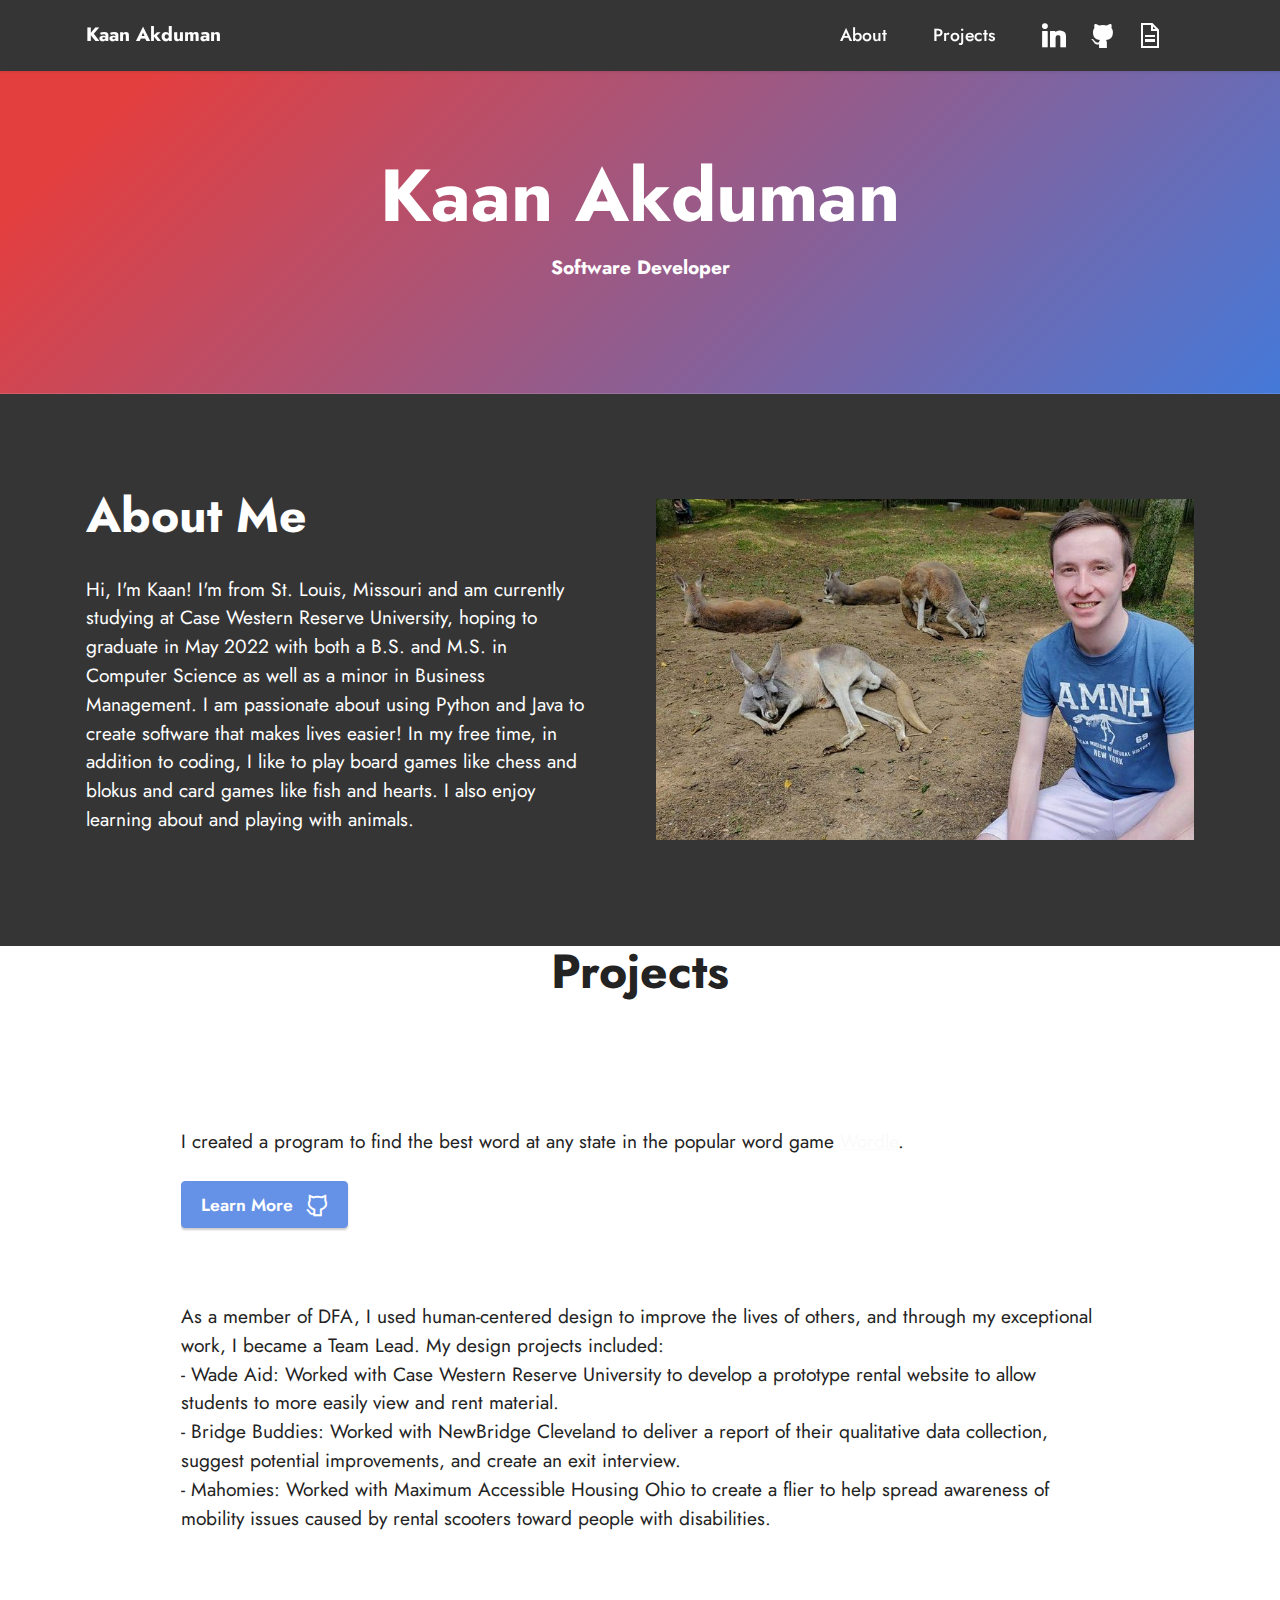
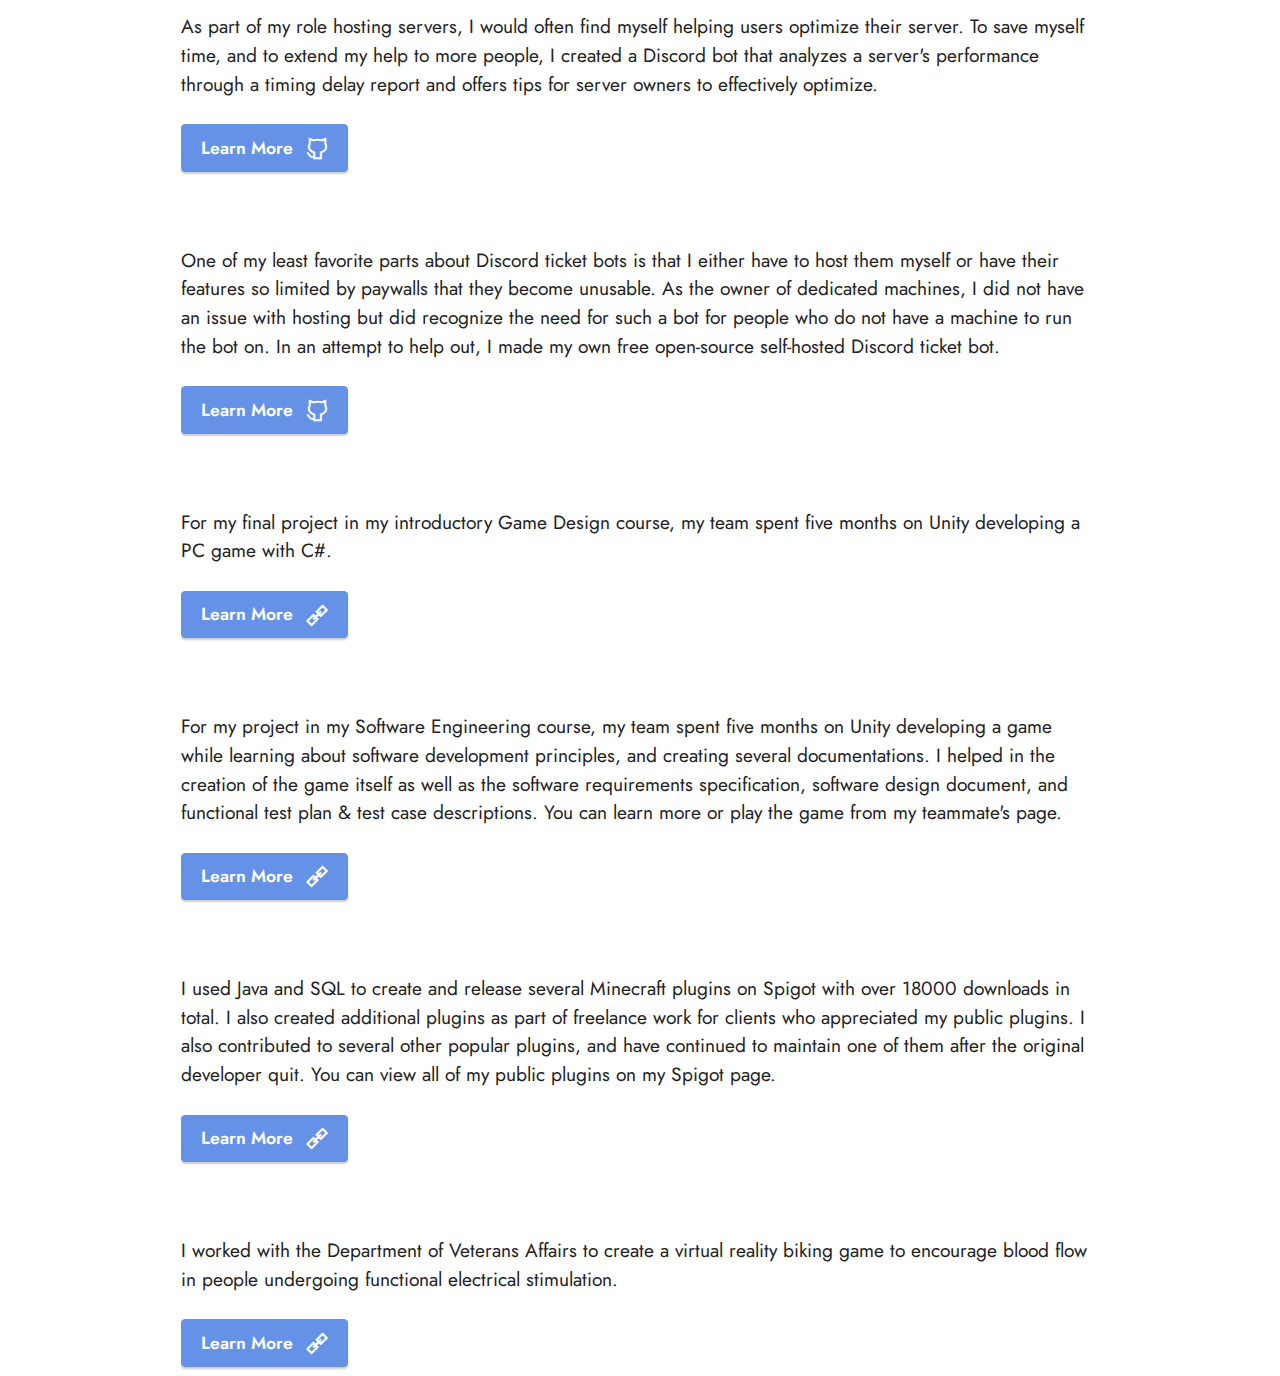
<file: index.html>
<!DOCTYPE html>
<html  >
<head>
  <!-- Site made with Mobirise Website Builder v5.6.0, https://mobirise.com -->
  <meta charset="UTF-8">
  <meta http-equiv="X-UA-Compatible" content="IE=edge">
  <meta name="generator" content="Mobirise v5.6.0, mobirise.com">
  <meta name="viewport" content="width=device-width, initial-scale=1, minimum-scale=1">
  <link rel="shortcut icon" href="assets/images/9-2-resume-picture-1.png" type="image/x-icon">
  <meta name="description" content="">
  
  
  <title>Kaan Akduman</title>
  <link rel="stylesheet" href="assets/web/assets/mobirise-icons2/mobirise2.css">
  <link rel="stylesheet" href="assets/bootstrap/css/bootstrap.min.css">
  <link rel="stylesheet" href="assets/bootstrap/css/bootstrap-grid.min.css">
  <link rel="stylesheet" href="assets/bootstrap/css/bootstrap-reboot.min.css">
  <link rel="stylesheet" href="assets/dropdown/css/style.css">
  <link rel="stylesheet" href="assets/socicon/css/styles.css">
  <link rel="stylesheet" href="assets/theme/css/style.css">
  <link rel="preload" href="https://fonts.googleapis.com/css?family=Jost:100,200,300,400,500,600,700,800,900,100i,200i,300i,400i,500i,600i,700i,800i,900i&display=swap" as="style" onload="this.onload=null;this.rel='stylesheet'">
  <noscript><link rel="stylesheet" href="https://fonts.googleapis.com/css?family=Jost:100,200,300,400,500,600,700,800,900,100i,200i,300i,400i,500i,600i,700i,800i,900i&display=swap"></noscript>
  <link rel="preload" as="style" href="assets/mobirise/css/mbr-additional.css"><link rel="stylesheet" href="assets/mobirise/css/mbr-additional.css" type="text/css">
  
  
  
  
</head>
<body>
  
  <section data-bs-version="5.1" class="menu menu3 cid-sIxyr1xHZF" once="menu" id="menu3-g">
    
    <nav class="navbar navbar-dropdown navbar-fixed-top navbar-expand-lg">
        <div class="container">
            <div class="navbar-brand">
                
                <span class="navbar-caption-wrap"><a class="navbar-caption text-danger display-7" href="index.html#top">Kaan Akduman</a></span>
            </div>
            <button class="navbar-toggler" type="button" data-toggle="collapse" data-bs-toggle="collapse" data-target="#navbarSupportedContent" data-bs-target="#navbarSupportedContent" aria-controls="navbarNavAltMarkup" aria-expanded="false" aria-label="Toggle navigation">
                <div class="hamburger">
                    <span></span>
                    <span></span>
                    <span></span>
                    <span></span>
                </div>
            </button>
            <div class="collapse navbar-collapse" id="navbarSupportedContent">
                <ul class="navbar-nav nav-dropdown nav-right" data-app-modern-menu="true"><li class="nav-item"><a class="nav-link link text-danger text-primary display-4" href="index.html#features19-19">About</a></li>
                    <li class="nav-item"><a class="nav-link link text-danger text-primary display-4" href="index.html#features18-1b">Projects</a>
                    </li></ul>
                <div class="icons-menu">
                    <a class="iconfont-wrapper" href="https://www.linkedin.com/in/kaanakduman/" target="_blank">
                        <span class="p-2 mbr-iconfont socicon-linkedin socicon"></span>
                    </a>
                    <a class="iconfont-wrapper" href="https://github.com/drbot7" target="_blank">
                        <span class="p-2 mbr-iconfont socicon-github socicon"></span>
                    </a>
                    <a class="iconfont-wrapper" href="https://kaanakduman.com/resume.pdf" target="_blank">
                        <span class="p-2 mbr-iconfont mobi-mbri-file mobi-mbri"></span>
                    </a>
                    
                </div>
                
            </div>
        </div>
    </nav>
</section>

<section data-bs-version="5.1" class="header18 cid-sIxlsQnOxu" id="header18-0">

    

    

    <div class="align-center container">
        <div class="row justify-content-center">
            <div class="col-12 col-lg-10">
                <h1 class="mbr-section-title mbr-fonts-style mbr-white mb-3 display-1"><strong>Kaan Akduman</strong></h1>
                <h2 class="mbr-section-subtitle mbr-fonts-style mbr-white mb-3 display-7"><strong>Software Developer</strong></h2>
                
                
            </div>
        </div>
    </div>
</section>

<section data-bs-version="5.1" class="features18 cid-sWrctmfauR" id="features19-19">

    

    
    <div class="container">
        <div class="row justify-content-center">
            <div class="card col-12 col-lg">
                <div class="card-wrapper">
                    <h6 class="card-title mbr-fonts-style mb-4 display-2">
                        <strong>About Me</strong></h6>
                    <p class="mbr-text mbr-fonts-style display-7">
                        Hi, I'm Kaan! I'm from St. Louis, Missouri and am currently studying at Case Western Reserve University, hoping to graduate in May 2022 with both a B.S. and M.S. in Computer Science as well as a minor in Business Management. I am passionate about using Python and Java to create software that makes lives easier! In my free time, in addition to coding, I like to play board games like chess and blokus and card games like fish and hearts. I also enjoy learning about and playing with animals.</p>
                    
                </div>
            </div>
            <div class="col-12 col-lg-6">
                <div class="image-wrapper">
                    <img src="assets/images/239907835-872431973413049-2553527885721712629-n.jpg" alt="Mobirise">
                </div>
            </div>
        </div>
    </div>
</section>

<section data-bs-version="5.1" class="features17 cid-sWrhQFulH1" id="features18-1b">

    

    
    <div class="container">
        <div class="mbr-section-head">
            <div class="col-12">
                <h4 class="mbr-section-title mbr-fonts-style align-center mb-0 display-2">
                    <strong>Projects</strong></h4>
                
            </div>
        </div>
        <div class="row mt-4">
            <div class="col-12 col-md-6">
                <div class="card-wrapper mb-4">
                    
                </div>
            </div>
            
            
            
        </div>
    </div>
</section>

<section data-bs-version="5.1" class="content15 cid-sWr69nU7z4" id="content15-z">

    

    
    <div class="container">
        <div class="row justify-content-center">
            <div class="card col-md-12 col-lg-10">
                <div class="card-wrapper">
                    <div class="card-box align-left">
                        <h4 class="card-title mbr-fonts-style mbr-white mb-3 display-5">
                            Wordle Solver</h4>
                        <p class="mbr-text mbr-fonts-style display-7">I created a program to find the best word at any state in the popular word game <a href="https://www.powerlanguage.co.uk/wordle/" class="text-white" target="_blank"><u>Wordle</u></a>.</p>
                        <div class="mbr-section-btn mt-3"><a class="btn btn-primary display-4" href="https://github.com/drbot7/wordle-solver" target="_blank"><span class="mobi-mbri mobi-mbri-github mbr-iconfont mbr-iconfont-btn"></span>Learn More&nbsp;</a></div>
                    </div>
                </div>
            </div>
        </div>
    </div>
</section>

<section data-bs-version="5.1" class="content15 cid-sWrEZ9FLoO" id="content15-1f">

    

    
    <div class="container">
        <div class="row justify-content-center">
            <div class="card col-md-12 col-lg-10">
                <div class="card-wrapper">
                    <div class="card-box align-left">
                        <h4 class="card-title mbr-fonts-style mbr-white mb-3 display-5">
                            Design for America</h4>
                        <p class="mbr-text mbr-fonts-style display-7">As a member of DFA, I used human-centered design to improve the lives of others, and through my exceptional work, I became a Team Lead. My design projects included:<br>- Wade Aid: Worked with Case Western Reserve University to develop a prototype rental website to allow students to more easily view and rent material.<br>- Bridge Buddies: Worked with NewBridge Cleveland to deliver a report of their qualitative data collection, suggest potential improvements, and create an exit interview. <br>- Mahomies: Worked with Maximum Accessible Housing Ohio to create a flier to help spread awareness of mobility issues caused by rental scooters toward people with disabilities.&nbsp;</p>
                        
                    </div>
                </div>
            </div>
        </div>
    </div>
</section>

<section data-bs-version="5.1" class="content15 cid-sWrEZH3FKY" id="content15-1g">

    

    
    <div class="container">
        <div class="row justify-content-center">
            <div class="card col-md-12 col-lg-10">
                <div class="card-wrapper">
                    <div class="card-box align-left">
                        <h4 class="card-title mbr-fonts-style mbr-white mb-3 display-5">
                            Botflop</h4>
                        <p class="mbr-text mbr-fonts-style display-7">As part of my role hosting servers, I would often find myself helping users optimize their server. To save myself time, and to extend my help to more people, I created a Discord bot that analyzes a server's performance through a timing delay report and offers tips for server owners to effectively optimize.</p>
                        <div class="mbr-section-btn mt-3"><a class="btn btn-primary display-4" href="https://github.com/Pemigrade/botflop" target="_blank"><span class="mobi-mbri mobi-mbri-github mbr-iconfont mbr-iconfont-btn"></span>Learn More&nbsp;</a></div>
                    </div>
                </div>
            </div>
        </div>
    </div>
</section>

<section data-bs-version="5.1" class="content15 cid-sWrF00IZil" id="content15-1h">

    

    
    <div class="container">
        <div class="row justify-content-center">
            <div class="card col-md-12 col-lg-10">
                <div class="card-wrapper">
                    <div class="card-box align-left">
                        <h4 class="card-title mbr-fonts-style mbr-white mb-3 display-5">
                            BirdTickets</h4>
                        <p class="mbr-text mbr-fonts-style display-7">One of my least favorite parts about Discord ticket bots is that I either have to host them myself or have their features so limited by paywalls that they become unusable. As the owner of dedicated machines, I did not have an issue with hosting but did recognize the need for such a bot for people who do not have a machine to run the bot on. In an attempt to help out, I made my own free open-source self-hosted Discord ticket bot.</p>
                        <div class="mbr-section-btn mt-3"><a class="btn btn-primary display-4" href="https://github.com/Pemigrade/BirdTickets/" target="_blank"><span class="mobi-mbri mobi-mbri-github mbr-iconfont mbr-iconfont-btn"></span>Learn More&nbsp;</a></div>
                    </div>
                </div>
            </div>
        </div>
    </div>
</section>

<section data-bs-version="5.1" class="content15 cid-sWrF0ln3CR" id="content15-1i">

    

    
    <div class="container">
        <div class="row justify-content-center">
            <div class="card col-md-12 col-lg-10">
                <div class="card-wrapper">
                    <div class="card-box align-left">
                        <h4 class="card-title mbr-fonts-style mbr-white mb-3 display-5">
                            Protect The Public</h4>
                        <p class="mbr-text mbr-fonts-style display-7">For my final project in my introductory Game Design course, my team spent five months on Unity developing a PC game with C#.&nbsp;</p>
                        <div class="mbr-section-btn mt-3"><a class="btn btn-primary display-4" href="https://ecse-csds290.itch.io/protect-the-public" target="_blank"><span class="mobi-mbri mobi-mbri-link mbr-iconfont mbr-iconfont-btn"></span>Learn More&nbsp;</a></div>
                    </div>
                </div>
            </div>
        </div>
    </div>
</section>

<section data-bs-version="5.1" class="content15 cid-sWrF0DAKTr" id="content15-1j">

    

    
    <div class="container">
        <div class="row justify-content-center">
            <div class="card col-md-12 col-lg-10">
                <div class="card-wrapper">
                    <div class="card-box align-left">
                        <h4 class="card-title mbr-fonts-style mbr-white mb-3 display-5">Human vs. Zombies</h4>
                        <p class="mbr-text mbr-fonts-style display-7">For my project in my Software Engineering course, my team spent five months on Unity developing a game while learning about software development principles, and creating several documentations. I helped in the creation of the game itself as well as the software requirements specification, software design document, and functional test plan &amp; test case descriptions. You can learn more or play the game from my teammate's page.</p>
                        <div class="mbr-section-btn mt-3"><a class="btn btn-primary display-4" href="https://jamie-booker.com/projects" target="_blank"><span class="mobi-mbri mobi-mbri-link mbr-iconfont mbr-iconfont-btn"></span>Learn More&nbsp;</a></div>
                    </div>
                </div>
            </div>
        </div>
    </div>
</section>

<section data-bs-version="5.1" class="content15 cid-sWrF1BLph6" id="content15-1l">

    

    
    <div class="container">
        <div class="row justify-content-center">
            <div class="card col-md-12 col-lg-10">
                <div class="card-wrapper">
                    <div class="card-box align-left">
                        <h4 class="card-title mbr-fonts-style mbr-white mb-3 display-5">
                            Minecraft Plugins</h4>
                        <p class="mbr-text mbr-fonts-style display-7">I used Java and SQL to create and release several Minecraft plugins on Spigot with over 18000 downloads in total. I also created additional plugins as part of freelance work for clients who appreciated my public plugins. I also contributed to several other popular plugins, and have continued to maintain one of them after the original developer quit. You can view all of my public plugins on my Spigot page.</p>
                        <div class="mbr-section-btn mt-3"><a class="btn btn-primary display-4" href="https://github.com/Pemigrade/botflop" target="_blank"><span class="mobi-mbri mobi-mbri-link mbr-iconfont mbr-iconfont-btn"></span>Learn More&nbsp;</a></div>
                    </div>
                </div>
            </div>
        </div>
    </div>
</section>

<section data-bs-version="5.1" class="content15 cid-sWr7HjSKSV" id="content15-10">

    

    
    <div class="container">
        <div class="row justify-content-center">
            <div class="card col-md-12 col-lg-10">
                <div class="card-wrapper">
                    <div class="card-box align-left">
                        <h4 class="card-title mbr-fonts-style mbr-white mb-3 display-5">
                            Cyber Cycler</h4>
                        <p class="mbr-text mbr-fonts-style display-7">I worked with the Department of Veterans Affairs to create a virtual reality biking game to encourage blood flow in people undergoing functional electrical stimulation.<br></p>
                        <div class="mbr-section-btn mt-3"><a class="btn btn-primary display-4" href="https://github.com/Pemigrade/botflop" target="_blank"><span class="mobi-mbri mobi-mbri-link mbr-iconfont mbr-iconfont-btn"></span>Learn More&nbsp;</a></div>
                    </div>
                </div>
            </div>
        </div>
    </div>
</section>
<section style="background-color: #fff; font-family: -apple-system, BlinkMacSystemFont, 'Segoe UI', 'Roboto', 'Helvetica Neue', Arial, sans-serif; color:#aaa; font-size:12px; padding: 0; align-items: center; display: flex;"><a href="https://mobirise.site" style="flex: 1 1; height: 0rem; padding-left: 1rem;"></a></section>
<script src="assets/web/assets/jquery/jquery.min.js"></script>  <script src="assets/popper/popper.min.js"></script>  <script src="assets/tether/tether.min.js"></script>  <script src="assets/bootstrap/js/bootstrap.min.js"></script>  <script src="assets/smoothscroll/smooth-scroll.js"></script>  <script src="assets/dropdown/js/nav-dropdown.js"></script>  <script src="assets/dropdown/js/navbar-dropdown.js"></script>  <script src="assets/touchswipe/jquery.touch-swipe.min.js"></script>  <script src="assets/theme/js/script.js"></script>   
  
</body>
</html>
</file>
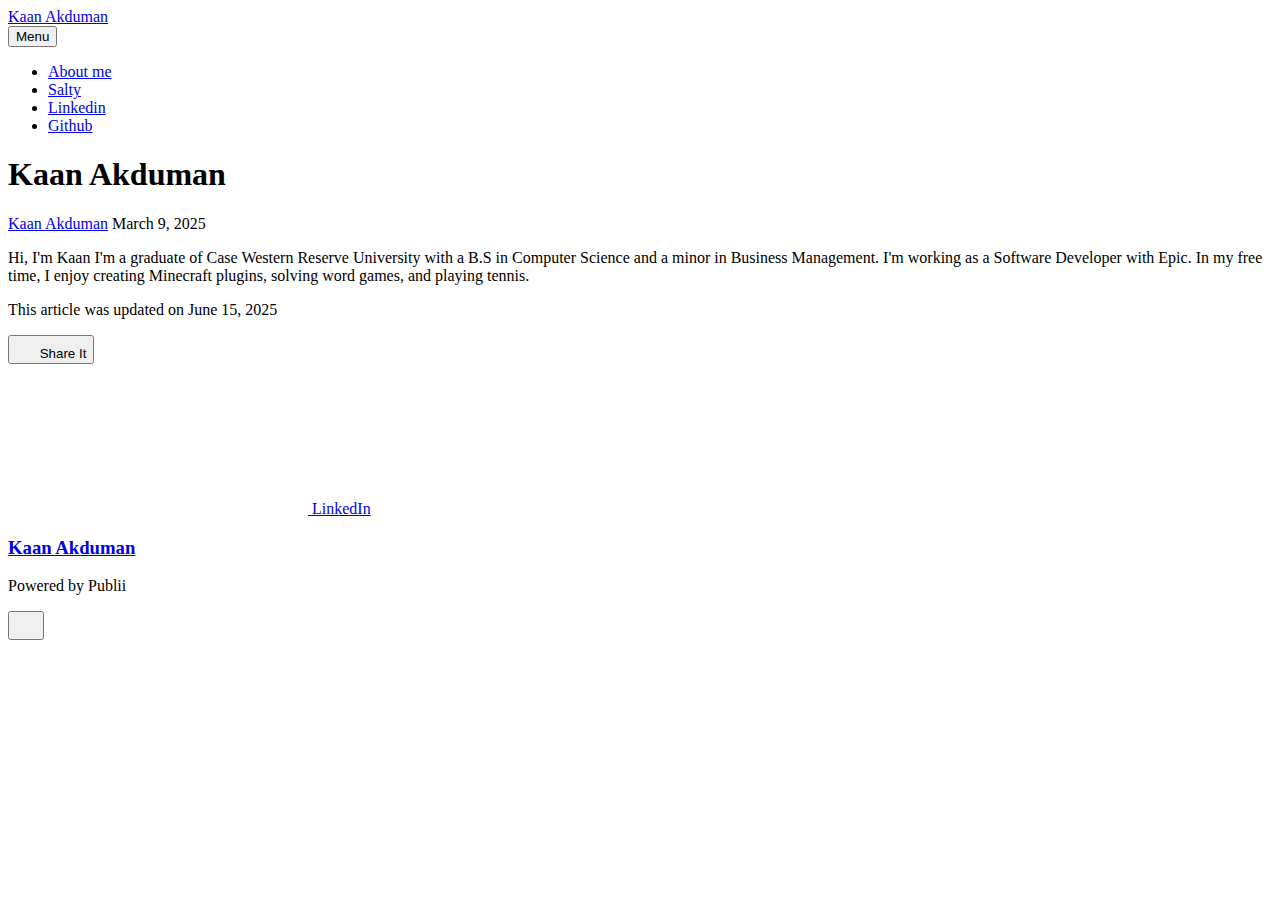
<file: kaan-akduman/index.html>
<!DOCTYPE html><html lang="en-gb"><head><meta charset="utf-8"><meta http-equiv="X-UA-Compatible" content="IE=edge"><meta name="viewport" content="width=device-width,initial-scale=1"><title>Kaan Akduman - Kaan Akduman</title><meta name="robots" content="noindex,nofollow"><meta name="generator" content="Publii Open-Source CMS for Static Site"><link rel="alternate" type="application/atom+xml" href="https://kaanakduman.com/feed.xml" title="Kaan Akduman - RSS"><link rel="alternate" type="application/json" href="https://kaanakduman.com/feed.json" title="Kaan Akduman - JSON"><link rel="stylesheet" href="https://kaanakduman.com/assets/css/style.css?v=85aaeff5bae626f22216a9466686365a"><script type="application/ld+json">{"@context":"http://schema.org","@type":"Article","mainEntityOfPage":{"@type":"WebPage","@id":"https://kaanakduman.com/kaan-akduman/"},"headline":"Kaan Akduman","datePublished":"2025-03-09T16:56-05:00","dateModified":"2025-06-15T17:56-05:00","description":"Hi, I'm Kaan I'm a graduate of Case Western Reserve University with a B.S in Computer Science and a minor in Business Management. I'm working as a Software Developer with Epic. In my free time, I enjoy creating Minecraft plugins, solving word games, and playing&hellip;","author":{"@type":"Person","name":"Kaan Akduman","url":"https://kaanakduman.com/authors/kaan-akduman/"},"publisher":{"@type":"Organization","name":"Kaan Akduman"}}</script><noscript><style>img[loading] {
                    opacity: 1;
                }</style></noscript></head><body class="post-template"><header class="top js-header"><a class="logo" href="https://kaanakduman.com/">Kaan Akduman</a><nav class="navbar js-navbar"><button class="navbar__toggle js-toggle" aria-label="Menu" aria-haspopup="true" aria-expanded="false"><span class="navbar__toggle-box"><span class="navbar__toggle-inner">Menu</span></span></button><ul class="navbar__menu"><li><a href="https://kaanakduman.com/" target="_self">About me</a></li><li><a href="https://kaanakduman.com/salty/" target="_self">Salty</a></li><li><a href="https://linkedin.com/in/kaanakduman" target="_self">Linkedin</a></li><li><a href="https://github.com/akdukaan" title="Github" target="_self">Github</a></li></ul></nav></header><main class="post"><article class="content"><div class="hero hero--noimage"><header class="hero__content"><div class="wrapper"><h1>Kaan Akduman</h1><div class="feed__meta content__meta"><a href="https://kaanakduman.com/authors/kaan-akduman/" class="feed__author">Kaan Akduman</a> <time datetime="2025-03-09T16:56" class="feed__date">March 9, 2025</time></div></div></header></div><div class="entry-wrapper content__entry"><p>Hi, I'm Kaan I'm a graduate of Case Western Reserve University with a B.S in Computer Science and a minor in Business Management. I'm working as a Software Developer with Epic. In my free time, I enjoy creating Minecraft plugins, solving word games, and playing tennis.</p></div><footer class="content__footer"><div class="entry-wrapper"><p class="content__updated">This article was updated on June 15, 2025</p><div class="content__actions"><div class="content__share"><button class="btn--icon content__share-button js-content__share-button"><svg width="20" height="20" aria-hidden="true"><use xlink:href="https://kaanakduman.com/assets/svg/svg-map.svg#share"></use></svg> <span>Share It</span></button><div class="content__share-popup js-content__share-popup"><a href="https://www.linkedin.com/sharing/share-offsite/?url=https%3A%2F%2Fkaanakduman.com%2Fkaan-akduman%2F" class="js-share linkedin" rel="nofollow noopener noreferrer"><svg class="icon" aria-hidden="true" focusable="false"><use xlink:href="https://kaanakduman.com/assets/svg/svg-map.svg#linkedin"/></svg> <span>LinkedIn</span></a></div></div></div><div class="content__bio bio"><div><h3 class="h4 bio__name"><a href="https://kaanakduman.com/authors/kaan-akduman/" rel="author">Kaan Akduman</a></h3></div></div></div></footer></article></main><footer class="footer"><div class="wrapper"><div class="footer__copyright"><p>Powered by Publii</p></div><button id="backToTop" class="footer__bttop" aria-label="Back to top" title="Back to top"><svg width="20" height="20"><use xlink:href="https://kaanakduman.com/assets/svg/svg-map.svg#toparrow"/></svg></button></div></footer><script defer="defer" src="https://kaanakduman.com/assets/js/scripts.min.js?v=ffcbea6c02c8178d10092962b235a5b0"></script><script>window.publiiThemeMenuConfig={mobileMenuMode:'sidebar',animationSpeed:300,submenuWidth: 'auto',doubleClickTime:500,mobileMenuExpandableSubmenus:true,relatedContainerForOverlayMenuSelector:'.top'};</script><script>var images = document.querySelectorAll('img[loading]');
        for (var i = 0; i < images.length; i++) {
            if (images[i].complete) {
                images[i].classList.add('is-loaded');
            } else {
                images[i].addEventListener('load', function () {
                    this.classList.add('is-loaded');
                }, false);
            }
        }</script></body></html>
</file>
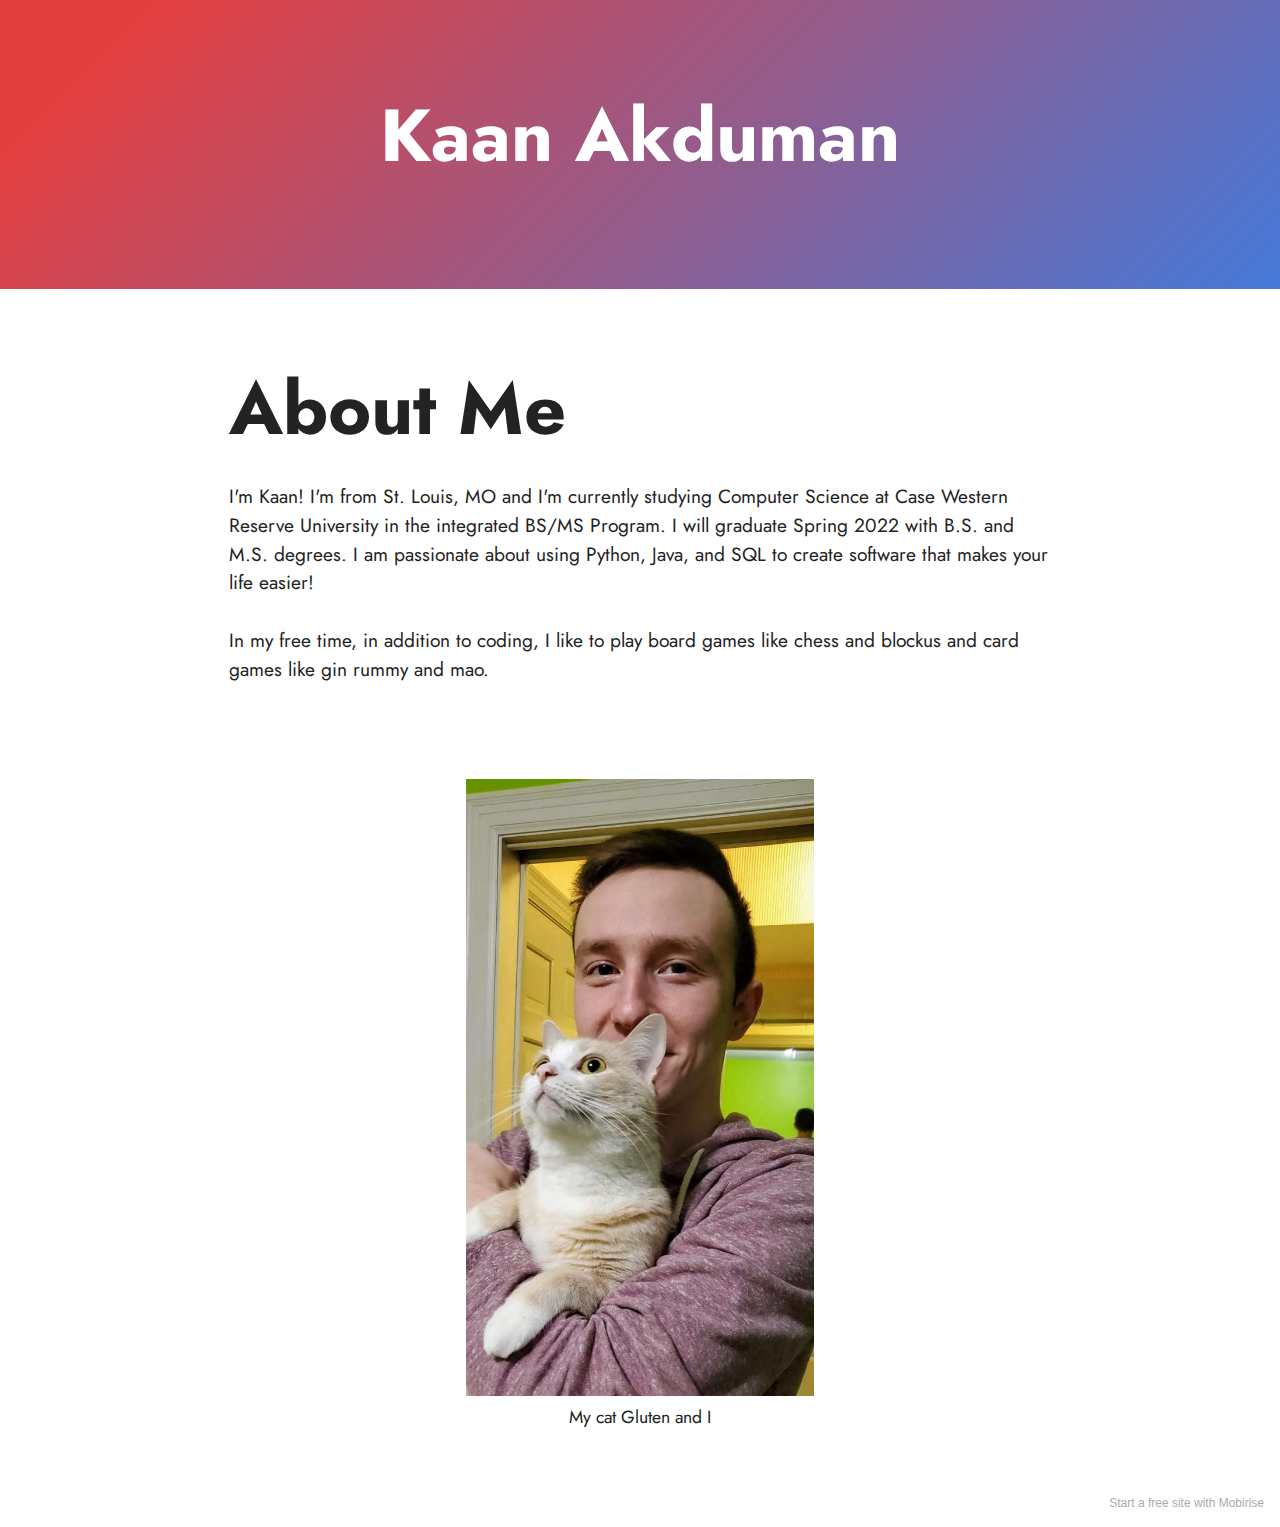
<file: Resume/index.html>
<!DOCTYPE html>
<html  >
<head>
  <!-- Site made with Mobirise Website Builder v5.3.10, https://mobirise.com -->
  <meta charset="UTF-8">
  <meta http-equiv="X-UA-Compatible" content="IE=edge">
  <meta name="generator" content="Mobirise v5.3.10, mobirise.com">
  <meta name="viewport" content="width=device-width, initial-scale=1, minimum-scale=1">
  <link rel="shortcut icon" href="assets/images/logo5.png" type="image/x-icon">
  <meta name="description" content="">
  
  
  <title>Home</title>
  <link rel="stylesheet" href="assets/tether/tether.min.css">
  <link rel="stylesheet" href="assets/bootstrap/css/bootstrap.min.css">
  <link rel="stylesheet" href="assets/bootstrap/css/bootstrap-grid.min.css">
  <link rel="stylesheet" href="assets/bootstrap/css/bootstrap-reboot.min.css">
  <link rel="stylesheet" href="assets/theme/css/style.css">
  <link rel="preload" href="https://fonts.googleapis.com/css2?family=Jost:ital,wght@0,400;0,700;1,400;1,700&display=swap&display=swap" as="style" onload="this.onload=null;this.rel='stylesheet'">
  <noscript><link rel="stylesheet" href="https://fonts.googleapis.com/css2?family=Jost:ital,wght@0,400;0,700;1,400;1,700&display=swap&display=swap"></noscript>
  <link rel="preload" as="style" href="assets/mobirise/css/mbr-additional.css"><link rel="stylesheet" href="assets/mobirise/css/mbr-additional.css" type="text/css">
  
  
  
  
</head>
<body>
  
  <section class="header18 cid-sIxlsQnOxu" id="header18-0">

    

    

    <div class="align-center container">
        <div class="row justify-content-center">
            <div class="col-12 col-lg-10">
                <h1 class="mbr-section-title mbr-fonts-style mbr-white mb-3 display-1"><strong>Kaan Akduman</strong></h1>
                
                
                
            </div>
        </div>
    </div>
</section>

<section class="content1 cid-sIxltI6rBL" id="content1-1">
    
    <div class="container">
        <div class="row justify-content-center">
            <div class="title col-12 col-md-9">
                <h3 class="mbr-section-title mbr-fonts-style align-center mb-4 display-1"><strong>About Me</strong></h3>
                <h4 class="mbr-section-subtitle align-center mbr-fonts-style mb-4 display-7">I'm Kaan! I'm from St. Louis, MO and I'm currently studying Computer Science at Case Western Reserve University in the integrated BS/MS Program. I will graduate Spring 2022 with B.S. and M.S. degrees. I am passionate about using Python, Java, and SQL to create software that makes your life easier!<br><br>In my free time, in addition to coding, I like to play board games like chess and blockus and card games like gin rummy and mao.</h4>
                
            </div>
        </div>
    </div>
</section>

<section class="image3 cid-sIxlu3zGdf" id="image3-2">
    

    

    <div class="container">
        <div class="row justify-content-center">
            <div class="col-12 col-lg-4">
                <div class="image-wrapper">
                    <img src="assets/images/img-20191229-wa0015-646x1366.jpeg" alt="Mobirise">
                    <p class="mbr-description mbr-fonts-style mt-2 align-center display-4">My cat Gluten and I</p>
                </div>
            </div>
        </div>
    </div>
</section><section style="background-color: #fff; font-family: -apple-system, BlinkMacSystemFont, 'Segoe UI', 'Roboto', 'Helvetica Neue', Arial, sans-serif; color:#aaa; font-size:12px; padding: 0; align-items: center; display: flex;"><a href="https://mobirise.site/b" style="flex: 1 1; height: 3rem; padding-left: 1rem;"></a><p style="flex: 0 0 auto; margin:0; padding-right:1rem;">Start a free <a href="https://mobirise.site/y" style="color:#aaa;">site</a> with Mobirise</p></section><script src="assets/web/assets/jquery/jquery.min.js"></script>  <script src="assets/popper/popper.min.js"></script>  <script src="assets/tether/tether.min.js"></script>  <script src="assets/bootstrap/js/bootstrap.min.js"></script>  <script src="assets/smoothscroll/smooth-scroll.js"></script>  <script src="assets/theme/js/script.js"></script>  
  
  
</body>
</html>
</file>
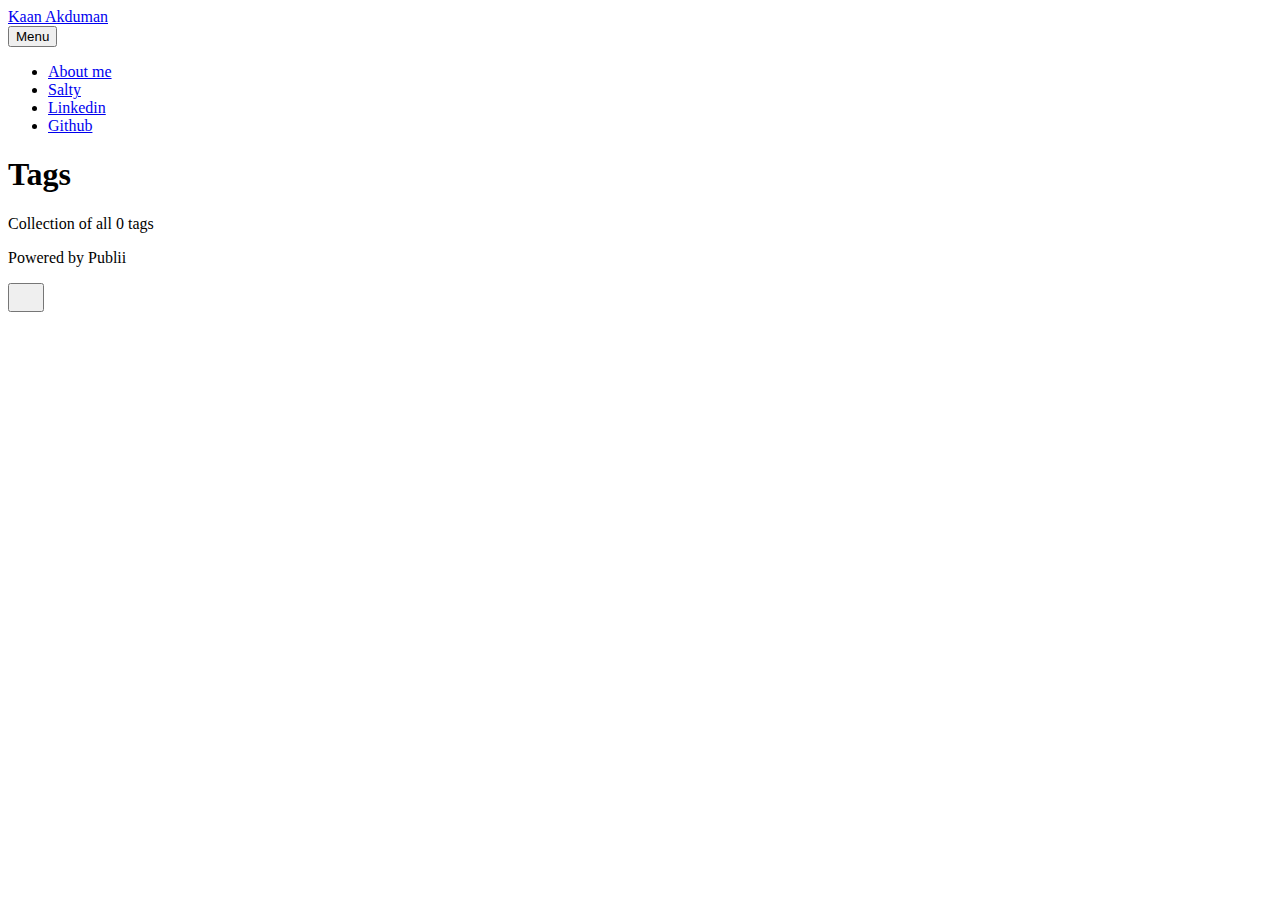
<file: tags/index.html>
<!DOCTYPE html><html lang="en-gb"><head><meta charset="utf-8"><meta http-equiv="X-UA-Compatible" content="IE=edge"><meta name="viewport" content="width=device-width,initial-scale=1"><title>All tags - Kaan Akduman</title><meta name="robots" content="noindex,nofollow"><meta name="generator" content="Publii Open-Source CMS for Static Site"><link rel="alternate" type="application/atom+xml" href="https://kaanakduman.com/feed.xml" title="Kaan Akduman - RSS"><link rel="alternate" type="application/json" href="https://kaanakduman.com/feed.json" title="Kaan Akduman - JSON"><link rel="stylesheet" href="https://kaanakduman.com/assets/css/style.css?v=85aaeff5bae626f22216a9466686365a"><script type="application/ld+json">{"@context":"http://schema.org","@type":"Organization","name":"Kaan Akduman","url":"https://kaanakduman.com/"}</script><noscript><style>img[loading] {
                    opacity: 1;
                }</style></noscript></head><body class="tags-template"><header class="top js-header"><a class="logo" href="https://kaanakduman.com/">Kaan Akduman</a><nav class="navbar js-navbar"><button class="navbar__toggle js-toggle" aria-label="Menu" aria-haspopup="true" aria-expanded="false"><span class="navbar__toggle-box"><span class="navbar__toggle-inner">Menu</span></span></button><ul class="navbar__menu"><li><a href="https://kaanakduman.com/" target="_self">About me</a></li><li><a href="https://kaanakduman.com/salty/" target="_self">Salty</a></li><li><a href="https://linkedin.com/in/kaanakduman" target="_self">Linkedin</a></li><li><a href="https://github.com/akdukaan" title="Github" target="_self">Github</a></li></ul></nav></header><main class="page page--tags"><div class="hero hero--noimage"><header class="hero__content"><div class="wrapper"><h1>Tags</h1><p class="page__desc">Collection of all 0 tags</p></div></header></div><div class="wrapper"><ul class="feed feed--grid"></ul></div></main><footer class="footer"><div class="wrapper"><div class="footer__copyright"><p>Powered by Publii</p></div><button id="backToTop" class="footer__bttop" aria-label="Back to top" title="Back to top"><svg width="20" height="20"><use xlink:href="https://kaanakduman.com/assets/svg/svg-map.svg#toparrow"/></svg></button></div></footer><script defer="defer" src="https://kaanakduman.com/assets/js/scripts.min.js?v=ffcbea6c02c8178d10092962b235a5b0"></script><script>window.publiiThemeMenuConfig={mobileMenuMode:'sidebar',animationSpeed:300,submenuWidth: 'auto',doubleClickTime:500,mobileMenuExpandableSubmenus:true,relatedContainerForOverlayMenuSelector:'.top'};</script><script>var images = document.querySelectorAll('img[loading]');
        for (var i = 0; i < images.length; i++) {
            if (images[i].complete) {
                images[i].classList.add('is-loaded');
            } else {
                images[i].addEventListener('load', function () {
                    this.classList.add('is-loaded');
                }, false);
            }
        }</script></body></html>
</file>
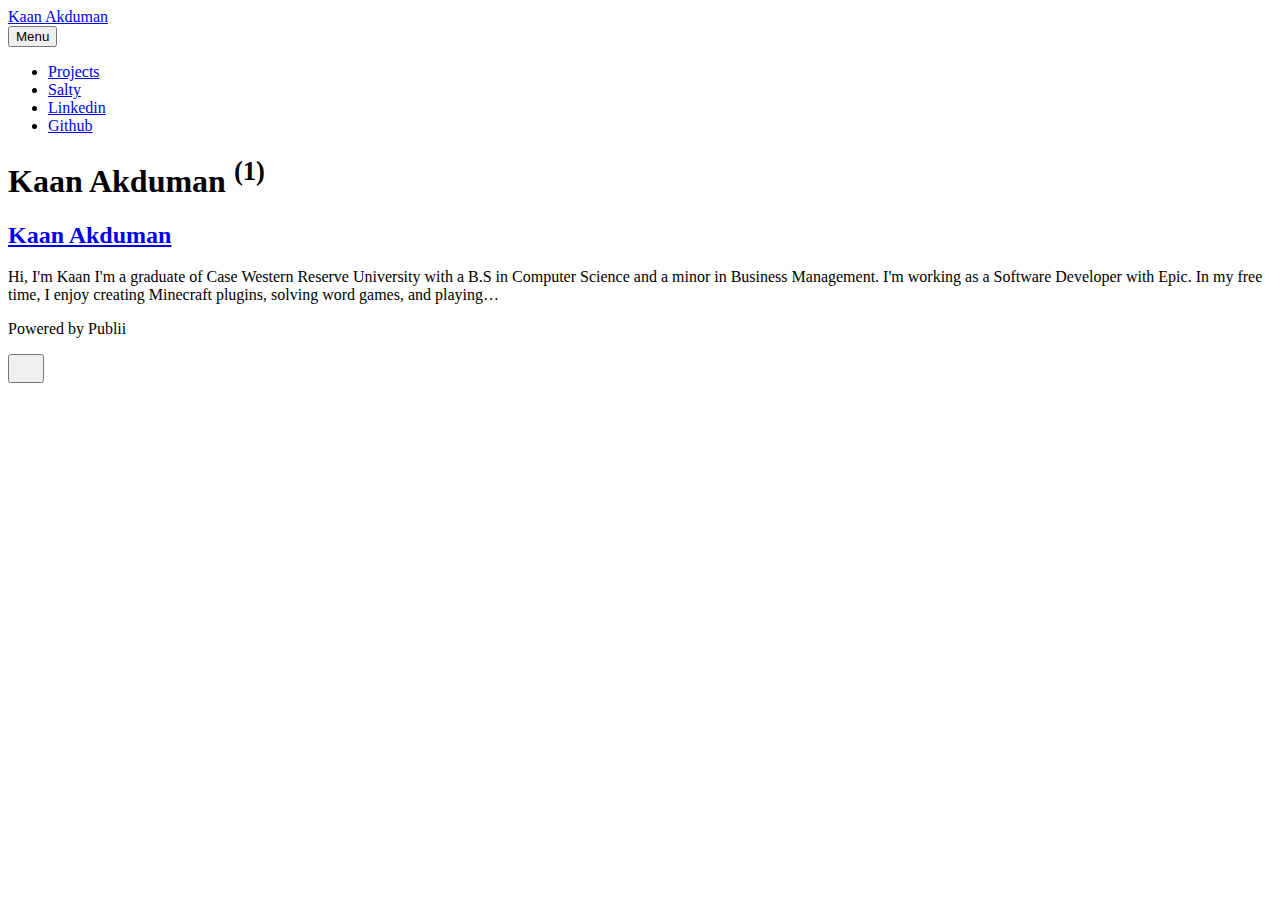
<file: authors/kaan-akduman/index.html>
<!DOCTYPE html><html lang="en-gb"><head><meta charset="utf-8"><meta http-equiv="X-UA-Compatible" content="IE=edge"><meta name="viewport" content="width=device-width,initial-scale=1"><title>Author: Kaan Akduman - Kaan Akduman</title><meta name="robots" content="noindex,nofollow"><meta name="generator" content="Publii Open-Source CMS for Static Site"><link rel="alternate" type="application/atom+xml" href="https://kaanakduman.com/feed.xml" title="Kaan Akduman - RSS"><link rel="alternate" type="application/json" href="https://kaanakduman.com/feed.json" title="Kaan Akduman - JSON"><link rel="stylesheet" href="https://kaanakduman.com/assets/css/style.css?v=85aaeff5bae626f22216a9466686365a"><script type="application/ld+json">{"@context":"http://schema.org","@type":"Organization","name":"Kaan Akduman","url":"https://kaanakduman.com/"}</script><noscript><style>img[loading] {
                    opacity: 1;
                }</style></noscript></head><body class="author-template"><header class="top js-header"><a class="logo" href="https://kaanakduman.com/">Kaan Akduman</a><nav class="navbar js-navbar"><button class="navbar__toggle js-toggle" aria-label="Menu" aria-haspopup="true" aria-expanded="false"><span class="navbar__toggle-box"><span class="navbar__toggle-inner">Menu</span></span></button><ul class="navbar__menu"><li><a href="https://kaanakduman.com/projects/" target="_self">Projects</a></li><li><a href="https://kaanakduman.com/salty/" target="_self">Salty</a></li><li><a href="https://linkedin.com/in/kaanakduman" target="_self">Linkedin</a></li><li><a href="https://github.com/akdukaan" title="Github" target="_self">Github</a></li></ul></nav></header><main class="page page--author"><div class="hero hero--noimage"><header class="hero__content"><div class="wrapper page--author__wrapper"><div><h1>Kaan Akduman <sup>(1)</sup></h1></div></div></header></div><div class="wrapper feed"><article class="feed__item feed__item--centered"><div class="feed__content"><header><div class="feed__meta"></div><h2 class="feed__title"><a href="https://kaanakduman.com/kaan-akduman/">Kaan Akduman</a></h2></header><p>Hi, I'm Kaan I'm a graduate of Case Western Reserve University with a B.S in Computer Science and a minor in Business Management. I'm working as a Software Developer with Epic. In my free time, I enjoy creating Minecraft plugins, solving word games, and playing&hellip;</p></div></article></div></main><footer class="footer"><div class="wrapper"><div class="footer__copyright"><p>Powered by Publii</p></div><button id="backToTop" class="footer__bttop" aria-label="Back to top" title="Back to top"><svg width="20" height="20"><use xlink:href="https://kaanakduman.com/assets/svg/svg-map.svg#toparrow"/></svg></button></div></footer><script defer="defer" src="https://kaanakduman.com/assets/js/scripts.min.js?v=ffcbea6c02c8178d10092962b235a5b0"></script><script>window.publiiThemeMenuConfig={mobileMenuMode:'sidebar',animationSpeed:300,submenuWidth: 'auto',doubleClickTime:500,mobileMenuExpandableSubmenus:true,relatedContainerForOverlayMenuSelector:'.top'};</script><script>var images = document.querySelectorAll('img[loading]');
        for (var i = 0; i < images.length; i++) {
            if (images[i].complete) {
                images[i].classList.add('is-loaded');
            } else {
                images[i].addEventListener('load', function () {
                    this.classList.add('is-loaded');
                }, false);
            }
        }</script></body></html>
</file>
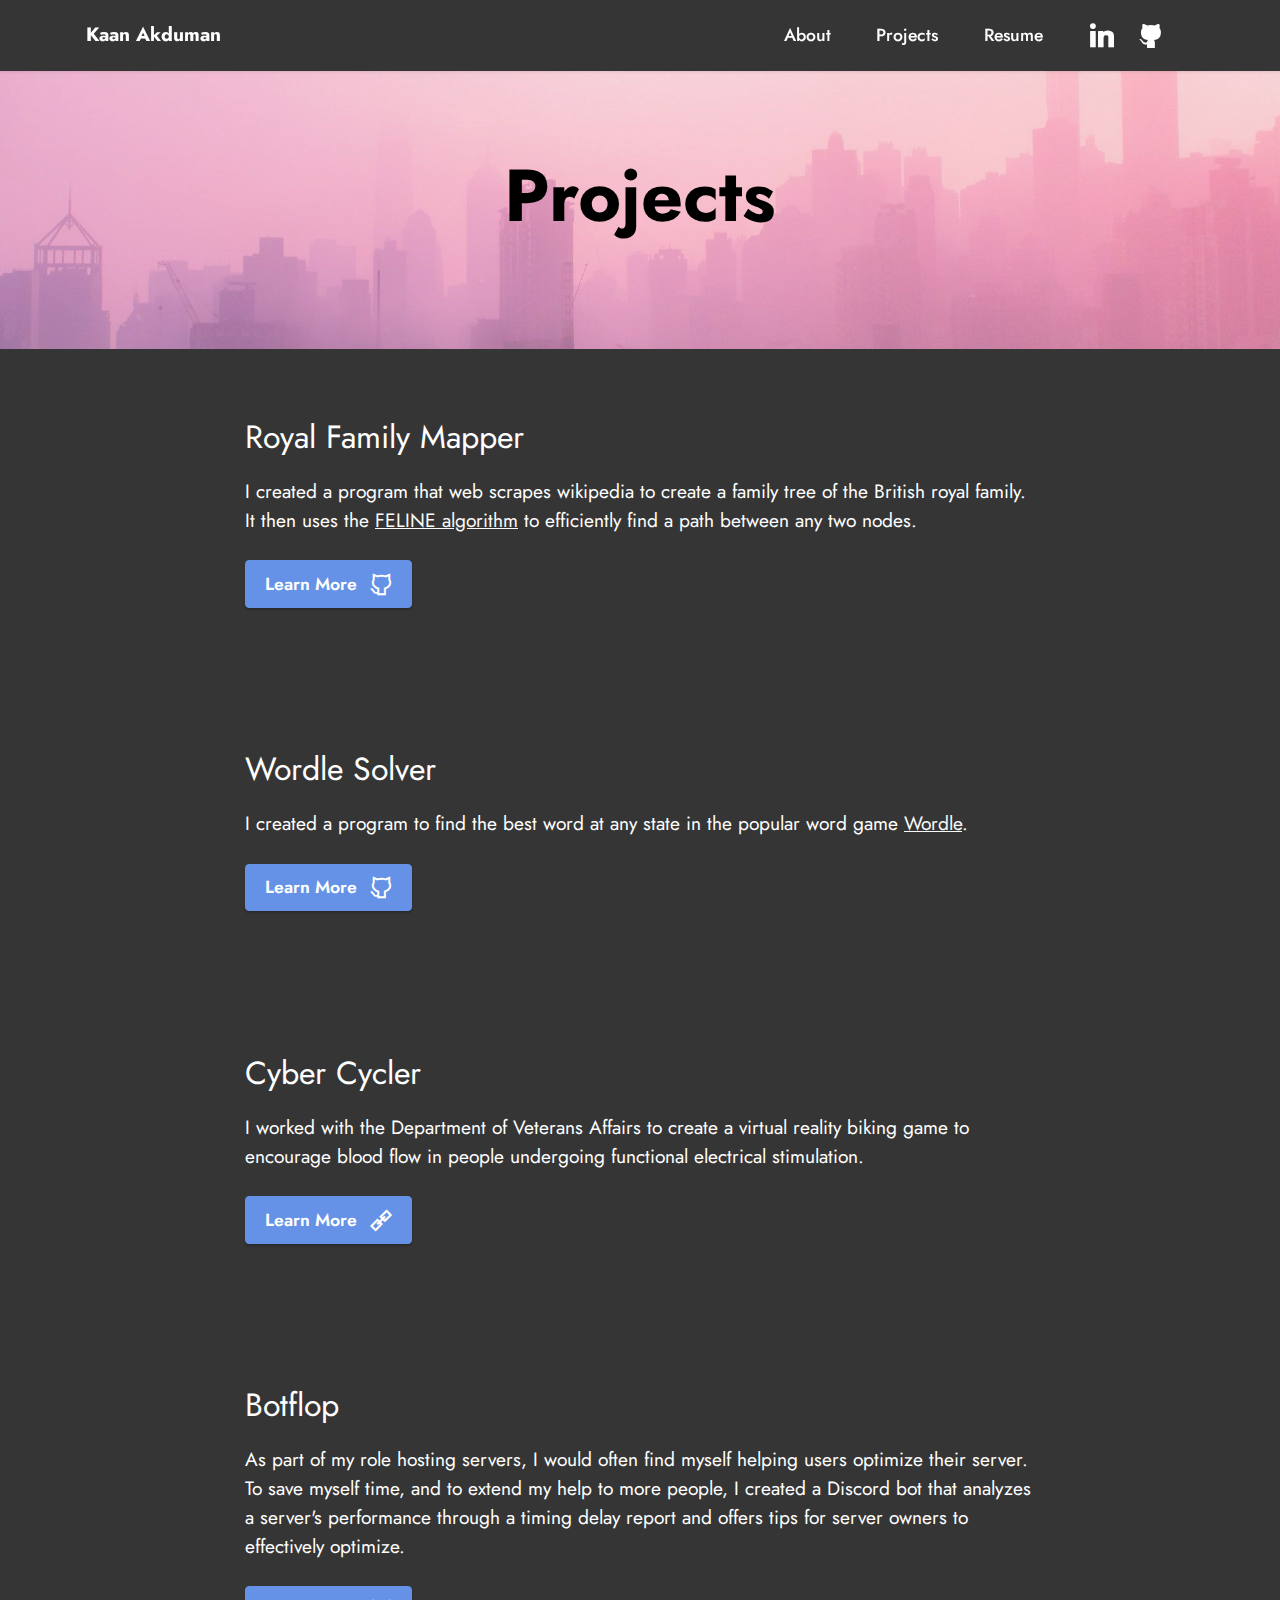
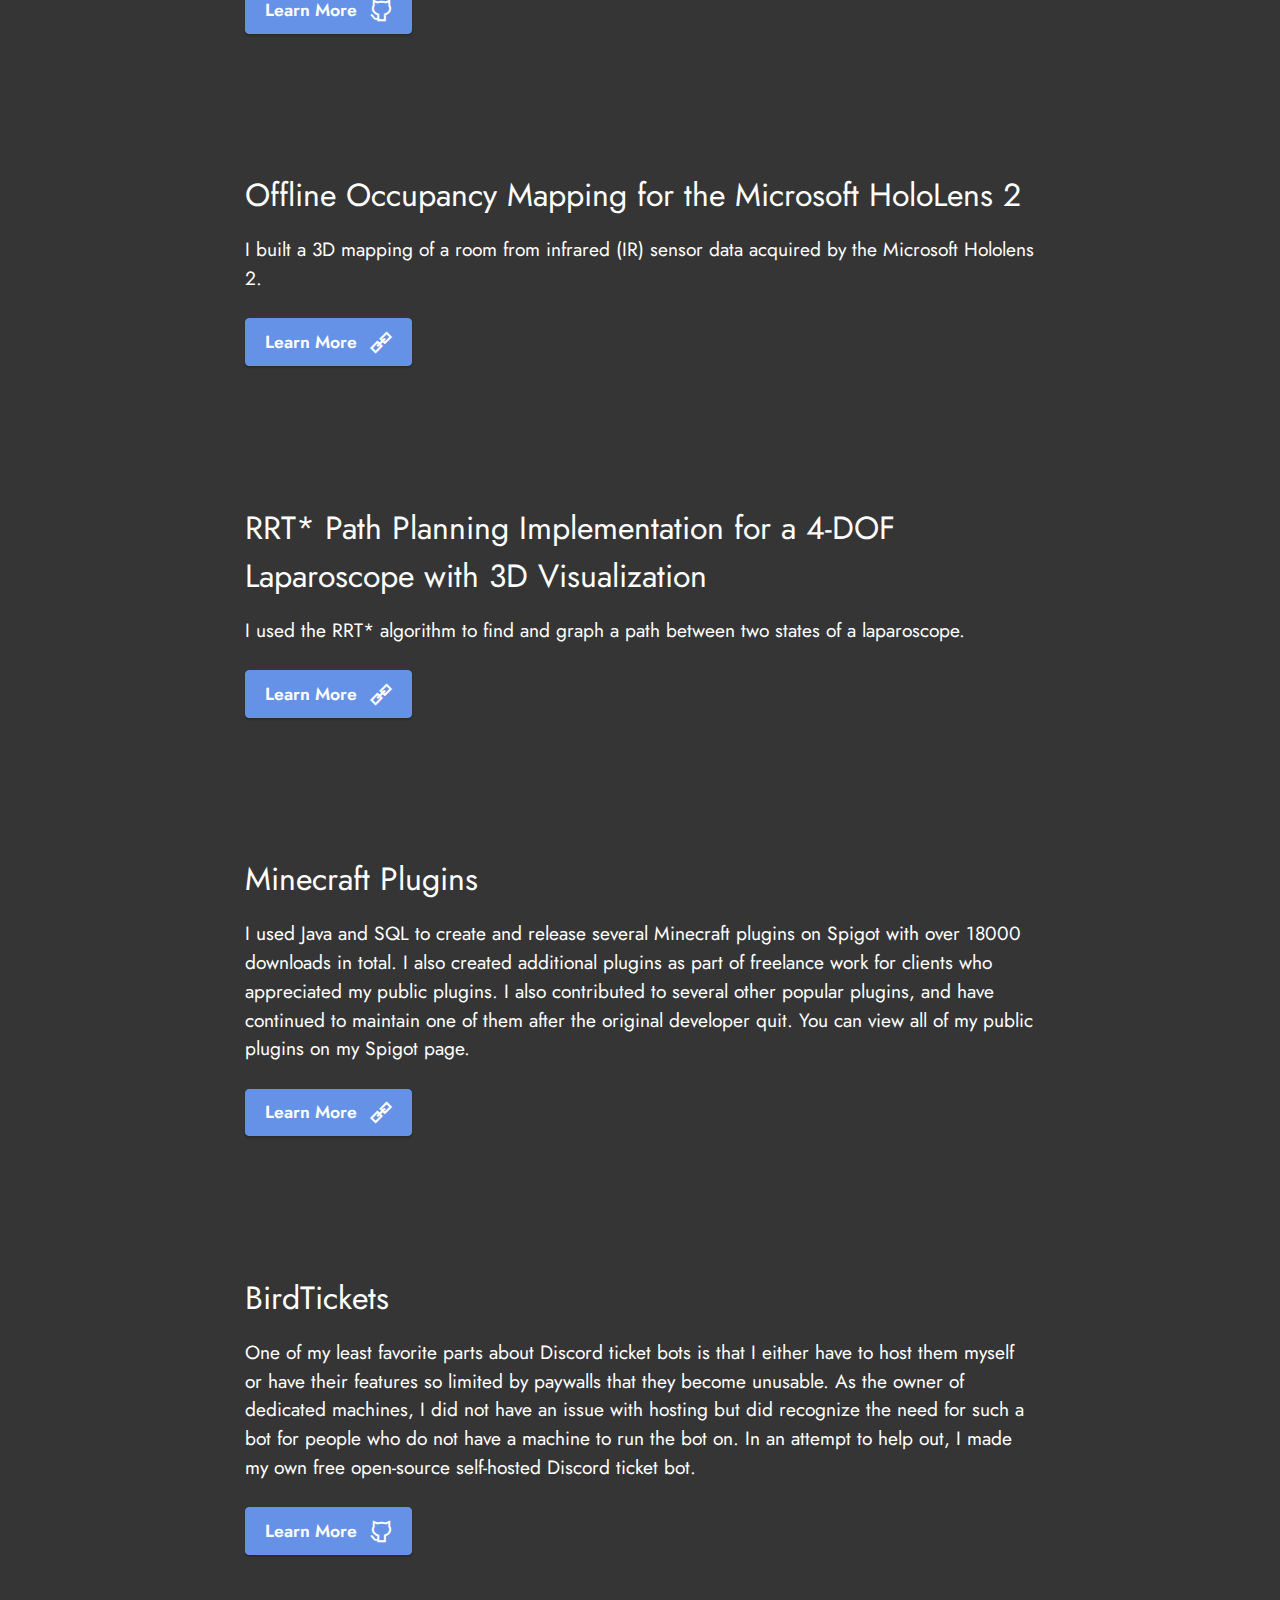
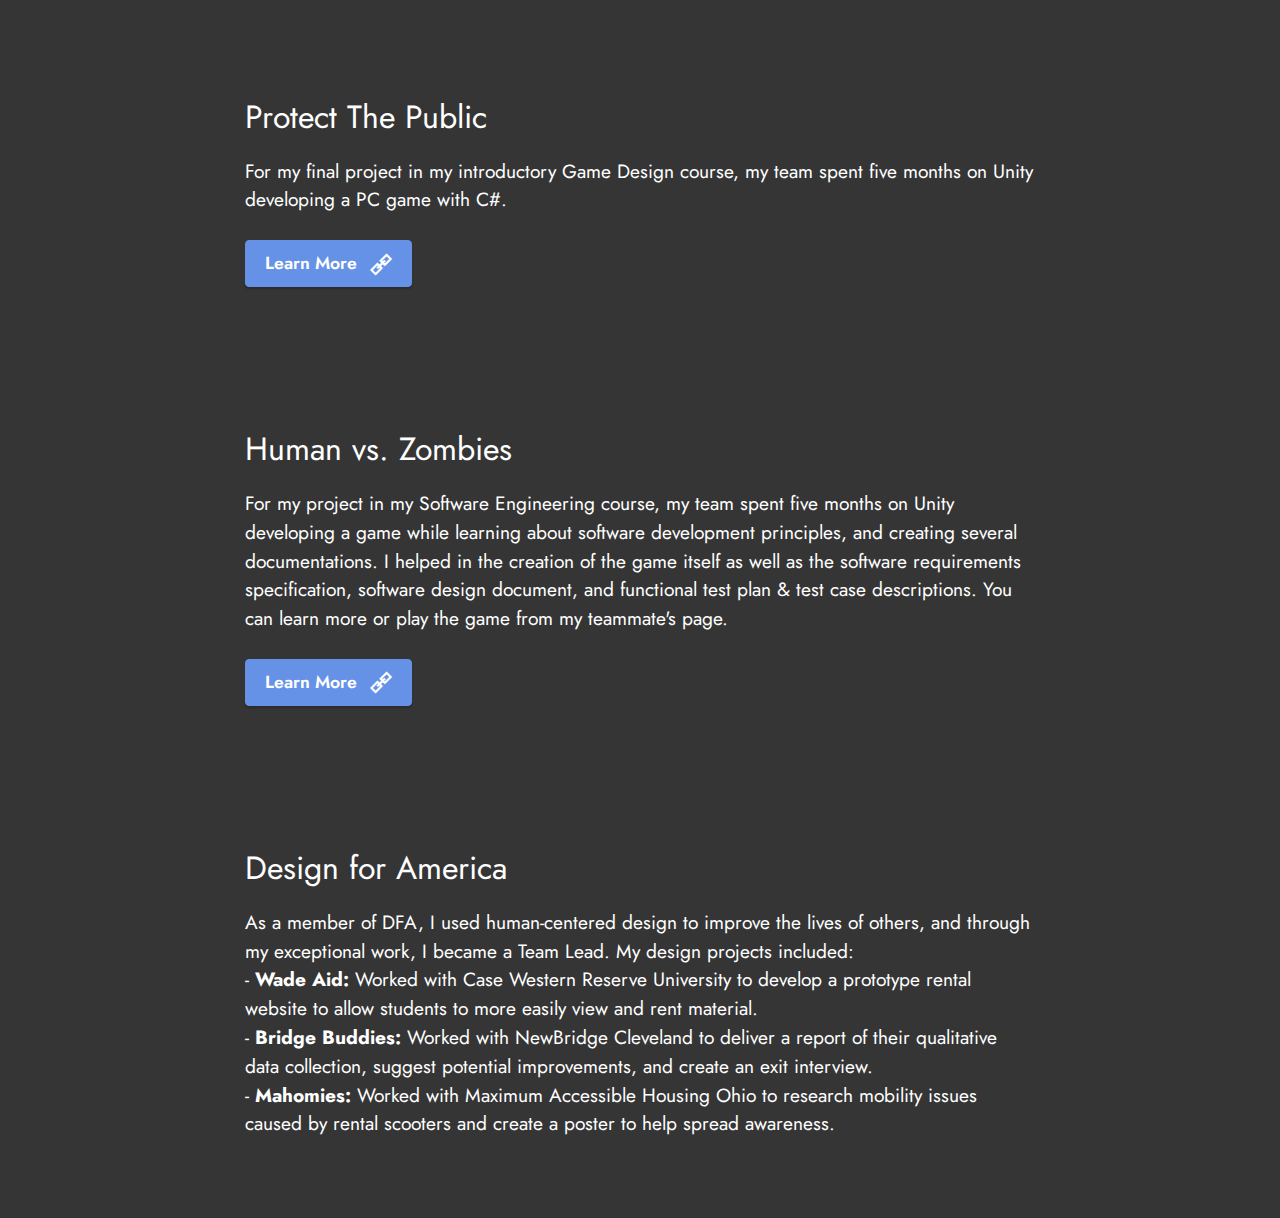
<file: projects.html>
<!DOCTYPE html>
<html  >
<head>
  <!-- Site made with Mobirise Website Builder v5.6.0, https://mobirise.com -->
  <meta charset="UTF-8">
  <meta http-equiv="X-UA-Compatible" content="IE=edge">
  <meta name="generator" content="Mobirise v5.6.0, mobirise.com">
  <meta name="viewport" content="width=device-width, initial-scale=1, minimum-scale=1">
  <link rel="shortcut icon" href="assets/images/9-2-resume-picture-1.png" type="image/x-icon">
  <meta name="description" content="">
  
  
  <title>Projects</title>
  <link rel="stylesheet" href="assets/web/assets/mobirise-icons2/mobirise2.css">
  <link rel="stylesheet" href="assets/bootstrap/css/bootstrap.min.css">
  <link rel="stylesheet" href="assets/bootstrap/css/bootstrap-grid.min.css">
  <link rel="stylesheet" href="assets/bootstrap/css/bootstrap-reboot.min.css">
  <link rel="stylesheet" href="assets/parallax/jarallax.css">
  <link rel="stylesheet" href="assets/dropdown/css/style.css">
  <link rel="stylesheet" href="assets/socicon/css/styles.css">
  <link rel="stylesheet" href="assets/theme/css/style.css">
  <link rel="preload" href="https://fonts.googleapis.com/css?family=Jost:100,200,300,400,500,600,700,800,900,100i,200i,300i,400i,500i,600i,700i,800i,900i&display=swap" as="style" onload="this.onload=null;this.rel='stylesheet'">
  <noscript><link rel="stylesheet" href="https://fonts.googleapis.com/css?family=Jost:100,200,300,400,500,600,700,800,900,100i,200i,300i,400i,500i,600i,700i,800i,900i&display=swap"></noscript>
  <link rel="preload" as="style" href="assets/mobirise/css/mbr-additional.css"><link rel="stylesheet" href="assets/mobirise/css/mbr-additional.css" type="text/css">
  
  
  
  
</head>
<body>
  
  <section data-bs-version="5.1" class="menu menu3 cid-sWuRqfyGe7" once="menu" id="menu3-20">
    
    <nav class="navbar navbar-dropdown navbar-fixed-top navbar-expand-lg">
        <div class="container">
            <div class="navbar-brand">
                
                <span class="navbar-caption-wrap"><a class="navbar-caption text-danger text-primary display-7" href="index.html">Kaan Akduman</a></span>
            </div>
            <button class="navbar-toggler" type="button" data-toggle="collapse" data-bs-toggle="collapse" data-target="#navbarSupportedContent" data-bs-target="#navbarSupportedContent" aria-controls="navbarNavAltMarkup" aria-expanded="false" aria-label="Toggle navigation">
                <div class="hamburger">
                    <span></span>
                    <span></span>
                    <span></span>
                    <span></span>
                </div>
            </button>
            <div class="collapse navbar-collapse" id="navbarSupportedContent">
                <ul class="navbar-nav nav-dropdown nav-right" data-app-modern-menu="true"><li class="nav-item"><a class="nav-link link text-danger text-primary display-4" href="index.html">About</a></li>
                    <li class="nav-item"><a class="nav-link link text-danger text-primary display-4" href="projects.html">Projects</a>
                    </li><li class="nav-item"><a class="nav-link link text-danger text-primary display-4" href="https://kaanakduman.com/resume.pdf" target="_blank">Resume</a></li></ul>
                <div class="icons-menu">
                    <a class="iconfont-wrapper" href="https://www.linkedin.com/in/kaanakduman/" target="_blank">
                        <span class="p-2 mbr-iconfont socicon-linkedin socicon"></span>
                    </a>
                    <a class="iconfont-wrapper" href="https://github.com/drbot7" target="_blank">
                        <span class="p-2 mbr-iconfont socicon-github socicon"></span>
                    </a>
                    
                    
                </div>
                
            </div>
        </div>
    </nav>
</section>

<section data-bs-version="5.1" class="header13 cid-sWuTWK7nFS mbr-parallax-background" id="header13-2f">

    

    <div class="mbr-overlay" style="opacity: 0.2; background-color: rgb(255, 255, 255);"></div>

    <div class="align-center container">
        <div class="row justify-content-center">
            <div class="col-12 col-lg-10">
                <h1 class="mbr-section-title mbr-fonts-style mb-3 display-1"><strong>Projects</strong></h1>
                
                
                
                
            </div>
        </div>
    </div>
</section>

<section data-bs-version="5.1" class="content15 cid-sWuRqgktzD" id="content15-24">

    
    <div class="container">
        <div class="row justify-content-center">
            <div class="card col-md-12 col-lg-10">
                <div class="card-wrapper">
                    <div class="card-box align-left">
                        <h4 class="card-title mbr-fonts-style mbr-white mb-3 display-5">
                            Royal Family Mapper</h4>
                        <p class="mbr-text mbr-fonts-style display-7">I created a program that web scrapes wikipedia to create a family tree of the British royal family. It then uses the <a href="https://openproceedings.org/EDBT/2014/paper_166.pdf" class="text-white text-primary" target="_blank"><u>FELINE algorithm</u></a> to efficiently find a path between any two nodes.</p>
                        <div class="mbr-section-btn mt-3"><a class="btn btn-primary display-4" href="https://github.com/drbot7/royal-family-mapper" target="_blank"><span class="mobi-mbri mobi-mbri-github mbr-iconfont mbr-iconfont-btn"></span>Learn More&nbsp;</a></div>
                    </div>
                </div>
            </div>
        </div>
    </div>
</section>

<section data-bs-version="5.1" class="content15 cid-sWuRqh9Gze" id="content15-2b">
    
    <div class="container">
        <div class="row justify-content-center">
            <div class="card col-md-12 col-lg-10">
                <div class="card-wrapper">
                    <div class="card-box align-left">
                        <h4 class="card-title mbr-fonts-style mbr-white mb-3 display-5">
                            Wordle Solver</h4>
                        <p class="mbr-text mbr-fonts-style display-7">I created a program to find the best word at any state in the popular word game <a href="https://www.nytimes.com/games/wordle/index.html" class="text-white text-primary" target="_blank"><u>Wordle</u></a>.</p>
                        <div class="mbr-section-btn mt-3"><a class="btn btn-primary display-4" href="https://github.com/drbot7/wordle-solver" target="_blank"><span class="mobi-mbri mobi-mbri-github mbr-iconfont mbr-iconfont-btn"></span>Learn More&nbsp;</a></div>
                    </div>
                </div>
            </div>
        </div>
    </div>
</section>

<section data-bs-version="5.1" class="content15 cid-sWuRqh9Gze" id="content15-2b">

    

    
    <div class="container">
        <div class="row justify-content-center">
            <div class="card col-md-12 col-lg-10">
                <div class="card-wrapper">
                    <div class="card-box align-left">
                        <h4 class="card-title mbr-fonts-style mbr-white mb-3 display-5">
                            Cyber Cycler</h4>
                        <p class="mbr-text mbr-fonts-style display-7">I worked with the Department of Veterans Affairs to create a virtual reality biking game to encourage blood flow in people undergoing functional electrical stimulation.<br></p>
                        <div class="mbr-section-btn mt-3"><a class="btn btn-primary display-4" href="https://cwru-ecse390.itch.io/cyber-cycler-f2021-team-5" target="_blank"><span class="mobi-mbri mobi-mbri-link mbr-iconfont mbr-iconfont-btn"></span>Learn More&nbsp;</a></div>
                    </div>
                </div>
            </div>
        </div>
    </div>
</section>

<section data-bs-version="5.1" class="content15 cid-sWuRqgycFN" id="content15-26">

    

    
    <div class="container">
        <div class="row justify-content-center">
            <div class="card col-md-12 col-lg-10">
                <div class="card-wrapper">
                    <div class="card-box align-left">
                        <h4 class="card-title mbr-fonts-style mbr-white mb-3 display-5">
                            Botflop</h4>
                        <p class="mbr-text mbr-fonts-style display-7">As part of my role hosting servers, I would often find myself helping users optimize their server. To save myself time, and to extend my help to more people, I created a Discord bot that analyzes a server's performance through a timing delay report and offers tips for server owners to effectively optimize.</p>
                        <div class="mbr-section-btn mt-3"><a class="btn btn-primary display-4" href="https://github.com/Pemigrade/botflop" target="_blank"><span class="mobi-mbri mobi-mbri-github mbr-iconfont mbr-iconfont-btn"></span>Learn More&nbsp;</a></div>
                    </div>
                </div>
            </div>
        </div>
    </div>
</section>

<section data-bs-version="5.1" class="content15 cid-sWuRqh2Rda" id="content15-2a">

    
  
      <div class="container">
        <div class="row justify-content-center">
            <div class="card col-md-12 col-lg-10">
                <div class="card-wrapper">
                    <div class="card-box align-left">
                        <h4 class="card-title mbr-fonts-style mbr-white mb-3 display-5">
                            Offline Occupancy Mapping for the Microsoft HoloLens 2</h4>
                        <p class="mbr-text mbr-fonts-style display-7">I built a 3D mapping of a room from infrared (IR) sensor data acquired by the Microsoft Hololens 2.</p>
                        <div class="mbr-section-btn mt-3"><a class="btn btn-primary display-4" href="https://kaanakduman.com/an-offline-occupancy-mapping-implementation-for-the-microsoft-hololens2.pdf" target="_blank"><span class="mobi-mbri mobi-mbri-link mbr-iconfont mbr-iconfont-btn"></span>Learn More&nbsp;</a></div>
                    </div>
                </div>
            </div>
        </div>
    </div>
</section>

<section data-bs-version="5.1" class="content15 cid-sWuRqh2Rda" id="content15-2a">
  
        <div class="container">
        <div class="row justify-content-center">
            <div class="card col-md-12 col-lg-10">
                <div class="card-wrapper">
                    <div class="card-box align-left">
                        <h4 class="card-title mbr-fonts-style mbr-white mb-3 display-5">
                            RRT* Path Planning Implementation for a 4-DOF Laparoscope with 3D Visualization</h4>
                        <p class="mbr-text mbr-fonts-style display-7">I used the RRT* algorithm to find and graph a path between two states of a laparoscope.</p>
                        <div class="mbr-section-btn mt-3"><a class="btn btn-primary display-4" href="https://kaanakduman.com/an-rrtstar-path-planning%20implementation-for-a-4-dof-laparoscope-with-3d-visualization.pdf" target="_blank"><span class="mobi-mbri mobi-mbri-link mbr-iconfont mbr-iconfont-btn"></span>Learn More&nbsp;</a></div>
                    </div>
                </div>
            </div>
        </div>
    </div>
</section>

<section data-bs-version="5.1" class="content15 cid-sWuRqh2Rda" id="content15-2a">

    
    <div class="container">
        <div class="row justify-content-center">
            <div class="card col-md-12 col-lg-10">
                <div class="card-wrapper">
                    <div class="card-box align-left">
                        <h4 class="card-title mbr-fonts-style mbr-white mb-3 display-5">
                            Minecraft Plugins</h4>
                        <p class="mbr-text mbr-fonts-style display-7">I used Java and SQL to create and release several Minecraft plugins on Spigot with over 18000 downloads in total. I also created additional plugins as part of freelance work for clients who appreciated my public plugins. I also contributed to several other popular plugins, and have continued to maintain one of them after the original developer quit. You can view all of my public plugins on my Spigot page.</p>
                        <div class="mbr-section-btn mt-3"><a class="btn btn-primary display-4" href="https://www.spigotmc.org/members/drbot.460148/#resources" target="_blank"><span class="mobi-mbri mobi-mbri-link mbr-iconfont mbr-iconfont-btn"></span>Learn More&nbsp;</a></div>
                    </div>
                </div>
            </div>
        </div>
    </div>
</section>

<section data-bs-version="5.1" class="content15 cid-sWuRqgEVTU" id="content15-27">

    

    
    <div class="container">
        <div class="row justify-content-center">
            <div class="card col-md-12 col-lg-10">
                <div class="card-wrapper">
                    <div class="card-box align-left">
                        <h4 class="card-title mbr-fonts-style mbr-white mb-3 display-5">
                            BirdTickets</h4>
                        <p class="mbr-text mbr-fonts-style display-7">One of my least favorite parts about Discord ticket bots is that I either have to host them myself or have their features so limited by paywalls that they become unusable. As the owner of dedicated machines, I did not have an issue with hosting but did recognize the need for such a bot for people who do not have a machine to run the bot on. In an attempt to help out, I made my own free open-source self-hosted Discord ticket bot.</p>
                        <div class="mbr-section-btn mt-3"><a class="btn btn-primary display-4" href="https://github.com/Pemigrade/BirdTickets/" target="_blank"><span class="mobi-mbri mobi-mbri-github mbr-iconfont mbr-iconfont-btn"></span>Learn More&nbsp;</a></div>
                    </div>
                </div>
            </div>
        </div>
    </div>
</section>

<section data-bs-version="5.1" class="content15 cid-sWuRqgLCd4" id="content15-28">

    

    
    <div class="container">
        <div class="row justify-content-center">
            <div class="card col-md-12 col-lg-10">
                <div class="card-wrapper">
                    <div class="card-box align-left">
                        <h4 class="card-title mbr-fonts-style mbr-white mb-3 display-5">
                            Protect The Public</h4>
                        <p class="mbr-text mbr-fonts-style display-7">For my final project in my introductory Game Design course, my team spent five months on Unity developing a PC game with C#.&nbsp;</p>
                        <div class="mbr-section-btn mt-3"><a class="btn btn-primary display-4" href="https://ecse-csds290.itch.io/protect-the-public" target="_blank"><span class="mobi-mbri mobi-mbri-link mbr-iconfont mbr-iconfont-btn"></span>Learn More&nbsp;</a></div>
                    </div>
                </div>
            </div>
        </div>
    </div>
</section>

<section data-bs-version="5.1" class="content15 cid-sWuRqgUxcz" id="content15-29">

    

    
    <div class="container">
        <div class="row justify-content-center">
            <div class="card col-md-12 col-lg-10">
                <div class="card-wrapper">
                    <div class="card-box align-left">
                        <h4 class="card-title mbr-fonts-style mbr-white mb-3 display-5">Human vs. Zombies</h4>
                        <p class="mbr-text mbr-fonts-style display-7">For my project in my Software Engineering course, my team spent five months on Unity developing a game while learning about software development principles, and creating several documentations. I helped in the creation of the game itself as well as the software requirements specification, software design document, and functional test plan &amp; test case descriptions. You can learn more or play the game from my teammate's page.</p>
                        <div class="mbr-section-btn mt-3"><a class="btn btn-primary display-4" href="https://jamie-booker.com/projects" target="_blank"><span class="mobi-mbri mobi-mbri-link mbr-iconfont mbr-iconfont-btn"></span>Learn More&nbsp;</a></div>
                    </div>
                </div>
            </div>
        </div>
    </div>
</section>

<section data-bs-version="5.1" class="content15 cid-sWuRqgsCNH" id="content15-25">

    

    
    <div class="container">
        <div class="row justify-content-center">
            <div class="card col-md-12 col-lg-10">
                <div class="card-wrapper">
                    <div class="card-box align-left">
                        <h4 class="card-title mbr-fonts-style mbr-white mb-3 display-5">
                            Design for America</h4>
                        <p class="mbr-text mbr-fonts-style display-7">As a member of DFA, I used human-centered design to improve the lives of others, and through my exceptional work, I became a Team Lead. My design projects included:<br>- <strong>Wade Aid:</strong> Worked with Case Western Reserve University to develop a prototype rental website to allow students to more easily view and rent material.<br>- <strong>Bridge Buddies:</strong> Worked with NewBridge Cleveland to deliver a report of their qualitative data collection, suggest potential improvements, and create an exit interview. <br>- <strong>Mahomies:</strong> Worked with Maximum Accessible Housing Ohio to research mobility issues caused by rental scooters and create a poster to help spread awareness.</p>
                        
                    </div>
                </div>
            </div>
        </div>
    </div>
</section>
<section style="background-color: #fff; font-family: -apple-system, BlinkMacSystemFont, 'Segoe UI', 'Roboto', 'Helvetica Neue', Arial, sans-serif; color:#aaa; font-size:12px; padding: 0; align-items: center; display: flex;"><a href="https://mobirise.site" style="flex: 1 1; height: 0rem; padding-left: 1rem;"></a></section>
<script src="assets/web/assets/jquery/jquery.min.js"></script>  <script src="assets/popper/popper.min.js"></script>  <script src="assets/tether/tether.min.js"></script>  <script src="assets/bootstrap/js/bootstrap.min.js"></script>  <script src="assets/smoothscroll/smooth-scroll.js"></script>  <script src="assets/dropdown/js/nav-dropdown.js"></script>  <script src="assets/dropdown/js/navbar-dropdown.js"></script>  <script src="assets/touchswipe/jquery.touch-swipe.min.js"></script>  <script src="assets/theme/js/script.js"></script>  
  
</body>
</html>
</file>
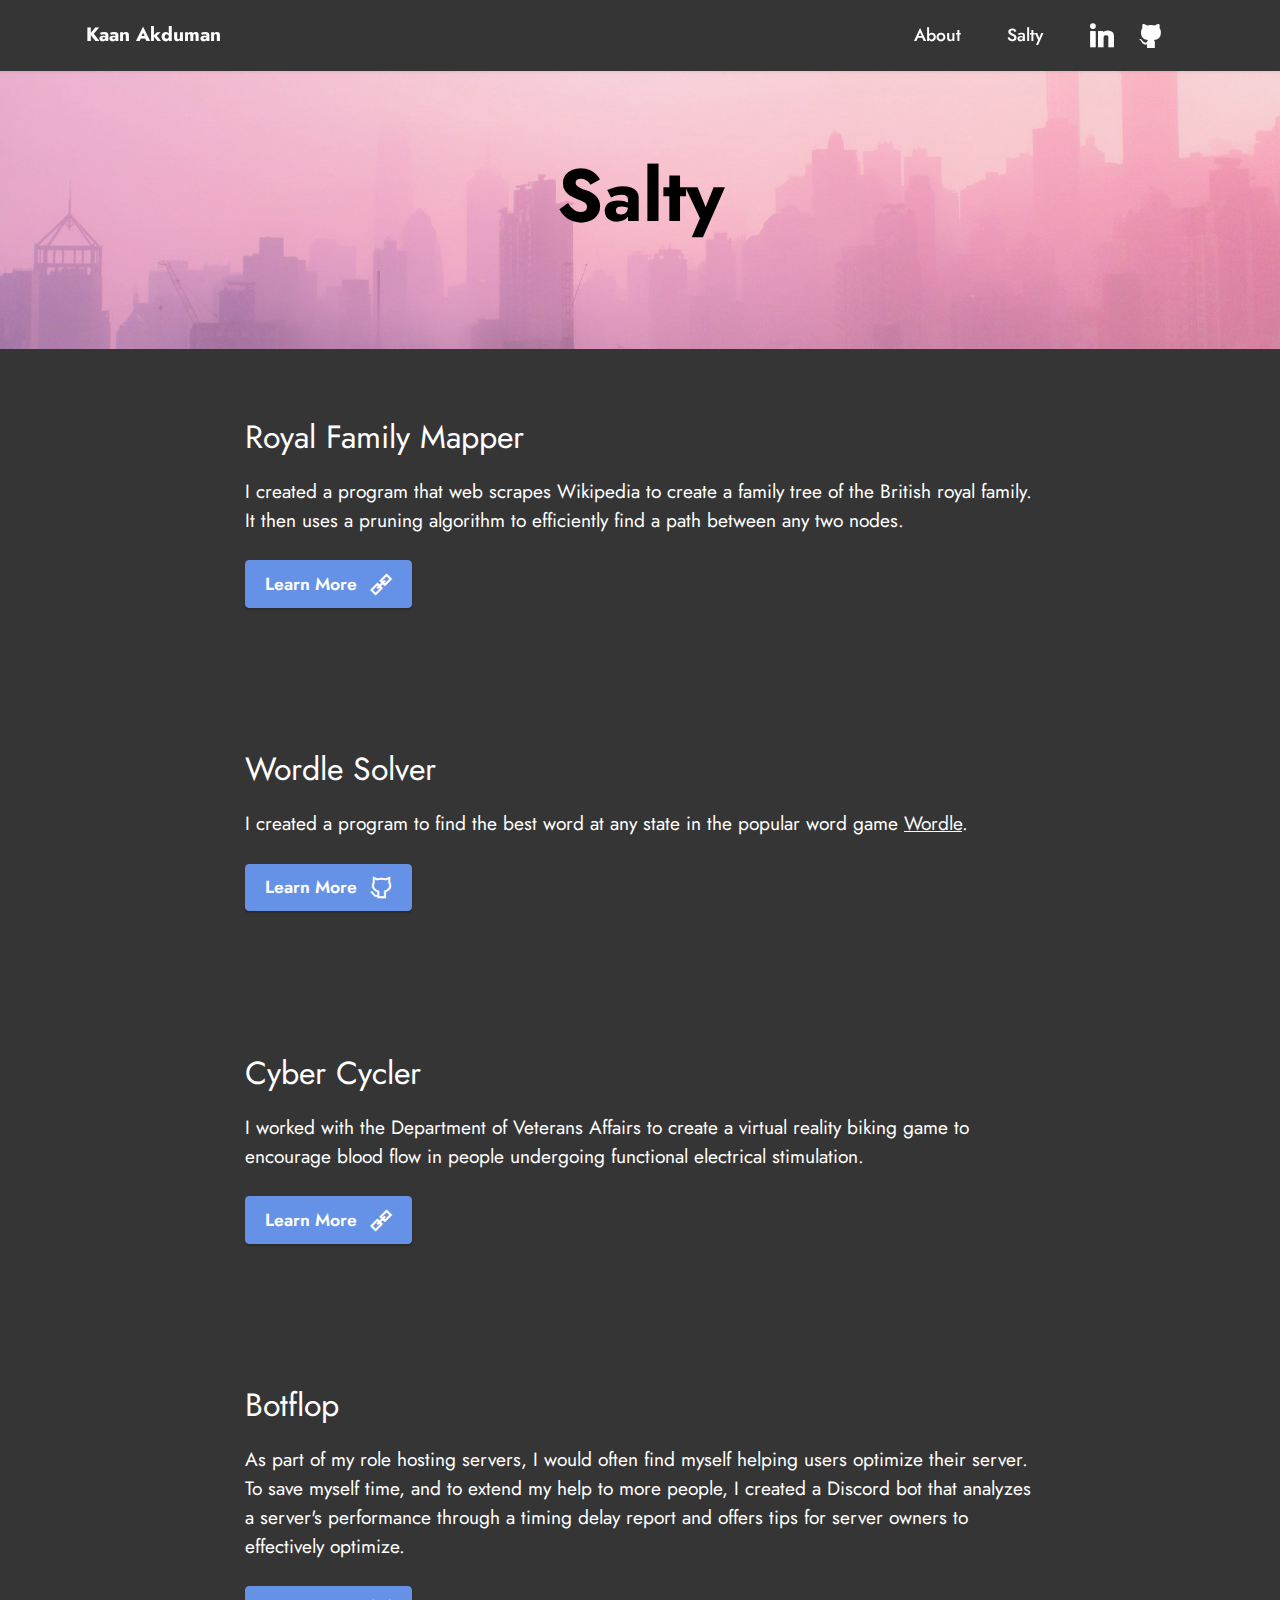
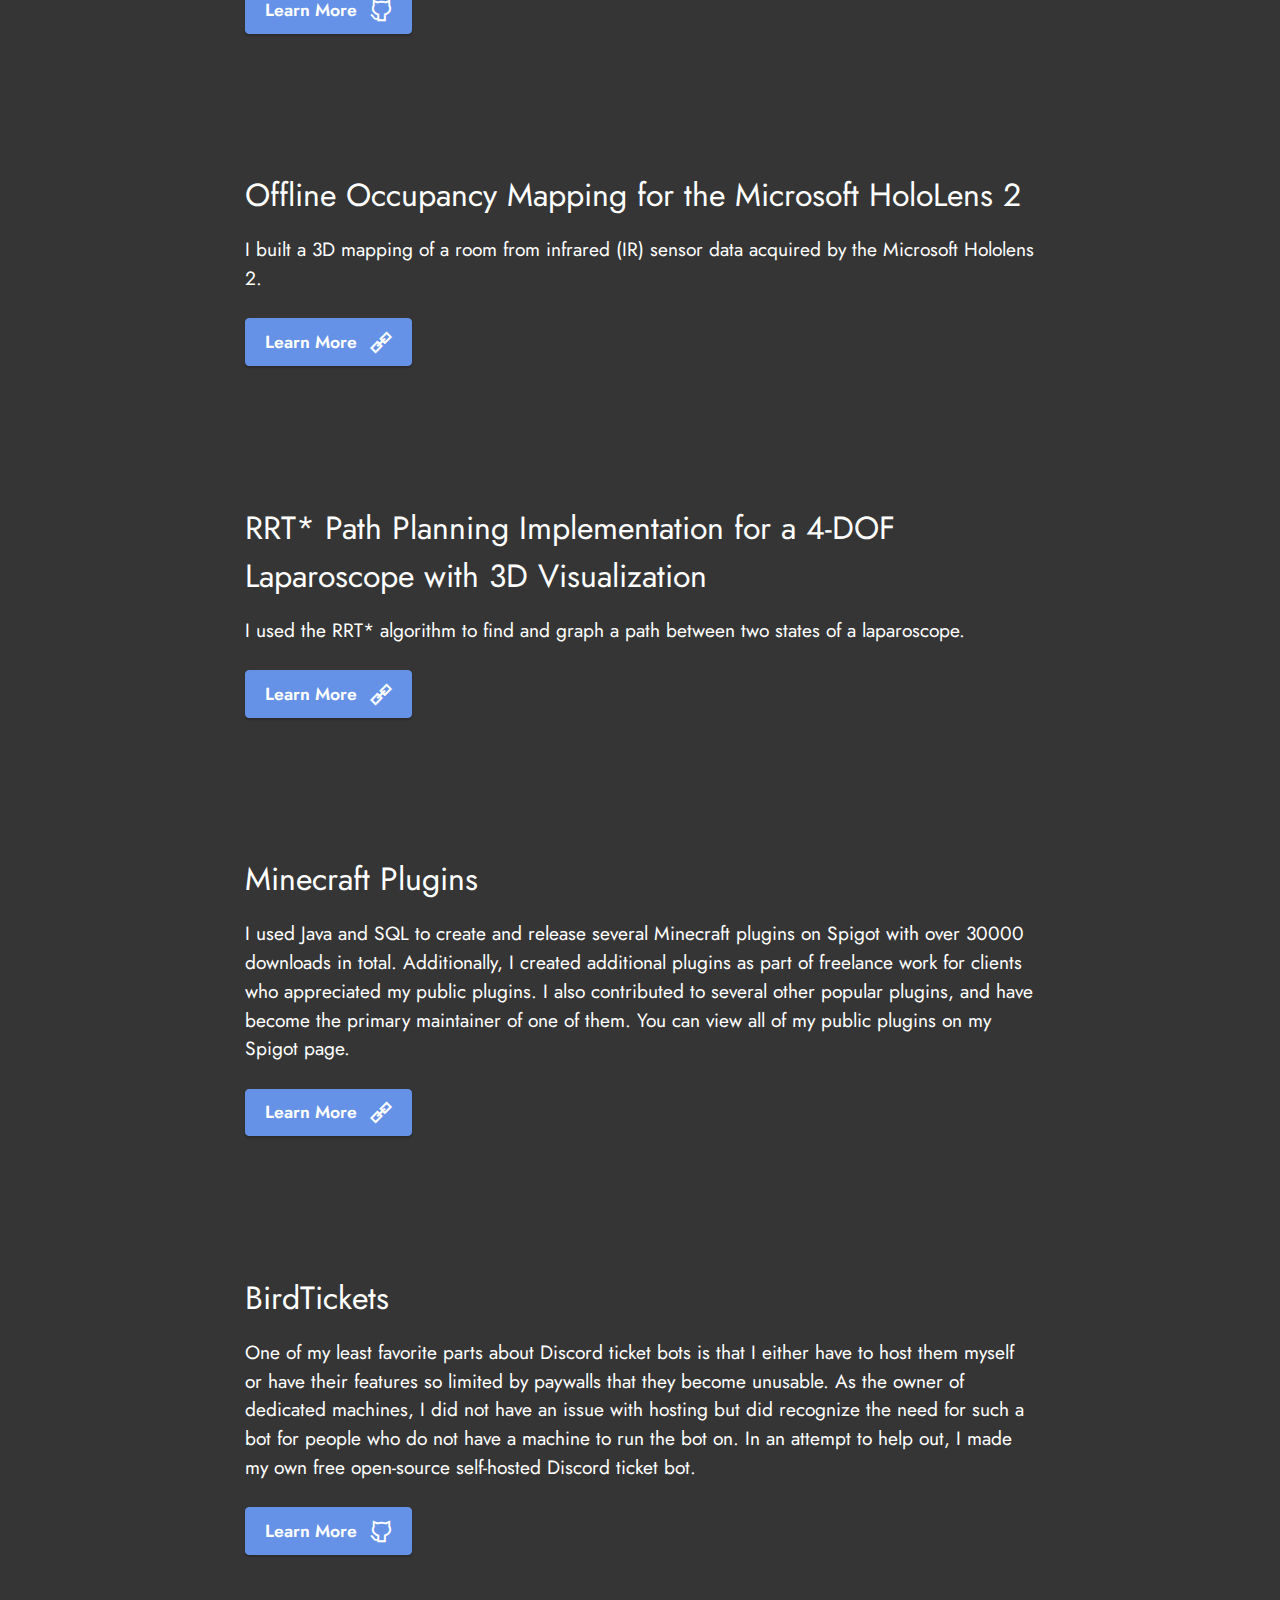
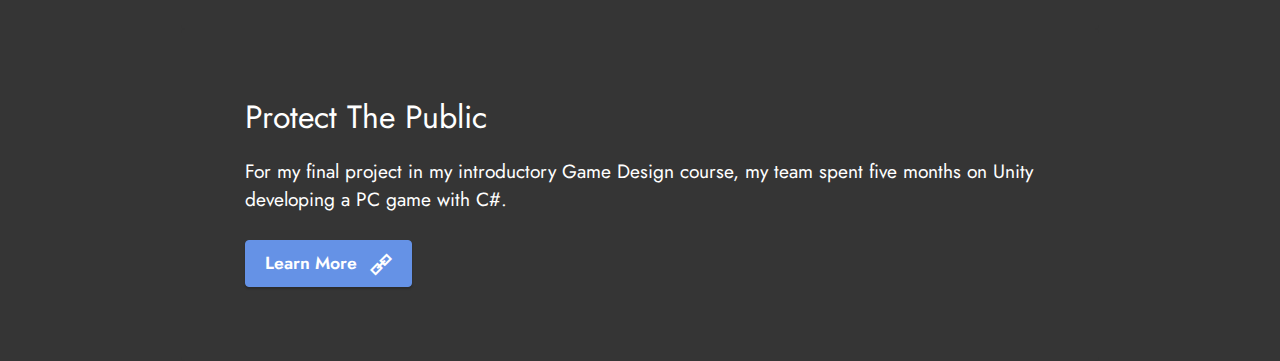
<file: salty.html>
<!DOCTYPE html>
<html  >
<head>
  <!-- Site made with Mobirise Website Builder v5.6.0, https://mobirise.com -->
  <meta charset="UTF-8">
  <meta http-equiv="X-UA-Compatible" content="IE=edge">
  <meta name="generator" content="Mobirise v5.6.0, mobirise.com">
  <meta name="viewport" content="width=device-width, initial-scale=1, minimum-scale=1">
  <link rel="shortcut icon" href="assets/images/9-2-resume-picture-1.png" type="image/x-icon">
  <meta name="description" content="">
  
  
  <title>Salty</title>
  <link rel="stylesheet" href="assets/web/assets/mobirise-icons2/mobirise2.css">
  <link rel="stylesheet" href="assets/bootstrap/css/bootstrap.min.css">
  <link rel="stylesheet" href="assets/bootstrap/css/bootstrap-grid.min.css">
  <link rel="stylesheet" href="assets/bootstrap/css/bootstrap-reboot.min.css">
  <link rel="stylesheet" href="assets/parallax/jarallax.css">
  <link rel="stylesheet" href="assets/dropdown/css/style.css">
  <link rel="stylesheet" href="assets/socicon/css/styles.css">
  <link rel="stylesheet" href="assets/theme/css/style.css">
  <link rel="preload" href="https://fonts.googleapis.com/css?family=Jost:100,200,300,400,500,600,700,800,900,100i,200i,300i,400i,500i,600i,700i,800i,900i&display=swap" as="style" onload="this.onload=null;this.rel='stylesheet'">
  <noscript><link rel="stylesheet" href="https://fonts.googleapis.com/css?family=Jost:100,200,300,400,500,600,700,800,900,100i,200i,300i,400i,500i,600i,700i,800i,900i&display=swap"></noscript>
  <link rel="preload" as="style" href="assets/mobirise/css/mbr-additional.css"><link rel="stylesheet" href="assets/mobirise/css/mbr-additional.css" type="text/css">
  
  
  
  
</head>
<body>
  
  <section data-bs-version="5.1" class="menu menu3 cid-sWuRqfyGe7" once="menu" id="menu3-20">
    
    <nav class="navbar navbar-dropdown navbar-fixed-top navbar-expand-lg">
        <div class="container">
            <div class="navbar-brand">
                
                <span class="navbar-caption-wrap"><a class="navbar-caption text-danger text-primary display-7" href="index.html">Kaan Akduman</a></span>
            </div>
            <button class="navbar-toggler" type="button" data-toggle="collapse" data-bs-toggle="collapse" data-target="#navbarSupportedContent" data-bs-target="#navbarSupportedContent" aria-controls="navbarNavAltMarkup" aria-expanded="false" aria-label="Toggle navigation">
                <div class="hamburger">
                    <span></span>
                    <span></span>
                    <span></span>
                    <span></span>
                </div>
            </button>
            <div class="collapse navbar-collapse" id="navbarSupportedContent">
                <ul class="navbar-nav nav-dropdown nav-right" data-app-modern-menu="true"><li class="nav-item"><a class="nav-link link text-danger text-primary display-4" href="index.html">About</a></li>
                    <li class="nav-item"><a class="nav-link link text-danger text-primary display-4" href="salty.html">Salty</a></li></ul>
                <div class="icons-menu">
                    <a class="iconfont-wrapper" href="https://www.linkedin.com/in/kaanakduman/" target="_blank">
                        <span class="p-2 mbr-iconfont socicon-linkedin socicon"></span>
                    </a>
                    <a class="iconfont-wrapper" href="https://github.com/akdukaan" target="_blank">
                        <span class="p-2 mbr-iconfont socicon-github socicon"></span>
                    </a>
                    
                    
                </div>
                
            </div>
        </div>
    </nav>
</section>

<section data-bs-version="5.1" class="header13 cid-sWuTWK7nFS mbr-parallax-background" id="header13-2f">

    

    <div class="mbr-overlay" style="opacity: 0.2; background-color: rgb(255, 255, 255);"></div>

    <div class="align-center container">
        <div class="row justify-content-center">
            <div class="col-12 col-lg-10">
                <h1 class="mbr-section-title mbr-fonts-style mb-3 display-1"><strong>Salty</strong></h1>
            </div>
        </div>
    </div>
</section>

<section data-bs-version="5.1" class="content15 cid-sWuRqgktzD" id="content15-24">

    
    <div class="container">
        <div class="row justify-content-center">
            <div class="card col-md-12 col-lg-10">
                <div class="card-wrapper">
                    <div class="card-box align-left">
                        <h4 class="card-title mbr-fonts-style mbr-white mb-3 display-5">
                            Royal Family Mapper</h4>
                        <p class="mbr-text mbr-fonts-style display-7">I created a program that web scrapes Wikipedia to create a family tree of the British royal family. It then uses a pruning algorithm to efficiently find a path between any two nodes.</p>
                        <div class="mbr-section-btn mt-3"><a class="btn btn-primary display-4" href="https://kaanakduman.com/efficient-path-finding-over-directed-acyclic-graphs-through-pruning.pdf" target="_blank"><span class="mobi-mbri mobi-mbri-link mbr-iconfont mbr-iconfont-btn"></span>Learn More&nbsp;</a></div>
                    </div>
                </div>
            </div>
        </div>
    </div>
</section>

<section data-bs-version="5.1" class="content15 cid-sWuRqh9Gze" id="content15-2b">
    
    <div class="container">
        <div class="row justify-content-center">
            <div class="card col-md-12 col-lg-10">
                <div class="card-wrapper">
                    <div class="card-box align-left">
                        <h4 class="card-title mbr-fonts-style mbr-white mb-3 display-5">
                            Wordle Solver</h4>
                        <p class="mbr-text mbr-fonts-style display-7">I created a program to find the best word at any state in the popular word game <a href="https://www.nytimes.com/games/wordle/index.html" class="text-white text-primary" target="_blank"><u>Wordle</u></a>.</p>
                        <div class="mbr-section-btn mt-3"><a class="btn btn-primary display-4" href="https://github.com/akdukaan/wordle-solver" target="_blank"><span class="mobi-mbri mobi-mbri-github mbr-iconfont mbr-iconfont-btn"></span>Learn More&nbsp;</a></div>
                    </div>
                </div>
            </div>
        </div>
    </div>
</section>

<section data-bs-version="5.1" class="content15 cid-sWuRqh9Gze" id="content15-2b">

    

    
    <div class="container">
        <div class="row justify-content-center">
            <div class="card col-md-12 col-lg-10">
                <div class="card-wrapper">
                    <div class="card-box align-left">
                        <h4 class="card-title mbr-fonts-style mbr-white mb-3 display-5">
                            Cyber Cycler</h4>
                        <p class="mbr-text mbr-fonts-style display-7">I worked with the Department of Veterans Affairs to create a virtual reality biking game to encourage blood flow in people undergoing functional electrical stimulation.<br></p>
                        <div class="mbr-section-btn mt-3"><a class="btn btn-primary display-4" href="https://cwru-ecse390.itch.io/cyber-cycler-f2021-team-5" target="_blank"><span class="mobi-mbri mobi-mbri-link mbr-iconfont mbr-iconfont-btn"></span>Learn More&nbsp;</a></div>
                    </div>
                </div>
            </div>
        </div>
    </div>
</section>

<section data-bs-version="5.1" class="content15 cid-sWuRqgycFN" id="content15-26">

    

    
    <div class="container">
        <div class="row justify-content-center">
            <div class="card col-md-12 col-lg-10">
                <div class="card-wrapper">
                    <div class="card-box align-left">
                        <h4 class="card-title mbr-fonts-style mbr-white mb-3 display-5">
                            Botflop</h4>
                        <p class="mbr-text mbr-fonts-style display-7">As part of my role hosting servers, I would often find myself helping users optimize their server. To save myself time, and to extend my help to more people, I created a Discord bot that analyzes a server's performance through a timing delay report and offers tips for server owners to effectively optimize.</p>
                        <div class="mbr-section-btn mt-3"><a class="btn btn-primary display-4" href="https://github.com/Pemigrade/botflop" target="_blank"><span class="mobi-mbri mobi-mbri-github mbr-iconfont mbr-iconfont-btn"></span>Learn More&nbsp;</a></div>
                    </div>
                </div>
            </div>
        </div>
    </div>
</section>

<section data-bs-version="5.1" class="content15 cid-sWuRqh2Rda" id="content15-2a">

    
  
      <div class="container">
        <div class="row justify-content-center">
            <div class="card col-md-12 col-lg-10">
                <div class="card-wrapper">
                    <div class="card-box align-left">
                        <h4 class="card-title mbr-fonts-style mbr-white mb-3 display-5">
                            Offline Occupancy Mapping for the Microsoft HoloLens 2</h4>
                        <p class="mbr-text mbr-fonts-style display-7">I built a 3D mapping of a room from infrared (IR) sensor data acquired by the Microsoft Hololens 2.</p>
                        <div class="mbr-section-btn mt-3"><a class="btn btn-primary display-4" href="https://kaanakduman.com/an-offline-occupancy-mapping-implementation-for-the-microsoft-hololens-2.pdf" target="_blank"><span class="mobi-mbri mobi-mbri-link mbr-iconfont mbr-iconfont-btn"></span>Learn More&nbsp;</a></div>
                    </div>
                </div>
            </div>
        </div>
    </div>
</section>

<section data-bs-version="5.1" class="content15 cid-sWuRqh2Rda" id="content15-2a">
  
        <div class="container">
        <div class="row justify-content-center">
            <div class="card col-md-12 col-lg-10">
                <div class="card-wrapper">
                    <div class="card-box align-left">
                        <h4 class="card-title mbr-fonts-style mbr-white mb-3 display-5">
                            RRT* Path Planning Implementation for a 4-DOF Laparoscope with 3D Visualization</h4>
                        <p class="mbr-text mbr-fonts-style display-7">I used the RRT* algorithm to find and graph a path between two states of a laparoscope.</p>
                        <div class="mbr-section-btn mt-3"><a class="btn btn-primary display-4" href="https://kaanakduman.com/an-rrtstar-path-planning%20implementation-for-a-4-dof-laparoscope-with-3d-visualization.pdf" target="_blank"><span class="mobi-mbri mobi-mbri-link mbr-iconfont mbr-iconfont-btn"></span>Learn More&nbsp;</a></div>
                    </div>
                </div>
            </div>
        </div>
    </div>
</section>

<section data-bs-version="5.1" class="content15 cid-sWuRqh2Rda" id="content15-2a">

    
    <div class="container">
        <div class="row justify-content-center">
            <div class="card col-md-12 col-lg-10">
                <div class="card-wrapper">
                    <div class="card-box align-left">
                        <h4 class="card-title mbr-fonts-style mbr-white mb-3 display-5">
                            Minecraft Plugins</h4>
                        <p class="mbr-text mbr-fonts-style display-7">I used Java and SQL to create and release several Minecraft plugins on Spigot with over 30000 downloads in total. Additionally, I created additional plugins as part of freelance work for clients who appreciated my public plugins. I also contributed to several other popular plugins, and have become the primary maintainer of one of them. You can view all of my public plugins on my Spigot page.</p>
                        <div class="mbr-section-btn mt-3"><a class="btn btn-primary display-4" href="https://www.spigotmc.org/members/drbot.460148/#resources" target="_blank"><span class="mobi-mbri mobi-mbri-link mbr-iconfont mbr-iconfont-btn"></span>Learn More&nbsp;</a></div>
                    </div>
                </div>
            </div>
        </div>
    </div>
</section>

<section data-bs-version="5.1" class="content15 cid-sWuRqgEVTU" id="content15-27">

    

    
    <div class="container">
        <div class="row justify-content-center">
            <div class="card col-md-12 col-lg-10">
                <div class="card-wrapper">
                    <div class="card-box align-left">
                        <h4 class="card-title mbr-fonts-style mbr-white mb-3 display-5">
                            BirdTickets</h4>
                        <p class="mbr-text mbr-fonts-style display-7">One of my least favorite parts about Discord ticket bots is that I either have to host them myself or have their features so limited by paywalls that they become unusable. As the owner of dedicated machines, I did not have an issue with hosting but did recognize the need for such a bot for people who do not have a machine to run the bot on. In an attempt to help out, I made my own free open-source self-hosted Discord ticket bot.</p>
                        <div class="mbr-section-btn mt-3"><a class="btn btn-primary display-4" href="https://github.com/Pemigrade/BirdTickets/" target="_blank"><span class="mobi-mbri mobi-mbri-github mbr-iconfont mbr-iconfont-btn"></span>Learn More&nbsp;</a></div>
                    </div>
                </div>
            </div>
        </div>
    </div>
</section>

<section data-bs-version="5.1" class="content15 cid-sWuRqgLCd4" id="content15-28">

    

    
    <div class="container">
        <div class="row justify-content-center">
            <div class="card col-md-12 col-lg-10">
                <div class="card-wrapper">
                    <div class="card-box align-left">
                        <h4 class="card-title mbr-fonts-style mbr-white mb-3 display-5">
                            Protect The Public</h4>
                        <p class="mbr-text mbr-fonts-style display-7">For my final project in my introductory Game Design course, my team spent five months on Unity developing a PC game with C#.&nbsp;</p>
                        <div class="mbr-section-btn mt-3"><a class="btn btn-primary display-4" href="https://ecse-csds290.itch.io/protect-the-public" target="_blank"><span class="mobi-mbri mobi-mbri-link mbr-iconfont mbr-iconfont-btn"></span>Learn More&nbsp;</a></div>
                    </div>
                </div>
            </div>
        </div>
    </div>
</section>

<section data-bs-version="5.1" class="content15 cid-sWuRqgUxcz" id="content15-29">

    

</section>

<section style="background-color: #fff; font-family: -apple-system, BlinkMacSystemFont, 'Segoe UI', 'Roboto', 'Helvetica Neue', Arial, sans-serif; color:#aaa; font-size:12px; padding: 0; align-items: center; display: flex;"><a href="https://mobirise.site" style="flex: 1 1; height: 0rem; padding-left: 1rem;"></a></section>
<script src="assets/web/assets/jquery/jquery.min.js"></script>  <script src="assets/popper/popper.min.js"></script>  <script src="assets/tether/tether.min.js"></script>  <script src="assets/bootstrap/js/bootstrap.min.js"></script>  <script src="assets/smoothscroll/smooth-scroll.js"></script>  <script src="assets/dropdown/js/nav-dropdown.js"></script>  <script src="assets/dropdown/js/navbar-dropdown.js"></script>  <script src="assets/touchswipe/jquery.touch-swipe.min.js"></script>  <script src="assets/theme/js/script.js"></script>  
  
</body>
</html>
</file>
<file: assets/web/assets/mobirise-icons2/mobirise2.css>
@font-face {
  font-family: 'Moririse2';
  font-display: swap;
  src:  url('mobirise2.eot?f2bix4');
  src:  url('mobirise2.eot?f2bix4#iefix') format('embedded-opentype'),
    url('mobirise2.ttf?f2bix4') format('truetype'),
    url('mobirise2.woff?f2bix4') format('woff'),
    url('mobirise2.svg?f2bix4#mobirise2') format('svg');
  font-weight: normal;
  font-style: normal;
}

[class^="mobi-"], [class*=" mobi-"] {
  /* use !important to prevent issues with browser extensions that change fonts */
  font-family: 'Moririse2' !important;
  speak: none;
  font-style: normal;
  font-weight: normal;
  font-variant: normal;
  text-transform: none;
  line-height: 1;

  /* Better Font Rendering =========== */
  -webkit-font-smoothing: antialiased;
  -moz-osx-font-smoothing: grayscale;
}

.mobi-mbri-add-submenu:before {
  content: "\e900";
}
.mobi-mbri-alert:before {
  content: "\e901";
}
.mobi-mbri-align-center:before {
  content: "\e902";
}
.mobi-mbri-align-justify:before {
  content: "\e903";
}
.mobi-mbri-align-left:before {
  content: "\e904";
}
.mobi-mbri-align-right:before {
  content: "\e905";
}
.mobi-mbri-android:before {
  content: "\e906";
}
.mobi-mbri-apple:before {
  content: "\e907";
}
.mobi-mbri-arrow-down:before {
  content: "\e908";
}
.mobi-mbri-arrow-next:before {
  content: "\e909";
}
.mobi-mbri-arrow-prev:before {
  content: "\e90a";
}
.mobi-mbri-arrow-up:before {
  content: "\e90b";
}
.mobi-mbri-bold:before {
  content: "\e90c";
}
.mobi-mbri-bookmark:before {
  content: "\e90d";
}
.mobi-mbri-bootstrap:before {
  content: "\e90e";
}
.mobi-mbri-briefcase:before {
  content: "\e90f";
}
.mobi-mbri-browse:before {
  content: "\e910";
}
.mobi-mbri-bulleted-list:before {
  content: "\e911";
}
.mobi-mbri-calendar:before {
  content: "\e912";
}
.mobi-mbri-camera:before {
  content: "\e913";
}
.mobi-mbri-cart-add:before {
  content: "\e914";
}
.mobi-mbri-cart-full:before {
  content: "\e915";
}
.mobi-mbri-cash:before {
  content: "\e916";
}
.mobi-mbri-change-style:before {
  content: "\e917";
}
.mobi-mbri-chat:before {
  content: "\e918";
}
.mobi-mbri-clock:before {
  content: "\e919";
}
.mobi-mbri-close:before {
  content: "\e91a";
}
.mobi-mbri-cloud:before {
  content: "\e91b";
}
.mobi-mbri-code:before {
  content: "\e91c";
}
.mobi-mbri-contact-form:before {
  content: "\e91d";
}
.mobi-mbri-credit-card:before {
  content: "\e91e";
}
.mobi-mbri-cursor-click:before {
  content: "\e91f";
}
.mobi-mbri-cust-feedback:before {
  content: "\e920";
}
.mobi-mbri-database:before {
  content: "\e921";
}
.mobi-mbri-delivery:before {
  content: "\e922";
}
.mobi-mbri-desktop:before {
  content: "\e923";
}
.mobi-mbri-devices:before {
  content: "\e924";
}
.mobi-mbri-down:before {
  content: "\e925";
}
.mobi-mbri-download-2:before {
  content: "\e926";
}
.mobi-mbri-download:before {
  content: "\e927";
}
.mobi-mbri-drag-n-drop-2:before {
  content: "\e928";
}
.mobi-mbri-drag-n-drop:before {
  content: "\e929";
}
.mobi-mbri-edit-2:before {
  content: "\e92a";
}
.mobi-mbri-edit:before {
  content: "\e92b";
}
.mobi-mbri-error:before {
  content: "\e92c";
}
.mobi-mbri-extension:before {
  content: "\e92d";
}
.mobi-mbri-features:before {
  content: "\e92e";
}
.mobi-mbri-file:before {
  content: "\e92f";
}
.mobi-mbri-flag:before {
  content: "\e930";
}
.mobi-mbri-folder:before {
  content: "\e931";
}
.mobi-mbri-gift:before {
  content: "\e932";
}
.mobi-mbri-github:before {
  content: "\e933";
}
.mobi-mbri-globe-2:before {
  content: "\e934";
}
.mobi-mbri-globe:before {
  content: "\e935";
}
.mobi-mbri-growing-chart:before {
  content: "\e936";
}
.mobi-mbri-hearth:before {
  content: "\e937";
}
.mobi-mbri-help:before {
  content: "\e938";
}
.mobi-mbri-home:before {
  content: "\e939";
}
.mobi-mbri-hot-cup:before {
  content: "\e93a";
}
.mobi-mbri-idea:before {
  content: "\e93b";
}
.mobi-mbri-image-gallery:before {
  content: "\e93c";
}
.mobi-mbri-image-slider:before {
  content: "\e93d";
}
.mobi-mbri-info:before {
  content: "\e93e";
}
.mobi-mbri-italic:before {
  content: "\e93f";
}
.mobi-mbri-key:before {
  content: "\e940";
}
.mobi-mbri-laptop:before {
  content: "\e941";
}
.mobi-mbri-layers:before {
  content: "\e942";
}
.mobi-mbri-left-right:before {
  content: "\e943";
}
.mobi-mbri-left:before {
  content: "\e944";
}
.mobi-mbri-letter:before {
  content: "\e945";
}
.mobi-mbri-like:before {
  content: "\e946";
}
.mobi-mbri-link:before {
  content: "\e947";
}
.mobi-mbri-lock:before {
  content: "\e948";
}
.mobi-mbri-login:before {
  content: "\e949";
}
.mobi-mbri-logout:before {
  content: "\e94a";
}
.mobi-mbri-magic-stick:before {
  content: "\e94b";
}
.mobi-mbri-map-pin:before {
  content: "\e94c";
}
.mobi-mbri-menu:before {
  content: "\e94d";
}
.mobi-mbri-mobile-2:before {
  content: "\e94e";
}
.mobi-mbri-mobile-horizontal:before {
  content: "\e94f";
}
.mobi-mbri-mobile:before {
  content: "\e950";
}
.mobi-mbri-mobirise:before {
  content: "\e951";
}
.mobi-mbri-more-horizontal:before {
  content: "\e952";
}
.mobi-mbri-more-vertical:before {
  content: "\e953";
}
.mobi-mbri-music:before {
  content: "\e954";
}
.mobi-mbri-new-file:before {
  content: "\e955";
}
.mobi-mbri-numbered-list:before {
  content: "\e956";
}
.mobi-mbri-opened-folder:before {
  content: "\e957";
}
.mobi-mbri-pages:before {
  content: "\e958";
}
.mobi-mbri-paper-plane:before {
  content: "\e959";
}
.mobi-mbri-paperclip:before {
  content: "\e95a";
}
.mobi-mbri-phone:before {
  content: "\e95b";
}
.mobi-mbri-photo:before {
  content: "\e95c";
}
.mobi-mbri-photos:before {
  content: "\e95d";
}
.mobi-mbri-pin:before {
  content: "\e95e";
}
.mobi-mbri-play:before {
  content: "\e95f";
}
.mobi-mbri-plus:before {
  content: "\e960";
}
.mobi-mbri-preview:before {
  content: "\e961";
}
.mobi-mbri-print:before {
  content: "\e962";
}
.mobi-mbri-protect:before {
  content: "\e963";
}
.mobi-mbri-question:before {
  content: "\e964";
}
.mobi-mbri-quote-left:before {
  content: "\e965";
}
.mobi-mbri-quote-right:before {
  content: "\e966";
}
.mobi-mbri-redo:before {
  content: "\e967";
}
.mobi-mbri-refresh:before {
  content: "\e968";
}
.mobi-mbri-responsive-2:before {
  content: "\e969";
}
.mobi-mbri-responsive:before {
  content: "\e96a";
}
.mobi-mbri-right:before {
  content: "\e96b";
}
.mobi-mbri-rocket:before {
  content: "\e96c";
}
.mobi-mbri-sad-face:before {
  content: "\e96d";
}
.mobi-mbri-sale:before {
  content: "\e96e";
}
.mobi-mbri-save:before {
  content: "\e96f";
}
.mobi-mbri-search:before {
  content: "\e970";
}
.mobi-mbri-setting-2:before {
  content: "\e971";
}
.mobi-mbri-setting-3:before {
  content: "\e972";
}
.mobi-mbri-setting:before {
  content: "\e973";
}
.mobi-mbri-share:before {
  content: "\e974";
}
.mobi-mbri-shopping-bag:before {
  content: "\e975";
}
.mobi-mbri-shopping-basket:before {
  content: "\e976";
}
.mobi-mbri-shopping-cart:before {
  content: "\e977";
}
.mobi-mbri-sites:before {
  content: "\e978";
}
.mobi-mbri-smile-face:before {
  content: "\e979";
}
.mobi-mbri-speed:before {
  content: "\e97a";
}
.mobi-mbri-star:before {
  content: "\e97b";
}
.mobi-mbri-success:before {
  content: "\e97c";
}
.mobi-mbri-sun:before {
  content: "\e97d";
}
.mobi-mbri-sun2:before {
  content: "\e97e";
}
.mobi-mbri-tablet-vertical:before {
  content: "\e97f";
}
.mobi-mbri-tablet:before {
  content: "\e980";
}
.mobi-mbri-target:before {
  content: "\e981";
}
.mobi-mbri-timer:before {
  content: "\e982";
}
.mobi-mbri-to-ftp:before {
  content: "\e983";
}
.mobi-mbri-to-local-drive:before {
  content: "\e984";
}
.mobi-mbri-touch-swipe:before {
  content: "\e985";
}
.mobi-mbri-touch:before {
  content: "\e986";
}
.mobi-mbri-trash:before {
  content: "\e987";
}
.mobi-mbri-underline:before {
  content: "\e988";
}
.mobi-mbri-undo:before {
  content: "\e989";
}
.mobi-mbri-unlink:before {
  content: "\e98a";
}
.mobi-mbri-unlock:before {
  content: "\e98b";
}
.mobi-mbri-up-down:before {
  content: "\e98c";
}
.mobi-mbri-up:before {
  content: "\e98d";
}
.mobi-mbri-update:before {
  content: "\e98e";
}
.mobi-mbri-upload-2:before {
  content: "\e98f";
}
.mobi-mbri-upload:before {
  content: "\e990";
}
.mobi-mbri-user-2:before {
  content: "\e991";
}
.mobi-mbri-user:before {
  content: "\e992";
}
.mobi-mbri-users:before {
  content: "\e993";
}
.mobi-mbri-video-play:before {
  content: "\e994";
}
.mobi-mbri-video:before {
  content: "\e995";
}
.mobi-mbri-watch:before {
  content: "\e996";
}
.mobi-mbri-website-theme-2:before {
  content: "\e997";
}
.mobi-mbri-website-theme:before {
  content: "\e998";
}
.mobi-mbri-wifi:before {
  content: "\e999";
}
.mobi-mbri-windows:before {
  content: "\e99a";
}
.mobi-mbri-zoom-in:before {
  content: "\e99b";
}
.mobi-mbri-zoom-out:before {
  content: "\e99c";
}
</file>
<file: assets/dropdown/css/style.css>
.navbar-dropdown {
  left: 0;
  padding: 0;
  position: absolute;
  right: 0;
  top: 0;
  transition: all 0.45s ease;
  z-index: 1030;
  background: #282828; }
  .navbar-dropdown .navbar-logo {
    margin-right: 0.8rem;
    transition: margin 0.3s ease-in-out;
    vertical-align: middle; }
    .navbar-dropdown .navbar-logo img {
      height: 3.125rem;
      transition: all 0.3s ease-in-out; }
    .navbar-dropdown .navbar-logo.mbr-iconfont {
      font-size: 3.125rem;
      line-height: 3.125rem; }
  .navbar-dropdown .navbar-caption {
    font-weight: 700;
    white-space: normal;
    vertical-align: -4px;
    line-height: 3.125rem !important; }
    .navbar-dropdown .navbar-caption, .navbar-dropdown .navbar-caption:hover {
      color: inherit;
      text-decoration: none; }
  .navbar-dropdown .mbr-iconfont + .navbar-caption {
    vertical-align: -1px; }
  .navbar-dropdown.navbar-fixed-top {
    position: fixed; }
  .navbar-dropdown .navbar-brand span {
    vertical-align: -4px; }
  .navbar-dropdown.bg-color.transparent {
    background: none; }
  .navbar-dropdown.navbar-short .navbar-brand {
    padding: 0.625rem 0; }
    .navbar-dropdown.navbar-short .navbar-brand span {
      vertical-align: -1px; }
  .navbar-dropdown.navbar-short .navbar-caption {
    line-height: 2.375rem !important;
    vertical-align: -2px; }
  .navbar-dropdown.navbar-short .navbar-logo {
    margin-right: 0.5rem; }
    .navbar-dropdown.navbar-short .navbar-logo img {
      height: 2.375rem; }
    .navbar-dropdown.navbar-short .navbar-logo.mbr-iconfont {
      font-size: 2.375rem;
      line-height: 2.375rem; }
  .navbar-dropdown.navbar-short .mbr-table-cell {
    height: 3.625rem; }
  .navbar-dropdown .navbar-close {
    left: 0.6875rem;
    position: fixed;
    top: 0.75rem;
    z-index: 1000; }
  .navbar-dropdown .hamburger-icon {
    content: "";
    display: inline-block;
    vertical-align: middle;
    width: 16px;
    -webkit-box-shadow: 0 -6px 0 1px #282828,0 0 0 1px #282828,0 6px 0 1px #282828;
    -moz-box-shadow: 0 -6px 0 1px #282828,0 0 0 1px #282828,0 6px 0 1px #282828;
    box-shadow: 0 -6px 0 1px #282828,0 0 0 1px #282828,0 6px 0 1px #282828; }

.dropdown-menu .dropdown-toggle[data-toggle="dropdown-submenu"]::after {
  border-bottom: 0.35em solid transparent;
  border-left: 0.35em solid;
  border-right: 0;
  border-top: 0.35em solid transparent;
  margin-left: 0.3rem; }

.dropdown-menu .dropdown-item:focus {
  outline: 0; }

.nav-dropdown {
  font-size: 0.75rem;
  font-weight: 500;
  height: auto !important; }
  .nav-dropdown .nav-btn {
    padding-left: 1rem; }
  .nav-dropdown .link {
    margin: .667em 1.667em;
    font-weight: 500;
    padding: 0;
    transition: color .2s ease-in-out; }
    .nav-dropdown .link.dropdown-toggle {
      margin-right: 2.583em; }
      .nav-dropdown .link.dropdown-toggle::after {
        margin-left: .25rem;
        border-top: 0.35em solid;
        border-right: 0.35em solid transparent;
        border-left: 0.35em solid transparent;
        border-bottom: 0; }
      .nav-dropdown .link.dropdown-toggle[aria-expanded="true"] {
        margin: 0;
        padding: 0.667em 3.263em  0.667em 1.667em; }
  .nav-dropdown .link::after,
  .nav-dropdown .dropdown-item::after {
    color: inherit; }
  .nav-dropdown .btn {
    font-size: 0.75rem;
    font-weight: 700;
    letter-spacing: 0;
    margin-bottom: 0;
    padding-left: 1.25rem;
    padding-right: 1.25rem; }
  .nav-dropdown .dropdown-menu {
    border-radius: 0;
    border: 0;
    left: 0;
    margin: 0;
    padding-bottom: 1.25rem;
    padding-top: 1.25rem;
    position: relative; }
  .nav-dropdown .dropdown-submenu {
    margin-left: 0.125rem;
    top: 0; }
  .nav-dropdown .dropdown-item {
    font-weight: 500;
    line-height: 2;
    padding: 0.3846em 4.615em 0.3846em 1.5385em;
    position: relative;
    transition: color .2s ease-in-out, background-color .2s ease-in-out; }
    .nav-dropdown .dropdown-item::after {
      margin-top: -0.3077em;
      position: absolute;
      right: 1.1538em;
      top: 50%; }
    .nav-dropdown .dropdown-item:focus, .nav-dropdown .dropdown-item:hover {
      background: none; }

@media (max-width: 767px) {
  .nav-dropdown.navbar-toggleable-sm {
    bottom: 0;
    display: none;
    left: 0;
    overflow-x: hidden;
    position: fixed;
    top: 0;
    transform: translateX(-100%);
    -ms-transform: translateX(-100%);
    -webkit-transform: translateX(-100%);
    width: 18.75rem;
    z-index: 999; } }
.nav-dropdown.navbar-toggleable-xl {
  bottom: 0;
  display: none;
  left: 0;
  overflow-x: hidden;
  position: fixed;
  top: 0;
  transform: translateX(-100%);
  -ms-transform: translateX(-100%);
  -webkit-transform: translateX(-100%);
  width: 18.75rem;
  z-index: 999; }

.nav-dropdown-sm {
  display: block !important;
  overflow-x: hidden;
  overflow: auto;
  padding-top: 3.875rem; }
  .nav-dropdown-sm::after {
    content: "";
    display: block;
    height: 3rem;
    width: 100%; }
  .nav-dropdown-sm.collapse.in ~ .navbar-close {
    display: block !important; }
  .nav-dropdown-sm.collapsing, .nav-dropdown-sm.collapse.in {
    transform: translateX(0);
    -ms-transform: translateX(0);
    -webkit-transform: translateX(0);
    transition: all 0.25s ease-out;
    -webkit-transition: all 0.25s ease-out;
    background: #282828; }
  .nav-dropdown-sm.collapsing[aria-expanded="false"] {
    transform: translateX(-100%);
    -ms-transform: translateX(-100%);
    -webkit-transform: translateX(-100%); }
  .nav-dropdown-sm .nav-item {
    display: block;
    margin-left: 0 !important;
    padding-left: 0; }
  .nav-dropdown-sm .link,
  .nav-dropdown-sm .dropdown-item {
    border-top: 1px dotted rgba(255, 255, 255, 0.1);
    font-size: 0.8125rem;
    line-height: 1.6;
    margin: 0 !important;
    padding: 0.875rem 2.4rem 0.875rem 1.5625rem !important;
    position: relative;
    white-space: normal; }
    .nav-dropdown-sm .link:focus, .nav-dropdown-sm .link:hover,
    .nav-dropdown-sm .dropdown-item:focus,
    .nav-dropdown-sm .dropdown-item:hover {
      background: rgba(0, 0, 0, 0.2) !important;
      color: #c0a375; }
  .nav-dropdown-sm .nav-btn {
    position: relative;
    padding: 1.5625rem 1.5625rem 0 1.5625rem; }
    .nav-dropdown-sm .nav-btn::before {
      border-top: 1px dotted rgba(255, 255, 255, 0.1);
      content: "";
      left: 0;
      position: absolute;
      top: 0;
      width: 100%; }
    .nav-dropdown-sm .nav-btn + .nav-btn {
      padding-top: 0.625rem; }
      .nav-dropdown-sm .nav-btn + .nav-btn::before {
        display: none; }
  .nav-dropdown-sm .btn {
    padding: 0.625rem 0; }
  .nav-dropdown-sm .dropdown-toggle[data-toggle="dropdown-submenu"]::after {
    margin-left: .25rem;
    border-top: 0.35em solid;
    border-right: 0.35em solid transparent;
    border-left: 0.35em solid transparent;
    border-bottom: 0; }
  .nav-dropdown-sm .dropdown-toggle[data-toggle="dropdown-submenu"][aria-expanded="true"]::after {
    border-top: 0;
    border-right: 0.35em solid transparent;
    border-left: 0.35em solid transparent;
    border-bottom: 0.35em solid; }
  .nav-dropdown-sm .dropdown-menu {
    margin: 0;
    padding: 0;
    position: relative;
    top: 0;
    left: 0;
    width: 100%;
    border: 0;
    float: none;
    border-radius: 0;
    background: none; }
  .nav-dropdown-sm .dropdown-submenu {
    left: 100%;
    margin-left: 0.125rem;
    margin-top: -1.25rem;
    top: 0; }

.navbar-toggleable-sm .nav-dropdown .dropdown-menu {
  position: absolute; }

.navbar-toggleable-sm .nav-dropdown .dropdown-submenu {
  left: 100%;
  margin-left: 0.125rem;
  margin-top: -1.25rem;
  top: 0; }

.navbar-toggleable-sm.opened .nav-dropdown .dropdown-menu {
  position: relative; }

.navbar-toggleable-sm.opened .nav-dropdown .dropdown-submenu {
  left: 0;
  margin-left: 00rem;
  margin-top: 0rem;
  top: 0; }

.is-builder .nav-dropdown.collapsing {
  transition: none !important; }

/*# sourceMappingURL=style.css.map */
</file>
<file: assets/socicon/css/styles.css>
@charset "UTF-8";

@font-face {
  font-family: 'Socicon';
  src:  url('../fonts/socicon.eot');
  src:  url('../fonts/socicon.eot?#iefix') format('embedded-opentype'),
    url('../fonts/socicon.woff2') format('woff2'),
    url('../fonts/socicon.ttf') format('truetype'),
    url('../fonts/socicon.woff') format('woff'),
    url('../fonts/socicon.svg#socicon') format('svg');
  font-weight: normal;
  font-style: normal;
  font-display: swap;
}

[data-icon]:before {
  font-family: "socicon" !important;
  content: attr(data-icon);
  font-style: normal !important;
  font-weight: normal !important;
  font-variant: normal !important;
  text-transform: none !important;
  speak: none;
  line-height: 1;
  -webkit-font-smoothing: antialiased;
  -moz-osx-font-smoothing: grayscale;
}

[class^="socicon-"], [class*=" socicon-"] {
  /* use !important to prevent issues with browser extensions that change fonts */
  font-family: 'Socicon' !important;
  speak: none;
  font-style: normal;
  font-weight: normal;
  font-variant: normal;
  text-transform: none;
  line-height: 1;

  /* Better Font Rendering =========== */
  -webkit-font-smoothing: antialiased;
  -moz-osx-font-smoothing: grayscale;
}

.socicon-eitaa:before {
  content: "\e97c";
}
.socicon-soroush:before {
  content: "\e97d";
}
.socicon-bale:before {
  content: "\e97e";
}
.socicon-zazzle:before {
  content: "\e97b";
}
.socicon-society6:before {
  content: "\e97a";
}
.socicon-redbubble:before {
  content: "\e979";
}
.socicon-avvo:before {
  content: "\e978";
}
.socicon-stitcher:before {
  content: "\e977";
}
.socicon-googlehangouts:before {
  content: "\e974";
}
.socicon-dlive:before {
  content: "\e975";
}
.socicon-vsco:before {
  content: "\e976";
}
.socicon-flipboard:before {
  content: "\e973";
}
.socicon-ubuntu:before {
  content: "\e958";
}
.socicon-artstation:before {
  content: "\e959";
}
.socicon-invision:before {
  content: "\e95a";
}
.socicon-torial:before {
  content: "\e95b";
}
.socicon-collectorz:before {
  content: "\e95c";
}
.socicon-seenthis:before {
  content: "\e95d";
}
.socicon-googleplaymusic:before {
  content: "\e95e";
}
.socicon-debian:before {
  content: "\e95f";
}
.socicon-filmfreeway:before {
  content: "\e960";
}
.socicon-gnome:before {
  content: "\e961";
}
.socicon-itchio:before {
  content: "\e962";
}
.socicon-jamendo:before {
  content: "\e963";
}
.socicon-mix:before {
  content: "\e964";
}
.socicon-sharepoint:before {
  content: "\e965";
}
.socicon-tinder:before {
  content: "\e966";
}
.socicon-windguru:before {
  content: "\e967";
}
.socicon-cdbaby:before {
  content: "\e968";
}
.socicon-elementaryos:before {
  content: "\e969";
}
.socicon-stage32:before {
  content: "\e96a";
}
.socicon-tiktok:before {
  content: "\e96b";
}
.socicon-gitter:before {
  content: "\e96c";
}
.socicon-letterboxd:before {
  content: "\e96d";
}
.socicon-threema:before {
  content: "\e96e";
}
.socicon-splice:before {
  content: "\e96f";
}
.socicon-metapop:before {
  content: "\e970";
}
.socicon-naver:before {
  content: "\e971";
}
.socicon-remote:before {
  content: "\e972";
}
.socicon-internet:before {
  content: "\e957";
}
.socicon-moddb:before {
  content: "\e94b";
}
.socicon-indiedb:before {
  content: "\e94c";
}
.socicon-traxsource:before {
  content: "\e94d";
}
.socicon-gamefor:before {
  content: "\e94e";
}
.socicon-pixiv:before {
  content: "\e94f";
}
.socicon-myanimelist:before {
  content: "\e950";
}
.socicon-blackberry:before {
  content: "\e951";
}
.socicon-wickr:before {
  content: "\e952";
}
.socicon-spip:before {
  content: "\e953";
}
.socicon-napster:before {
  content: "\e954";
}
.socicon-beatport:before {
  content: "\e955";
}
.socicon-hackerone:before {
  content: "\e956";
}
.socicon-hackernews:before {
  content: "\e946";
}
.socicon-smashwords:before {
  content: "\e947";
}
.socicon-kobo:before {
  content: "\e948";
}
.socicon-bookbub:before {
  content: "\e949";
}
.socicon-mailru:before {
  content: "\e94a";
}
.socicon-gitlab:before {
  content: "\e945";
}
.socicon-instructables:before {
  content: "\e944";
}
.socicon-portfolio:before {
  content: "\e943";
}
.socicon-codered:before {
  content: "\e940";
}
.socicon-origin:before {
  content: "\e941";
}
.socicon-nextdoor:before {
  content: "\e942";
}
.socicon-udemy:before {
  content: "\e93f";
}
.socicon-livemaster:before {
  content: "\e93e";
}
.socicon-crunchbase:before {
  content: "\e93b";
}
.socicon-homefy:before {
  content: "\e93c";
}
.socicon-calendly:before {
  content: "\e93d";
}
.socicon-realtor:before {
  content: "\e90f";
}
.socicon-tidal:before {
  content: "\e910";
}
.socicon-qobuz:before {
  content: "\e911";
}
.socicon-natgeo:before {
  content: "\e912";
}
.socicon-mastodon:before {
  content: "\e913";
}
.socicon-unsplash:before {
  content: "\e914";
}
.socicon-homeadvisor:before {
  content: "\e915";
}
.socicon-angieslist:before {
  content: "\e916";
}
.socicon-codepen:before {
  content: "\e917";
}
.socicon-slack:before {
  content: "\e918";
}
.socicon-openaigym:before {
  content: "\e919";
}
.socicon-logmein:before {
  content: "\e91a";
}
.socicon-fiverr:before {
  content: "\e91b";
}
.socicon-gotomeeting:before {
  content: "\e91c";
}
.socicon-aliexpress:before {
  content: "\e91d";
}
.socicon-guru:before {
  content: "\e91e";
}
.socicon-appstore:before {
  content: "\e91f";
}
.socicon-homes:before {
  content: "\e920";
}
.socicon-zoom:before {
  content: "\e921";
}
.socicon-alibaba:before {
  content: "\e922";
}
.socicon-craigslist:before {
  content: "\e923";
}
.socicon-wix:before {
  content: "\e924";
}
.socicon-redfin:before {
  content: "\e925";
}
.socicon-googlecalendar:before {
  content: "\e926";
}
.socicon-shopify:before {
  content: "\e927";
}
.socicon-freelancer:before {
  content: "\e928";
}
.socicon-seedrs:before {
  content: "\e929";
}
.socicon-bing:before {
  content: "\e92a";
}
.socicon-doodle:before {
  content: "\e92b";
}
.socicon-bonanza:before {
  content: "\e92c";
}
.socicon-squarespace:before {
  content: "\e92d";
}
.socicon-toptal:before {
  content: "\e92e";
}
.socicon-gust:before {
  content: "\e92f";
}
.socicon-ask:before {
  content: "\e930";
}
.socicon-trulia:before {
  content: "\e931";
}
.socicon-loomly:before {
  content: "\e932";
}
.socicon-ghost:before {
  content: "\e933";
}
.socicon-upwork:before {
  content: "\e934";
}
.socicon-fundable:before {
  content: "\e935";
}
.socicon-booking:before {
  content: "\e936";
}
.socicon-googlemaps:before {
  content: "\e937";
}
.socicon-zillow:before {
  content: "\e938";
}
.socicon-niconico:before {
  content: "\e939";
}
.socicon-toneden:before {
  content: "\e93a";
}
.socicon-augment:before {
  content: "\e908";
}
.socicon-bitbucket:before {
  content: "\e909";
}
.socicon-fyuse:before {
  content: "\e90a";
}
.socicon-yt-gaming:before {
  content: "\e90b";
}
.socicon-sketchfab:before {
  content: "\e90c";
}
.socicon-mobcrush:before {
  content: "\e90d";
}
.socicon-microsoft:before {
  content: "\e90e";
}
.socicon-pandora:before {
  content: "\e907";
}
.socicon-messenger:before {
  content: "\e906";
}
.socicon-gamewisp:before {
  content: "\e905";
}
.socicon-bloglovin:before {
  content: "\e904";
}
.socicon-tunein:before {
  content: "\e903";
}
.socicon-gamejolt:before {
  content: "\e901";
}
.socicon-trello:before {
  content: "\e902";
}
.socicon-spreadshirt:before {
  content: "\e900";
}
.socicon-500px:before {
  content: "\e000";
}
.socicon-8tracks:before {
  content: "\e001";
}
.socicon-airbnb:before {
  content: "\e002";
}
.socicon-alliance:before {
  content: "\e003";
}
.socicon-amazon:before {
  content: "\e004";
}
.socicon-amplement:before {
  content: "\e005";
}
.socicon-android:before {
  content: "\e006";
}
.socicon-angellist:before {
  content: "\e007";
}
.socicon-apple:before {
  content: "\e008";
}
.socicon-appnet:before {
  content: "\e009";
}
.socicon-baidu:before {
  content: "\e00a";
}
.socicon-bandcamp:before {
  content: "\e00b";
}
.socicon-battlenet:before {
  content: "\e00c";
}
.socicon-mixer:before {
  content: "\e00d";
}
.socicon-bebee:before {
  content: "\e00e";
}
.socicon-bebo:before {
  content: "\e00f";
}
.socicon-behance:before {
  content: "\e010";
}
.socicon-blizzard:before {
  content: "\e011";
}
.socicon-blogger:before {
  content: "\e012";
}
.socicon-buffer:before {
  content: "\e013";
}
.socicon-chrome:before {
  content: "\e014";
}
.socicon-coderwall:before {
  content: "\e015";
}
.socicon-curse:before {
  content: "\e016";
}
.socicon-dailymotion:before {
  content: "\e017";
}
.socicon-deezer:before {
  content: "\e018";
}
.socicon-delicious:before {
  content: "\e019";
}
.socicon-deviantart:before {
  content: "\e01a";
}
.socicon-diablo:before {
  content: "\e01b";
}
.socicon-digg:before {
  content: "\e01c";
}
.socicon-discord:before {
  content: "\e01d";
}
.socicon-disqus:before {
  content: "\e01e";
}
.socicon-douban:before {
  content: "\e01f";
}
.socicon-draugiem:before {
  content: "\e020";
}
.socicon-dribbble:before {
  content: "\e021";
}
.socicon-drupal:before {
  content: "\e022";
}
.socicon-ebay:before {
  content: "\e023";
}
.socicon-ello:before {
  content: "\e024";
}
.socicon-endomodo:before {
  content: "\e025";
}
.socicon-envato:before {
  content: "\e026";
}
.socicon-etsy:before {
  content: "\e027";
}
.socicon-facebook:before {
  content: "\e028";
}
.socicon-feedburner:before {
  content: "\e029";
}
.socicon-filmweb:before {
  content: "\e02a";
}
.socicon-firefox:before {
  content: "\e02b";
}
.socicon-flattr:before {
  content: "\e02c";
}
.socicon-flickr:before {
  content: "\e02d";
}
.socicon-formulr:before {
  content: "\e02e";
}
.socicon-forrst:before {
  content: "\e02f";
}
.socicon-foursquare:before {
  content: "\e030";
}
.socicon-friendfeed:before {
  content: "\e031";
}
.socicon-github:before {
  content: "\e032";
}
.socicon-goodreads:before {
  content: "\e033";
}
.socicon-google:before {
  content: "\e034";
}
.socicon-googlescholar:before {
  content: "\e035";
}
.socicon-googlegroups:before {
  content: "\e036";
}
.socicon-googlephotos:before {
  content: "\e037";
}
.socicon-googleplus:before {
  content: "\e038";
}
.socicon-grooveshark:before {
  content: "\e039";
}
.socicon-hackerrank:before {
  content: "\e03a";
}
.socicon-hearthstone:before {
  content: "\e03b";
}
.socicon-hellocoton:before {
  content: "\e03c";
}
.socicon-heroes:before {
  content: "\e03d";
}
.socicon-smashcast:before {
  content: "\e03e";
}
.socicon-horde:before {
  content: "\e03f";
}
.socicon-houzz:before {
  content: "\e040";
}
.socicon-icq:before {
  content: "\e041";
}
.socicon-identica:before {
  content: "\e042";
}
.socicon-imdb:before {
  content: "\e043";
}
.socicon-instagram:before {
  content: "\e044";
}
.socicon-issuu:before {
  content: "\e045";
}
.socicon-istock:before {
  content: "\e046";
}
.socicon-itunes:before {
  content: "\e047";
}
.socicon-keybase:before {
  content: "\e048";
}
.socicon-lanyrd:before {
  content: "\e049";
}
.socicon-lastfm:before {
  content: "\e04a";
}
.socicon-line:before {
  content: "\e04b";
}
.socicon-linkedin:before {
  content: "\e04c";
}
.socicon-livejournal:before {
  content: "\e04d";
}
.socicon-lyft:before {
  content: "\e04e";
}
.socicon-macos:before {
  content: "\e04f";
}
.socicon-mail:before {
  content: "\e050";
}
.socicon-medium:before {
  content: "\e051";
}
.socicon-meetup:before {
  content: "\e052";
}
.socicon-mixcloud:before {
  content: "\e053";
}
.socicon-modelmayhem:before {
  content: "\e054";
}
.socicon-mumble:before {
  content: "\e055";
}
.socicon-myspace:before {
  content: "\e056";
}
.socicon-newsvine:before {
  content: "\e057";
}
.socicon-nintendo:before {
  content: "\e058";
}
.socicon-npm:before {
  content: "\e059";
}
.socicon-odnoklassniki:before {
  content: "\e05a";
}
.socicon-openid:before {
  content: "\e05b";
}
.socicon-opera:before {
  content: "\e05c";
}
.socicon-outlook:before {
  content: "\e05d";
}
.socicon-overwatch:before {
  content: "\e05e";
}
.socicon-patreon:before {
  content: "\e05f";
}
.socicon-paypal:before {
  content: "\e060";
}
.socicon-periscope:before {
  content: "\e061";
}
.socicon-persona:before {
  content: "\e062";
}
.socicon-pinterest:before {
  content: "\e063";
}
.socicon-play:before {
  content: "\e064";
}
.socicon-player:before {
  content: "\e065";
}
.socicon-playstation:before {
  content: "\e066";
}
.socicon-pocket:before {
  content: "\e067";
}
.socicon-qq:before {
  content: "\e068";
}
.socicon-quora:before {
  content: "\e069";
}
.socicon-raidcall:before {
  content: "\e06a";
}
.socicon-ravelry:before {
  content: "\e06b";
}
.socicon-reddit:before {
  content: "\e06c";
}
.socicon-renren:before {
  content: "\e06d";
}
.socicon-researchgate:before {
  content: "\e06e";
}
.socicon-residentadvisor:before {
  content: "\e06f";
}
.socicon-reverbnation:before {
  content: "\e070";
}
.socicon-rss:before {
  content: "\e071";
}
.socicon-sharethis:before {
  content: "\e072";
}
.socicon-skype:before {
  content: "\e073";
}
.socicon-slideshare:before {
  content: "\e074";
}
.socicon-smugmug:before {
  content: "\e075";
}
.socicon-snapchat:before {
  content: "\e076";
}
.socicon-songkick:before {
  content: "\e077";
}
.socicon-soundcloud:before {
  content: "\e078";
}
.socicon-spotify:before {
  content: "\e079";
}
.socicon-stackexchange:before {
  content: "\e07a";
}
.socicon-stackoverflow:before {
  content: "\e07b";
}
.socicon-starcraft:before {
  content: "\e07c";
}
.socicon-stayfriends:before {
  content: "\e07d";
}
.socicon-steam:before {
  content: "\e07e";
}
.socicon-storehouse:before {
  content: "\e07f";
}
.socicon-strava:before {
  content: "\e080";
}
.socicon-streamjar:before {
  content: "\e081";
}
.socicon-stumbleupon:before {
  content: "\e082";
}
.socicon-swarm:before {
  content: "\e083";
}
.socicon-teamspeak:before {
  content: "\e084";
}
.socicon-teamviewer:before {
  content: "\e085";
}
.socicon-technorati:before {
  content: "\e086";
}
.socicon-telegram:before {
  content: "\e087";
}
.socicon-tripadvisor:before {
  content: "\e088";
}
.socicon-tripit:before {
  content: "\e089";
}
.socicon-triplej:before {
  content: "\e08a";
}
.socicon-tumblr:before {
  content: "\e08b";
}
.socicon-twitch:before {
  content: "\e08c";
}
.socicon-twitter:before {
  content: "\e08d";
}
.socicon-uber:before {
  content: "\e08e";
}
.socicon-ventrilo:before {
  content: "\e08f";
}
.socicon-viadeo:before {
  content: "\e090";
}
.socicon-viber:before {
  content: "\e091";
}
.socicon-viewbug:before {
  content: "\e092";
}
.socicon-vimeo:before {
  content: "\e093";
}
.socicon-vine:before {
  content: "\e094";
}
.socicon-vkontakte:before {
  content: "\e095";
}
.socicon-warcraft:before {
  content: "\e096";
}
.socicon-wechat:before {
  content: "\e097";
}
.socicon-weibo:before {
  content: "\e098";
}
.socicon-whatsapp:before {
  content: "\e099";
}
.socicon-wikipedia:before {
  content: "\e09a";
}
.socicon-windows:before {
  content: "\e09b";
}
.socicon-wordpress:before {
  content: "\e09c";
}
.socicon-wykop:before {
  content: "\e09d";
}
.socicon-xbox:before {
  content: "\e09e";
}
.socicon-xing:before {
  content: "\e09f";
}
.socicon-yahoo:before {
  content: "\e0a0";
}
.socicon-yammer:before {
  content: "\e0a1";
}
.socicon-yandex:before {
  content: "\e0a2";
}
.socicon-yelp:before {
  content: "\e0a3";
}
.socicon-younow:before {
  content: "\e0a4";
}
.socicon-youtube:before {
  content: "\e0a5";
}
.socicon-zapier:before {
  content: "\e0a6";
}
.socicon-zerply:before {
  content: "\e0a7";
}
.socicon-zomato:before {
  content: "\e0a8";
}
.socicon-zynga:before {
  content: "\e0a9";
}
</file>
<file: assets/theme/css/style.css>
@charset "UTF-8";
section {
  background-color: #ffffff;
}

body {
  font-style: normal;
  line-height: 1.5;
  font-weight: 400;
  color: #232323;
  position: relative;
}

button {
  background-color: transparent;
  border-color: transparent;
}

section,
.container,
.container-fluid {
  position: relative;
  word-wrap: break-word;
}

a.mbr-iconfont:hover {
  text-decoration: none;
}

.article .lead p,
.article .lead ul,
.article .lead ol,
.article .lead pre,
.article .lead blockquote {
  margin-bottom: 0;
}

a {
  font-style: normal;
  font-weight: 400;
  cursor: pointer;
}
a, a:hover {
  text-decoration: none;
}

.mbr-section-title {
  font-style: normal;
  line-height: 1.3;
}

.mbr-section-subtitle {
  line-height: 1.3;
}

.mbr-text {
  font-style: normal;
  line-height: 1.7;
}

h1,
h2,
h3,
h4,
h5,
h6,
.display-1,
.display-2,
.display-4,
.display-5,
.display-7,
span,
p,
a {
  line-height: 1;
  word-break: break-word;
  word-wrap: break-word;
  font-weight: 400;
}

b,
strong {
  font-weight: bold;
}

input:-webkit-autofill, input:-webkit-autofill:hover, input:-webkit-autofill:focus, input:-webkit-autofill:active {
  transition-delay: 9999s;
  -webkit-transition-property: background-color, color;
  transition-property: background-color, color;
}

textarea[type=hidden] {
  display: none;
}

section {
  background-position: 50% 50%;
  background-repeat: no-repeat;
  background-size: cover;
}
section .mbr-background-video,
section .mbr-background-video-preview {
  position: absolute;
  bottom: 0;
  left: 0;
  right: 0;
  top: 0;
}

.hidden {
  visibility: hidden;
}

.mbr-z-index20 {
  z-index: 20;
}

/*! Base colors */
.mbr-white {
  color: #ffffff;
}

.mbr-black {
  color: #111111;
}

.mbr-bg-white {
  background-color: #ffffff;
}

.mbr-bg-black {
  background-color: #000000;
}

/*! Text-aligns */
.align-left {
  text-align: left;
}

.align-center {
  text-align: center;
}

.align-right {
  text-align: right;
}

/*! Font-weight  */
.mbr-light {
  font-weight: 300;
}

.mbr-regular {
  font-weight: 400;
}

.mbr-semibold {
  font-weight: 500;
}

.mbr-bold {
  font-weight: 700;
}

/*! Media  */
.media-content {
  flex-basis: 100%;
}

.media-container-row {
  display: flex;
  flex-direction: row;
  flex-wrap: wrap;
  justify-content: center;
  align-content: center;
  align-items: start;
}
.media-container-row .media-size-item {
  width: 400px;
}

.media-container-column {
  display: flex;
  flex-direction: column;
  flex-wrap: wrap;
  justify-content: center;
  align-content: center;
  align-items: stretch;
}
.media-container-column > * {
  width: 100%;
}

@media (min-width: 992px) {
  .media-container-row {
    flex-wrap: nowrap;
  }
}
figure {
  margin-bottom: 0;
  overflow: hidden;
}

figure[mbr-media-size] {
  transition: width 0.1s;
}

img,
iframe {
  display: block;
  width: 100%;
}

.card {
  background-color: transparent;
  border: none;
}

.card-box {
  width: 100%;
}

.card-img {
  text-align: center;
  flex-shrink: 0;
  -webkit-flex-shrink: 0;
}

.media {
  max-width: 100%;
  margin: 0 auto;
}

.mbr-figure {
  align-self: center;
}

.media-container > div {
  max-width: 100%;
}

.mbr-figure img,
.card-img img {
  width: 100%;
}

@media (max-width: 991px) {
  .media-size-item {
    width: auto !important;
  }

  .media {
    width: auto;
  }

  .mbr-figure {
    width: 100% !important;
  }
}
/*! Buttons */
.mbr-section-btn {
  margin-left: -0.6rem;
  margin-right: -0.6rem;
  font-size: 0;
}

.btn {
  font-weight: 600;
  border-width: 1px;
  font-style: normal;
  margin: 0.6rem 0.6rem;
  white-space: normal;
  transition: all 0.2s ease-in-out;
  display: inline-flex;
  align-items: center;
  justify-content: center;
  word-break: break-word;
}

.btn-sm {
  font-weight: 600;
  letter-spacing: 0px;
  transition: all 0.3s ease-in-out;
}

.btn-md {
  font-weight: 600;
  letter-spacing: 0px;
  transition: all 0.3s ease-in-out;
}

.btn-lg {
  font-weight: 600;
  letter-spacing: 0px;
  transition: all 0.3s ease-in-out;
}

.btn-form {
  margin: 0;
}
.btn-form:hover {
  cursor: pointer;
}

nav .mbr-section-btn {
  margin-left: 0rem;
  margin-right: 0rem;
}

/*! Btn icon margin */
.btn .mbr-iconfont,
.btn.btn-sm .mbr-iconfont {
  order: 1;
  cursor: pointer;
  margin-left: 0.5rem;
  vertical-align: sub;
}

.btn.btn-md .mbr-iconfont,
.btn.btn-md .mbr-iconfont {
  margin-left: 0.8rem;
}

.mbr-regular {
  font-weight: 400;
}

.mbr-semibold {
  font-weight: 500;
}

.mbr-bold {
  font-weight: 700;
}

[type=submit] {
  -webkit-appearance: none;
}

/*! Full-screen */
.mbr-fullscreen .mbr-overlay {
  min-height: 100vh;
}

.mbr-fullscreen {
  display: flex;
  display: -moz-flex;
  display: -ms-flex;
  display: -o-flex;
  align-items: center;
  min-height: 100vh;
  padding-top: 3rem;
  padding-bottom: 3rem;
}

/*! Map */
.map {
  height: 25rem;
  position: relative;
}
.map iframe {
  width: 100%;
  height: 100%;
}

/*! Scroll to top arrow */
.mbr-arrow-up {
  bottom: 25px;
  right: 90px;
  position: fixed;
  text-align: right;
  z-index: 5000;
  color: #ffffff;
  font-size: 22px;
}

.mbr-arrow-up a {
  background: rgba(0, 0, 0, 0.2);
  border-radius: 50%;
  color: #fff;
  display: inline-block;
  height: 60px;
  width: 60px;
  border: 2px solid #fff;
  outline-style: none !important;
  position: relative;
  text-decoration: none;
  transition: all 0.3s ease-in-out;
  cursor: pointer;
  text-align: center;
}
.mbr-arrow-up a:hover {
  background-color: rgba(0, 0, 0, 0.4);
}
.mbr-arrow-up a i {
  line-height: 60px;
}

.mbr-arrow-up-icon {
  display: block;
  color: #fff;
}

.mbr-arrow-up-icon::before {
  content: "›";
  display: inline-block;
  font-family: serif;
  font-size: 22px;
  line-height: 1;
  font-style: normal;
  position: relative;
  top: 6px;
  left: -4px;
  transform: rotate(-90deg);
}

/*! Arrow Down */
.mbr-arrow {
  position: absolute;
  bottom: 45px;
  left: 50%;
  width: 60px;
  height: 60px;
  cursor: pointer;
  background-color: rgba(80, 80, 80, 0.5);
  border-radius: 50%;
  transform: translateX(-50%);
}
@media (max-width: 767px) {
  .mbr-arrow {
    display: none;
  }
}
.mbr-arrow > a {
  display: inline-block;
  text-decoration: none;
  outline-style: none;
  -webkit-animation: arrowdown 1.7s ease-in-out infinite;
          animation: arrowdown 1.7s ease-in-out infinite;
  color: #ffffff;
}
.mbr-arrow > a > i {
  position: absolute;
  top: -2px;
  left: 15px;
  font-size: 2rem;
}

#scrollToTop a i::before {
  content: "";
  position: absolute;
  display: block;
  border-bottom: 2.5px solid #fff;
  border-left: 2.5px solid #fff;
  width: 27.8%;
  height: 27.8%;
  left: 50%;
  top: 51%;
  transform: translateY(-30%) translateX(-50%) rotate(135deg);
}

@keyframes arrowdown {
  0% {
    transform: translateY(0px);
  }
  50% {
    transform: translateY(-5px);
  }
  100% {
    transform: translateY(0px);
  }
}
@-webkit-keyframes arrowdown {
  0% {
    transform: translateY(0px);
  }
  50% {
    transform: translateY(-5px);
  }
  100% {
    transform: translateY(0px);
  }
}
@media (max-width: 500px) {
  .mbr-arrow-up {
    left: 0;
    right: 0;
    text-align: center;
  }
}
/*Gradients animation*/
@keyframes gradient-animation {
  from {
    background-position: 0% 100%;
    -webkit-animation-timing-function: ease-in-out;
            animation-timing-function: ease-in-out;
  }
  to {
    background-position: 100% 0%;
    -webkit-animation-timing-function: ease-in-out;
            animation-timing-function: ease-in-out;
  }
}
@-webkit-keyframes gradient-animation {
  from {
    background-position: 0% 100%;
    -webkit-animation-timing-function: ease-in-out;
            animation-timing-function: ease-in-out;
  }
  to {
    background-position: 100% 0%;
    -webkit-animation-timing-function: ease-in-out;
            animation-timing-function: ease-in-out;
  }
}
.bg-gradient {
  background-size: 200% 200%;
  animation: gradient-animation 5s infinite alternate;
  -webkit-animation: gradient-animation 5s infinite alternate;
}

.menu .navbar-brand {
  display: -webkit-flex;
}
.menu .navbar-brand span {
  display: flex;
  display: -webkit-flex;
}
.menu .navbar-brand .navbar-caption-wrap {
  display: -webkit-flex;
}
.menu .navbar-brand .navbar-logo img {
  display: -webkit-flex;
  width: auto;
}
@media (min-width: 768px) and (max-width: 991px) {
  .menu .navbar-toggleable-sm .navbar-nav {
    display: -ms-flexbox;
  }
}
@media (max-width: 991px) {
  .menu .navbar-collapse {
    max-height: 93.5vh;
  }
  .menu .navbar-collapse.show {
    overflow: auto;
  }
}
@media (min-width: 992px) {
  .menu .navbar-nav.nav-dropdown {
    display: -webkit-flex;
  }
  .menu .navbar-toggleable-sm .navbar-collapse {
    display: -webkit-flex !important;
  }
  .menu .collapsed .navbar-collapse {
    max-height: 93.5vh;
  }
  .menu .collapsed .navbar-collapse.show {
    overflow: auto;
  }
}
@media (max-width: 767px) {
  .menu .navbar-collapse {
    max-height: 80vh;
  }
}

.nav-link .mbr-iconfont {
  margin-right: 0.5rem;
}

.navbar {
  display: -webkit-flex;
  -webkit-flex-wrap: wrap;
  -webkit-align-items: center;
  -webkit-justify-content: space-between;
}

.navbar-collapse {
  -webkit-flex-basis: 100%;
  -webkit-flex-grow: 1;
  -webkit-align-items: center;
}

.nav-dropdown .link {
  padding: 0.667em 1.667em !important;
  margin: 0 !important;
}

.nav {
  display: -webkit-flex;
  -webkit-flex-wrap: wrap;
}

.row {
  display: -webkit-flex;
  -webkit-flex-wrap: wrap;
}

.justify-content-center {
  -webkit-justify-content: center;
}

.form-inline {
  display: -webkit-flex;
}

.card-wrapper {
  -webkit-flex: 1;
}

.carousel-control {
  z-index: 10;
  display: -webkit-flex;
}

.carousel-controls {
  display: -webkit-flex;
}

.media {
  display: -webkit-flex;
}

.form-group:focus {
  outline: none;
}

.jq-selectbox__select {
  padding: 7px 0;
  position: relative;
}

.jq-selectbox__dropdown {
  overflow: hidden;
  border-radius: 10px;
  position: absolute;
  top: 100%;
  left: 0 !important;
  width: 100% !important;
}

.jq-selectbox__trigger-arrow {
  right: 0;
  transform: translateY(-50%);
}

.jq-selectbox li {
  padding: 1.07em 0.5em;
}

input[type=range] {
  padding-left: 0 !important;
  padding-right: 0 !important;
}

.modal-dialog,
.modal-content {
  height: 100%;
}

.modal-dialog .carousel-inner {
  height: calc(100vh - 1.75rem);
}
@media (max-width: 575px) {
  .modal-dialog .carousel-inner {
    height: calc(100vh - 1rem);
  }
}

.carousel-item {
  text-align: center;
}

.carousel-item img {
  margin: auto;
}

.navbar-toggler {
  align-self: flex-start;
  padding: 0.25rem 0.75rem;
  font-size: 1.25rem;
  line-height: 1;
  background: transparent;
  border: 1px solid transparent;
  border-radius: 0.25rem;
}

.navbar-toggler:focus,
.navbar-toggler:hover {
  text-decoration: none;
  box-shadow: none;
}

.navbar-toggler-icon {
  display: inline-block;
  width: 1.5em;
  height: 1.5em;
  vertical-align: middle;
  content: "";
  background: no-repeat center center;
  background-size: 100% 100%;
}

.navbar-toggler-left {
  position: absolute;
  left: 1rem;
}

.navbar-toggler-right {
  position: absolute;
  right: 1rem;
}

.card-img {
  width: auto;
}

.menu .navbar.collapsed:not(.beta-menu) {
  flex-direction: column;
}

.carousel-item.active,
.carousel-item-next,
.carousel-item-prev {
  display: flex;
}

.note-air-layout .dropup .dropdown-menu,
.note-air-layout .navbar-fixed-bottom .dropdown .dropdown-menu {
  bottom: initial !important;
}

html,
body {
  height: auto;
  min-height: 100vh;
}

.dropup .dropdown-toggle::after {
  display: none;
}

.form-asterisk {
  font-family: initial;
  position: absolute;
  top: -2px;
  font-weight: normal;
}

.form-control-label {
  position: relative;
  cursor: pointer;
  margin-bottom: 0.357em;
  padding: 0;
}

.alert {
  color: #ffffff;
  border-radius: 0;
  border: 0;
  font-size: 1.1rem;
  line-height: 1.5;
  margin-bottom: 1.875rem;
  padding: 1.25rem;
  position: relative;
  text-align: center;
}
.alert.alert-form::after {
  background-color: inherit;
  bottom: -7px;
  content: "";
  display: block;
  height: 14px;
  left: 50%;
  margin-left: -7px;
  position: absolute;
  transform: rotate(45deg);
  width: 14px;
}

.form-control {
  background-color: #ffffff;
  background-clip: border-box;
  color: #232323;
  line-height: 1rem !important;
  height: auto;
  padding: 0.6rem 1.2rem;
  transition: border-color 0.25s ease 0s;
  border: 1px solid transparent !important;
  border-radius: 4px;
  box-shadow: rgba(0, 0, 0, 0.07) 0px 1px 1px 0px, rgba(0, 0, 0, 0.07) 0px 1px 3px 0px, rgba(0, 0, 0, 0.03) 0px 0px 0px 1px;
}
.form-active .form-control:invalid {
  border-color: red;
}

form .row {
  margin-left: -0.6rem;
  margin-right: -0.6rem;
}
form .row [class*=col] {
  padding-left: 0.6rem;
  padding-right: 0.6rem;
}

form .mbr-section-btn {
  margin: 0;
  padding-left: 0.6rem;
  padding-right: 0.6rem;
}

form .btn {
  display: flex;
  padding: 0.6rem 1.2rem;
  margin: 0;
}

form .form-check-input {
  margin-top: 0.5;
}

textarea.form-control {
  line-height: 1.5rem !important;
}

.form-group {
  margin-bottom: 1.2rem;
}

.form-control,
form .btn {
  min-height: 48px;
}

.gdpr-block label span.textGDPR input[name=gdpr] {
  top: 7px;
}

.form-control:focus {
  box-shadow: none;
}

:focus {
  outline: none;
}

.mbr-overlay {
  background-color: #000;
  bottom: 0;
  left: 0;
  opacity: 0.5;
  position: absolute;
  right: 0;
  top: 0;
  z-index: 0;
  pointer-events: none;
}

blockquote {
  font-style: italic;
  padding: 3rem;
  font-size: 1.09rem;
  position: relative;
  border-left: 3px solid;
}

ul,
ol,
pre,
blockquote {
  margin-bottom: 2.3125rem;
}

.mt-4 {
  margin-top: 2rem !important;
}

.mb-4 {
  margin-bottom: 2rem !important;
}

@media (min-width: 992px) {
  .container {
    padding-left: 16px;
    padding-right: 16px;
  }

  .row {
    margin-left: -16px;
    margin-right: -16px;
  }
  .row > [class*=col] {
    padding-left: 16px;
    padding-right: 16px;
  }
}
@media (min-width: 768px) {
  .container-fluid {
    padding-left: 32px;
    padding-right: 32px;
  }
}
@media (min-width: 768px) and (max-width: 991px) {
  .mbr-container {
    padding-left: 32px;
    padding-right: 32px;
  }
}
@media (max-width: 767px) {
  .mbr-container {
    padding-left: 16px;
    padding-right: 16px;
  }
}
.card-wrapper,
.item-wrapper {
  overflow: hidden;
}

.app-video-wrapper > img {
  opacity: 1;
}

.item {
  position: relative;
}

.dropdown-menu .dropdown-menu {
  left: 100%;
}

.dropdown-item + .dropdown-menu {
  display: none;
}

.dropdown-item:hover + .dropdown-menu,
.dropdown-menu:hover {
  display: block;
}

@media (min-aspect-ratio: 16/9) {
  .mbr-video-foreground {
    height: 300% !important;
    top: -100% !important;
  }
}
@media (max-aspect-ratio: 16/9) {
  .mbr-video-foreground {
    width: 300% !important;
    left: -100% !important;
  }
}.engine {
	position: absolute;
	text-indent: -2400px;
	text-align: center;
	padding: 0;
	top: 0;
	left: -2400px;
}
</file>
<file: assets/mobirise/css/mbr-additional.css>
body {
  font-family: Jost;
}
.display-1 {
  font-family: 'Jost', sans-serif;
  font-size: 4.6rem;
  line-height: 1.1;
}
.display-1 > .mbr-iconfont {
  font-size: 5.75rem;
}
.display-2 {
  font-family: 'Jost', sans-serif;
  font-size: 3rem;
  line-height: 1.1;
}
.display-2 > .mbr-iconfont {
  font-size: 3.75rem;
}
.display-4 {
  font-family: 'Jost', sans-serif;
  font-size: 1.1rem;
  line-height: 1.5;
}
.display-4 > .mbr-iconfont {
  font-size: 1.375rem;
}
.display-5 {
  font-family: 'Jost', sans-serif;
  font-size: 2rem;
  line-height: 1.5;
}
.display-5 > .mbr-iconfont {
  font-size: 2.5rem;
}
.display-7 {
  font-family: 'Jost', sans-serif;
  font-size: 1.2rem;
  line-height: 1.5;
}
.display-7 > .mbr-iconfont {
  font-size: 1.5rem;
}
/* ---- Fluid typography for mobile devices ---- */
/* 1.4 - font scale ratio ( bootstrap == 1.42857 ) */
/* 100vw - current viewport width */
/* (48 - 20)  48 == 48rem == 768px, 20 == 20rem == 320px(minimal supported viewport) */
/* 0.65 - min scale variable, may vary */
@media (max-width: 992px) {
  .display-1 {
    font-size: 3.68rem;
  }
}
@media (max-width: 768px) {
  .display-1 {
    font-size: 3.22rem;
    font-size: calc( 2.26rem + (4.6 - 2.26) * ((100vw - 20rem) / (48 - 20)));
    line-height: calc( 1.1 * (2.26rem + (4.6 - 2.26) * ((100vw - 20rem) / (48 - 20))));
  }
  .display-2 {
    font-size: 2.4rem;
    font-size: calc( 1.7rem + (3 - 1.7) * ((100vw - 20rem) / (48 - 20)));
    line-height: calc( 1.3 * (1.7rem + (3 - 1.7) * ((100vw - 20rem) / (48 - 20))));
  }
  .display-4 {
    font-size: 0.88rem;
    font-size: calc( 1.0350000000000001rem + (1.1 - 1.0350000000000001) * ((100vw - 20rem) / (48 - 20)));
    line-height: calc( 1.4 * (1.0350000000000001rem + (1.1 - 1.0350000000000001) * ((100vw - 20rem) / (48 - 20))));
  }
  .display-5 {
    font-size: 1.6rem;
    font-size: calc( 1.35rem + (2 - 1.35) * ((100vw - 20rem) / (48 - 20)));
    line-height: calc( 1.4 * (1.35rem + (2 - 1.35) * ((100vw - 20rem) / (48 - 20))));
  }
  .display-7 {
    font-size: 0.96rem;
    font-size: calc( 1.07rem + (1.2 - 1.07) * ((100vw - 20rem) / (48 - 20)));
    line-height: calc( 1.4 * (1.07rem + (1.2 - 1.07) * ((100vw - 20rem) / (48 - 20))));
  }
}
/* Buttons */
.btn {
  padding: 0.6rem 1.2rem;
  border-radius: 4px;
}
.btn-sm {
  padding: 0.6rem 1.2rem;
  border-radius: 4px;
}
.btn-md {
  padding: 0.6rem 1.2rem;
  border-radius: 4px;
}
.btn-lg {
  padding: 1rem 2.6rem;
  border-radius: 4px;
}
.bg-primary {
  background-color: #6592e6 !important;
}
.bg-success {
  background-color: #40b0bf !important;
}
.bg-info {
  background-color: #47b5ed !important;
}
.bg-warning {
  background-color: #beefb4 !important;
}
.bg-danger {
  background-color: #ffffff !important;
}
.btn-primary,
.btn-primary:active {
  background-color: #6592e6 !important;
  border-color: #6592e6 !important;
  color: #ffffff !important;
  box-shadow: 0 2px 2px 0 rgba(0, 0, 0, 0.2);
}
.btn-primary:hover,
.btn-primary:focus,
.btn-primary.focus,
.btn-primary.active {
  color: #ffffff !important;
  background-color: #2260d2 !important;
  border-color: #2260d2 !important;
  box-shadow: 0 2px 5px 0 rgba(0, 0, 0, 0.2);
}
.btn-primary.disabled,
.btn-primary:disabled {
  color: #ffffff !important;
  background-color: #2260d2 !important;
  border-color: #2260d2 !important;
}
.btn-secondary,
.btn-secondary:active {
  background-color: #ff6666 !important;
  border-color: #ff6666 !important;
  color: #ffffff !important;
  box-shadow: 0 2px 2px 0 rgba(0, 0, 0, 0.2);
}
.btn-secondary:hover,
.btn-secondary:focus,
.btn-secondary.focus,
.btn-secondary.active {
  color: #ffffff !important;
  background-color: #ff0f0f !important;
  border-color: #ff0f0f !important;
  box-shadow: 0 2px 5px 0 rgba(0, 0, 0, 0.2);
}
.btn-secondary.disabled,
.btn-secondary:disabled {
  color: #ffffff !important;
  background-color: #ff0f0f !important;
  border-color: #ff0f0f !important;
}
.btn-info,
.btn-info:active {
  background-color: #47b5ed !important;
  border-color: #47b5ed !important;
  color: #ffffff !important;
  box-shadow: 0 2px 2px 0 rgba(0, 0, 0, 0.2);
}
.btn-info:hover,
.btn-info:focus,
.btn-info.focus,
.btn-info.active {
  color: #ffffff !important;
  background-color: #148cca !important;
  border-color: #148cca !important;
  box-shadow: 0 2px 5px 0 rgba(0, 0, 0, 0.2);
}
.btn-info.disabled,
.btn-info:disabled {
  color: #ffffff !important;
  background-color: #148cca !important;
  border-color: #148cca !important;
}
.btn-success,
.btn-success:active {
  background-color: #40b0bf !important;
  border-color: #40b0bf !important;
  color: #ffffff !important;
  box-shadow: 0 2px 2px 0 rgba(0, 0, 0, 0.2);
}
.btn-success:hover,
.btn-success:focus,
.btn-success.focus,
.btn-success.active {
  color: #ffffff !important;
  background-color: #2a747e !important;
  border-color: #2a747e !important;
  box-shadow: 0 2px 5px 0 rgba(0, 0, 0, 0.2);
}
.btn-success.disabled,
.btn-success:disabled {
  color: #ffffff !important;
  background-color: #2a747e !important;
  border-color: #2a747e !important;
}
.btn-warning,
.btn-warning:active {
  background-color: #beefb4 !important;
  border-color: #beefb4 !important;
  color: #2f871d !important;
  box-shadow: 0 2px 2px 0 rgba(0, 0, 0, 0.2);
}
.btn-warning:hover,
.btn-warning:focus,
.btn-warning.focus,
.btn-warning.active {
  color: #ffffff !important;
  background-color: #80e06d !important;
  border-color: #80e06d !important;
  box-shadow: 0 2px 5px 0 rgba(0, 0, 0, 0.2);
}
.btn-warning.disabled,
.btn-warning:disabled {
  color: #2f871d !important;
  background-color: #80e06d !important;
  border-color: #80e06d !important;
}
.btn-danger,
.btn-danger:active {
  background-color: #ffffff !important;
  border-color: #ffffff !important;
  color: #808080 !important;
  box-shadow: 0 2px 2px 0 rgba(0, 0, 0, 0.2);
}
.btn-danger:hover,
.btn-danger:focus,
.btn-danger.focus,
.btn-danger.active {
  color: #545454 !important;
  background-color: #d4d4d4 !important;
  border-color: #d4d4d4 !important;
  box-shadow: 0 2px 5px 0 rgba(0, 0, 0, 0.2);
}
.btn-danger.disabled,
.btn-danger:disabled {
  color: #808080 !important;
  background-color: #d4d4d4 !important;
  border-color: #d4d4d4 !important;
}
.btn-white,
.btn-white:active {
  background-color: #fafafa !important;
  border-color: #fafafa !important;
  color: #7a7a7a !important;
  box-shadow: 0 2px 2px 0 rgba(0, 0, 0, 0.2);
}
.btn-white:hover,
.btn-white:focus,
.btn-white.focus,
.btn-white.active {
  color: #4f4f4f !important;
  background-color: #cfcfcf !important;
  border-color: #cfcfcf !important;
  box-shadow: 0 2px 5px 0 rgba(0, 0, 0, 0.2);
}
.btn-white.disabled,
.btn-white:disabled {
  color: #7a7a7a !important;
  background-color: #cfcfcf !important;
  border-color: #cfcfcf !important;
}
.btn-black,
.btn-black:active {
  background-color: #232323 !important;
  border-color: #232323 !important;
  color: #ffffff !important;
  box-shadow: 0 2px 2px 0 rgba(0, 0, 0, 0.2);
}
.btn-black:hover,
.btn-black:focus,
.btn-black.focus,
.btn-black.active {
  color: #ffffff !important;
  background-color: #000000 !important;
  border-color: #000000 !important;
  box-shadow: 0 2px 5px 0 rgba(0, 0, 0, 0.2);
}
.btn-black.disabled,
.btn-black:disabled {
  color: #ffffff !important;
  background-color: #000000 !important;
  border-color: #000000 !important;
}
.btn-primary-outline,
.btn-primary-outline:active {
  background-color: transparent !important;
  border-color: transparent;
  color: #6592e6;
}
.btn-primary-outline:hover,
.btn-primary-outline:focus,
.btn-primary-outline.focus,
.btn-primary-outline.active {
  color: #2260d2 !important;
  background-color: transparent!important;
  border-color: transparent!important;
  box-shadow: none!important;
}
.btn-primary-outline.disabled,
.btn-primary-outline:disabled {
  color: #ffffff !important;
  background-color: #6592e6 !important;
  border-color: #6592e6 !important;
}
.btn-secondary-outline,
.btn-secondary-outline:active {
  background-color: transparent !important;
  border-color: transparent;
  color: #ff6666;
}
.btn-secondary-outline:hover,
.btn-secondary-outline:focus,
.btn-secondary-outline.focus,
.btn-secondary-outline.active {
  color: #ff0f0f !important;
  background-color: transparent!important;
  border-color: transparent!important;
  box-shadow: none!important;
}
.btn-secondary-outline.disabled,
.btn-secondary-outline:disabled {
  color: #ffffff !important;
  background-color: #ff6666 !important;
  border-color: #ff6666 !important;
}
.btn-info-outline,
.btn-info-outline:active {
  background-color: transparent !important;
  border-color: transparent;
  color: #47b5ed;
}
.btn-info-outline:hover,
.btn-info-outline:focus,
.btn-info-outline.focus,
.btn-info-outline.active {
  color: #148cca !important;
  background-color: transparent!important;
  border-color: transparent!important;
  box-shadow: none!important;
}
.btn-info-outline.disabled,
.btn-info-outline:disabled {
  color: #ffffff !important;
  background-color: #47b5ed !important;
  border-color: #47b5ed !important;
}
.btn-success-outline,
.btn-success-outline:active {
  background-color: transparent !important;
  border-color: transparent;
  color: #40b0bf;
}
.btn-success-outline:hover,
.btn-success-outline:focus,
.btn-success-outline.focus,
.btn-success-outline.active {
  color: #2a747e !important;
  background-color: transparent!important;
  border-color: transparent!important;
  box-shadow: none!important;
}
.btn-success-outline.disabled,
.btn-success-outline:disabled {
  color: #ffffff !important;
  background-color: #40b0bf !important;
  border-color: #40b0bf !important;
}
.btn-warning-outline,
.btn-warning-outline:active {
  background-color: transparent !important;
  border-color: transparent;
  color: #beefb4;
}
.btn-warning-outline:hover,
.btn-warning-outline:focus,
.btn-warning-outline.focus,
.btn-warning-outline.active {
  color: #80e06d !important;
  background-color: transparent!important;
  border-color: transparent!important;
  box-shadow: none!important;
}
.btn-warning-outline.disabled,
.btn-warning-outline:disabled {
  color: #2f871d !important;
  background-color: #beefb4 !important;
  border-color: #beefb4 !important;
}
.btn-danger-outline,
.btn-danger-outline:active {
  background-color: transparent !important;
  border-color: transparent;
  color: #ffffff;
}
.btn-danger-outline:hover,
.btn-danger-outline:focus,
.btn-danger-outline.focus,
.btn-danger-outline.active {
  color: #d4d4d4 !important;
  background-color: transparent!important;
  border-color: transparent!important;
  box-shadow: none!important;
}
.btn-danger-outline.disabled,
.btn-danger-outline:disabled {
  color: #808080 !important;
  background-color: #ffffff !important;
  border-color: #ffffff !important;
}
.btn-black-outline,
.btn-black-outline:active {
  background-color: transparent !important;
  border-color: transparent;
  color: #232323;
}
.btn-black-outline:hover,
.btn-black-outline:focus,
.btn-black-outline.focus,
.btn-black-outline.active {
  color: #000000 !important;
  background-color: transparent!important;
  border-color: transparent!important;
  box-shadow: none!important;
}
.btn-black-outline.disabled,
.btn-black-outline:disabled {
  color: #ffffff !important;
  background-color: #232323 !important;
  border-color: #232323 !important;
}
.btn-white-outline,
.btn-white-outline:active {
  background-color: transparent !important;
  border-color: transparent;
  color: #fafafa;
}
.btn-white-outline:hover,
.btn-white-outline:focus,
.btn-white-outline.focus,
.btn-white-outline.active {
  color: #cfcfcf !important;
  background-color: transparent!important;
  border-color: transparent!important;
  box-shadow: none!important;
}
.btn-white-outline.disabled,
.btn-white-outline:disabled {
  color: #7a7a7a !important;
  background-color: #fafafa !important;
  border-color: #fafafa !important;
}
.text-primary {
  color: #6592e6 !important;
}
.text-secondary {
  color: #ff6666 !important;
}
.text-success {
  color: #40b0bf !important;
}
.text-info {
  color: #47b5ed !important;
}
.text-warning {
  color: #beefb4 !important;
}
.text-danger {
  color: #ffffff !important;
}
.text-white {
  color: #fafafa !important;
}
.text-black {
  color: #232323 !important;
}
a.text-primary:hover,
a.text-primary:focus,
a.text-primary.active {
  color: #205ac5 !important;
}
a.text-secondary:hover,
a.text-secondary:focus,
a.text-secondary.active {
  color: #ff0000 !important;
}
a.text-success:hover,
a.text-success:focus,
a.text-success.active {
  color: #266a73 !important;
}
a.text-info:hover,
a.text-info:focus,
a.text-info.active {
  color: #1283bc !important;
}
a.text-warning:hover,
a.text-warning:focus,
a.text-warning.active {
  color: #75dd60 !important;
}
a.text-danger:hover,
a.text-danger:focus,
a.text-danger.active {
  color: #cccccc !important;
}
a.text-white:hover,
a.text-white:focus,
a.text-white.active {
  color: #c7c7c7 !important;
}
a.text-black:hover,
a.text-black:focus,
a.text-black.active {
  color: #000000 !important;
}
a[class*="text-"]:not(.nav-link):not(.dropdown-item):not([role]):not(.navbar-caption) {
  position: relative;
  background-image: transparent;
  background-size: 10000px 2px;
  background-repeat: no-repeat;
  background-position: 0px 1.2em;
  background-position: -10000px 1.2em;
}
a[class*="text-"]:not(.nav-link):not(.dropdown-item):not([role]):not(.navbar-caption):hover {
  transition: background-position 2s ease-in-out;
  background-image: linear-gradient(currentColor 50%, currentColor 50%);
  background-position: 0px 1.2em;
}
.nav-tabs .nav-link.active {
  color: #6592e6;
}
.nav-tabs .nav-link:not(.active) {
  color: #232323;
}
.alert-success {
  background-color: #70c770;
}
.alert-info {
  background-color: #47b5ed;
}
.alert-warning {
  background-color: #beefb4;
}
.alert-danger {
  background-color: #ffffff;
}
.mbr-gallery-filter li.active .btn {
  background-color: #6592e6;
  border-color: #6592e6;
  color: #ffffff;
}
.mbr-gallery-filter li.active .btn:focus {
  box-shadow: none;
}
a,
a:hover {
  color: #6592e6;
}
.mbr-plan-header.bg-primary .mbr-plan-subtitle,
.mbr-plan-header.bg-primary .mbr-plan-price-desc {
  color: #ffffff;
}
.mbr-plan-header.bg-success .mbr-plan-subtitle,
.mbr-plan-header.bg-success .mbr-plan-price-desc {
  color: #a0d8df;
}
.mbr-plan-header.bg-info .mbr-plan-subtitle,
.mbr-plan-header.bg-info .mbr-plan-price-desc {
  color: #ffffff;
}
.mbr-plan-header.bg-warning .mbr-plan-subtitle,
.mbr-plan-header.bg-warning .mbr-plan-price-desc {
  color: #ffffff;
}
.mbr-plan-header.bg-danger .mbr-plan-subtitle,
.mbr-plan-header.bg-danger .mbr-plan-price-desc {
  color: #ffffff;
}
/* Scroll to top button*/
.scrollToTop_wraper {
  display: none;
}
.form-control {
  font-family: 'Jost', sans-serif;
  font-size: 1.1rem;
  line-height: 1.5;
  font-weight: 400;
}
.form-control > .mbr-iconfont {
  font-size: 1.375rem;
}
.form-control:hover,
.form-control:focus {
  box-shadow: rgba(0, 0, 0, 0.07) 0px 1px 1px 0px, rgba(0, 0, 0, 0.07) 0px 1px 3px 0px, rgba(0, 0, 0, 0.03) 0px 0px 0px 1px;
  border-color: #6592e6 !important;
}
.form-control:-webkit-input-placeholder {
  font-family: 'Jost', sans-serif;
  font-size: 1.1rem;
  line-height: 1.5;
  font-weight: 400;
}
.form-control:-webkit-input-placeholder > .mbr-iconfont {
  font-size: 1.375rem;
}
blockquote {
  border-color: #6592e6;
}
/* Forms */
.jq-selectbox li:hover,
.jq-selectbox li.selected {
  background-color: #6592e6;
  color: #ffffff;
}
.jq-number__spin {
  transition: 0.25s ease;
}
.jq-number__spin:hover {
  border-color: #6592e6;
}
.jq-selectbox .jq-selectbox__trigger-arrow,
.jq-number__spin.minus:after,
.jq-number__spin.plus:after {
  transition: 0.4s;
  border-top-color: #353535;
  border-bottom-color: #353535;
}
.jq-selectbox:hover .jq-selectbox__trigger-arrow,
.jq-number__spin.minus:hover:after,
.jq-number__spin.plus:hover:after {
  border-top-color: #6592e6;
  border-bottom-color: #6592e6;
}
.xdsoft_datetimepicker .xdsoft_calendar td.xdsoft_default,
.xdsoft_datetimepicker .xdsoft_calendar td.xdsoft_current,
.xdsoft_datetimepicker .xdsoft_timepicker .xdsoft_time_box > div > div.xdsoft_current {
  color: #ffffff !important;
  background-color: #6592e6 !important;
  box-shadow: none !important;
}
.xdsoft_datetimepicker .xdsoft_calendar td:hover,
.xdsoft_datetimepicker .xdsoft_timepicker .xdsoft_time_box > div > div:hover {
  color: #000000 !important;
  background: #ff6666 !important;
  box-shadow: none !important;
}
.lazy-bg {
  background-image: none !important;
}
.lazy-placeholder:not(section),
.lazy-none {
  display: block;
  position: relative;
  padding-bottom: 56.25%;
  width: 100%;
  height: auto;
}
iframe.lazy-placeholder,
.lazy-placeholder:after {
  content: '';
  position: absolute;
  width: 200px;
  height: 200px;
  background: transparent no-repeat center;
  background-size: contain;
  top: 50%;
  left: 50%;
  transform: translateX(-50%) translateY(-50%);
  background-image: url("data:image/svg+xml;charset=UTF-8,%3csvg width='32' height='32' viewBox='0 0 64 64' xmlns='http://www.w3.org/2000/svg' stroke='%236592e6' %3e%3cg fill='none' fill-rule='evenodd'%3e%3cg transform='translate(16 16)' stroke-width='2'%3e%3ccircle stroke-opacity='.5' cx='16' cy='16' r='16'/%3e%3cpath d='M32 16c0-9.94-8.06-16-16-16'%3e%3canimateTransform attributeName='transform' type='rotate' from='0 16 16' to='360 16 16' dur='1s' repeatCount='indefinite'/%3e%3c/path%3e%3c/g%3e%3c/g%3e%3c/svg%3e");
}
section.lazy-placeholder:after {
  opacity: 0.5;
}
body {
  overflow-x: hidden;
}
a {
  transition: color 0.6s;
}
.cid-sIxyr1xHZF {
  z-index: 1000;
  width: 100%;
  position: relative;
  min-height: 60px;
}
.cid-sIxyr1xHZF nav.navbar {
  position: fixed;
}
.cid-sIxyr1xHZF .dropdown-item:before {
  font-family: Moririse2 !important;
  content: "\e966";
  display: inline-block;
  width: 0;
  position: absolute;
  left: 1rem;
  top: 0.5rem;
  margin-right: 0.5rem;
  line-height: 1;
  font-size: inherit;
  vertical-align: middle;
  text-align: center;
  overflow: hidden;
  transform: scale(0, 1);
  transition: all 0.25s ease-in-out;
}
.cid-sIxyr1xHZF .dropdown-menu {
  padding: 0;
  border-radius: 4px;
  box-shadow: 0 1px 3px 0 rgba(0, 0, 0, 0.1);
}
.cid-sIxyr1xHZF .dropdown-item {
  border-bottom: 1px solid #e6e6e6;
}
.cid-sIxyr1xHZF .dropdown-item:hover,
.cid-sIxyr1xHZF .dropdown-item:focus {
  background: #6592e6 !important;
  color: white !important;
}
.cid-sIxyr1xHZF .dropdown-item:first-child {
  border-top-left-radius: 4px;
  border-top-right-radius: 4px;
}
.cid-sIxyr1xHZF .dropdown-item:last-child {
  border-bottom: none;
  border-bottom-left-radius: 4px;
  border-bottom-right-radius: 4px;
}
.cid-sIxyr1xHZF .nav-dropdown .link {
  padding: 0 0.3em !important;
  margin: 0.667em 1em !important;
}
.cid-sIxyr1xHZF .nav-dropdown .link.dropdown-toggle::after {
  margin-left: 0.5rem;
  margin-top: 0.2rem;
}
.cid-sIxyr1xHZF .nav-link {
  position: relative;
}
.cid-sIxyr1xHZF .container {
  display: flex;
  margin: auto;
}
.cid-sIxyr1xHZF .iconfont-wrapper {
  color: #ffffff !important;
  font-size: 1.5rem;
  padding-right: 0.5rem;
}
.cid-sIxyr1xHZF .dropdown-menu,
.cid-sIxyr1xHZF .navbar.opened {
  background: #353535 !important;
}
.cid-sIxyr1xHZF .nav-item:focus,
.cid-sIxyr1xHZF .nav-link:focus {
  outline: none;
}
.cid-sIxyr1xHZF .dropdown .dropdown-menu .dropdown-item {
  width: auto;
  transition: all 0.25s ease-in-out;
}
.cid-sIxyr1xHZF .dropdown .dropdown-menu .dropdown-item::after {
  right: 0.5rem;
}
.cid-sIxyr1xHZF .dropdown .dropdown-menu .dropdown-item .mbr-iconfont {
  margin-right: 0.5rem;
  vertical-align: sub;
}
.cid-sIxyr1xHZF .dropdown .dropdown-menu .dropdown-item .mbr-iconfont:before {
  display: inline-block;
  transform: scale(1, 1);
  transition: all 0.25s ease-in-out;
}
.cid-sIxyr1xHZF .collapsed .dropdown-menu .dropdown-item:before {
  display: none;
}
.cid-sIxyr1xHZF .collapsed .dropdown .dropdown-menu .dropdown-item {
  padding: 0.235em 1.5em 0.235em 1.5em !important;
  transition: none;
  margin: 0 !important;
}
.cid-sIxyr1xHZF .navbar {
  min-height: 70px;
  transition: all 0.3s;
  border-bottom: 1px solid transparent;
  box-shadow: 0 1px 3px 0 rgba(0, 0, 0, 0.1);
  background: #353535;
}
.cid-sIxyr1xHZF .navbar.opened {
  transition: all 0.3s;
}
.cid-sIxyr1xHZF .navbar .dropdown-item {
  padding: 0.5rem 1.8rem;
}
.cid-sIxyr1xHZF .navbar .navbar-logo img {
  width: auto;
}
.cid-sIxyr1xHZF .navbar .navbar-collapse {
  justify-content: flex-end;
  z-index: 1;
}
.cid-sIxyr1xHZF .navbar.collapsed {
  justify-content: center;
}
.cid-sIxyr1xHZF .navbar.collapsed .nav-item .nav-link::before {
  display: none;
}
.cid-sIxyr1xHZF .navbar.collapsed.opened .dropdown-menu {
  top: 0;
}
.cid-sIxyr1xHZF .navbar.collapsed .dropdown-menu .dropdown-submenu {
  left: 0 !important;
}
.cid-sIxyr1xHZF .navbar.collapsed .dropdown-menu .dropdown-item:after {
  right: auto;
}
.cid-sIxyr1xHZF .navbar.collapsed .dropdown-menu .dropdown-toggle[data-toggle="dropdown-submenu"]:after {
  margin-left: 0.5rem;
  margin-top: 0.2rem;
  border-top: 0.35em solid;
  border-right: 0.35em solid transparent;
  border-left: 0.35em solid transparent;
  border-bottom: 0;
  top: 41%;
}
.cid-sIxyr1xHZF .navbar.collapsed ul.navbar-nav li {
  margin: auto;
}
.cid-sIxyr1xHZF .navbar.collapsed .dropdown-menu .dropdown-item {
  padding: 0.25rem 1.5rem;
  text-align: center;
}
.cid-sIxyr1xHZF .navbar.collapsed .icons-menu {
  padding-left: 0;
  padding-right: 0;
  padding-top: 0.5rem;
  padding-bottom: 0.5rem;
}
@media (max-width: 991px) {
  .cid-sIxyr1xHZF .navbar .nav-item .nav-link::before {
    display: none;
  }
  .cid-sIxyr1xHZF .navbar.opened .dropdown-menu {
    top: 0;
  }
  .cid-sIxyr1xHZF .navbar .dropdown-menu .dropdown-submenu {
    left: 0 !important;
  }
  .cid-sIxyr1xHZF .navbar .dropdown-menu .dropdown-item:after {
    right: auto;
  }
  .cid-sIxyr1xHZF .navbar .dropdown-menu .dropdown-toggle[data-toggle="dropdown-submenu"]:after {
    margin-left: 0.5rem;
    margin-top: 0.2rem;
    border-top: 0.35em solid;
    border-right: 0.35em solid transparent;
    border-left: 0.35em solid transparent;
    border-bottom: 0;
    top: 40%;
  }
  .cid-sIxyr1xHZF .navbar .navbar-logo img {
    height: 3rem !important;
  }
  .cid-sIxyr1xHZF .navbar ul.navbar-nav li {
    margin: auto;
  }
  .cid-sIxyr1xHZF .navbar .dropdown-menu .dropdown-item {
    padding: 0.25rem 1.5rem !important;
    text-align: center;
  }
  .cid-sIxyr1xHZF .navbar .navbar-brand {
    flex-shrink: initial;
    flex-basis: auto;
    word-break: break-word;
    padding-right: 2rem;
  }
  .cid-sIxyr1xHZF .navbar .navbar-toggler {
    flex-basis: auto;
  }
  .cid-sIxyr1xHZF .navbar .icons-menu {
    padding-left: 0;
    padding-top: 0.5rem;
    padding-bottom: 0.5rem;
  }
}
.cid-sIxyr1xHZF .navbar.navbar-short {
  min-height: 60px;
}
.cid-sIxyr1xHZF .navbar.navbar-short .navbar-logo img {
  height: 2.5rem !important;
}
.cid-sIxyr1xHZF .navbar.navbar-short .navbar-brand {
  min-height: 60px;
  padding: 0;
}
.cid-sIxyr1xHZF .navbar-brand {
  min-height: 70px;
  flex-shrink: 0;
  align-items: center;
  margin-right: 0;
  padding: 10px 0;
  transition: all 0.3s;
  word-break: break-word;
  z-index: 1;
}
.cid-sIxyr1xHZF .navbar-brand .navbar-caption {
  line-height: inherit !important;
}
.cid-sIxyr1xHZF .navbar-brand .navbar-logo a {
  outline: none;
}
.cid-sIxyr1xHZF .dropdown-item.active,
.cid-sIxyr1xHZF .dropdown-item:active {
  background-color: transparent;
}
.cid-sIxyr1xHZF .navbar-expand-lg .navbar-nav .nav-link {
  padding: 0;
}
.cid-sIxyr1xHZF .nav-dropdown .link.dropdown-toggle {
  margin-right: 1.667em;
}
.cid-sIxyr1xHZF .nav-dropdown .link.dropdown-toggle[aria-expanded="true"] {
  margin-right: 0;
  padding: 0.667em 1.667em;
}
.cid-sIxyr1xHZF .navbar.navbar-expand-lg .dropdown .dropdown-menu {
  background: #353535;
}
.cid-sIxyr1xHZF .navbar.navbar-expand-lg .dropdown .dropdown-menu .dropdown-submenu {
  margin: 0;
  left: 100%;
}
.cid-sIxyr1xHZF .navbar .dropdown.open > .dropdown-menu {
  display: block;
}
.cid-sIxyr1xHZF ul.navbar-nav {
  flex-wrap: wrap;
}
.cid-sIxyr1xHZF .navbar-buttons {
  text-align: center;
  min-width: 170px;
}
.cid-sIxyr1xHZF button.navbar-toggler {
  outline: none;
  width: 31px;
  height: 20px;
  cursor: pointer;
  transition: all 0.2s;
  position: relative;
  align-self: center;
}
.cid-sIxyr1xHZF button.navbar-toggler .hamburger span {
  position: absolute;
  right: 0;
  width: 30px;
  height: 2px;
  border-right: 5px;
  background-color: #ffffff;
}
.cid-sIxyr1xHZF button.navbar-toggler .hamburger span:nth-child(1) {
  top: 0;
  transition: all 0.2s;
}
.cid-sIxyr1xHZF button.navbar-toggler .hamburger span:nth-child(2) {
  top: 8px;
  transition: all 0.15s;
}
.cid-sIxyr1xHZF button.navbar-toggler .hamburger span:nth-child(3) {
  top: 8px;
  transition: all 0.15s;
}
.cid-sIxyr1xHZF button.navbar-toggler .hamburger span:nth-child(4) {
  top: 16px;
  transition: all 0.2s;
}
.cid-sIxyr1xHZF nav.opened .hamburger span:nth-child(1) {
  top: 8px;
  width: 0;
  opacity: 0;
  right: 50%;
  transition: all 0.2s;
}
.cid-sIxyr1xHZF nav.opened .hamburger span:nth-child(2) {
  transform: rotate(45deg);
  transition: all 0.25s;
}
.cid-sIxyr1xHZF nav.opened .hamburger span:nth-child(3) {
  transform: rotate(-45deg);
  transition: all 0.25s;
}
.cid-sIxyr1xHZF nav.opened .hamburger span:nth-child(4) {
  top: 8px;
  width: 0;
  opacity: 0;
  right: 50%;
  transition: all 0.2s;
}
.cid-sIxyr1xHZF .navbar-dropdown {
  padding: 0 1rem;
  position: fixed;
}
.cid-sIxyr1xHZF a.nav-link {
  display: flex;
  align-items: center;
  justify-content: center;
}
.cid-sIxyr1xHZF .icons-menu {
  flex-wrap: nowrap;
  display: flex;
  justify-content: center;
  padding-left: 1rem;
  padding-right: 1rem;
  padding-top: 0.3rem;
  text-align: center;
}
@media screen and (-ms-high-contrast: active), (-ms-high-contrast: none) {
  .cid-sIxyr1xHZF .navbar {
    height: 70px;
  }
  .cid-sIxyr1xHZF .navbar.opened {
    height: auto;
  }
  .cid-sIxyr1xHZF .nav-item .nav-link:hover::before {
    width: 175%;
    max-width: calc(100% + 2rem);
    left: -1rem;
  }
}
.cid-sIxlsQnOxu {
  padding-top: 6rem;
  padding-bottom: 6rem;
  background-image: linear-gradient(135deg, #e43f3f 10%, #4479d9 100%) !important;
}
.cid-sWrctmfauR {
  padding-top: 6rem;
  padding-bottom: 6rem;
  background-color: #353535;
}
.cid-sWrctmfauR .row {
  align-items: center;
}
@media (max-width: 991px) {
  .cid-sWrctmfauR .row {
    flex-direction: column-reverse;
  }
  .cid-sWrctmfauR .image-wrapper {
    margin-bottom: 2rem;
  }
  .cid-sWrctmfauR .card-wrapper {
    padding: 0 1rem;
  }
}
@media (min-width: 992px) {
  .cid-sWrctmfauR .card-wrapper {
    padding-right: 2rem;
  }
}
.cid-sWrctmfauR .image-wrapper img {
  width: 100%;
  object-fit: cover;
}
.cid-sWrctmfauR .mbr-text,
.cid-sWrctmfauR .mbr-section-btn {
  color: #ffffff;
}
.cid-sWrctmfauR .card-title {
  color: #ffffff;
}
.cid-sWuRqfyGe7 {
  z-index: 1000;
  width: 100%;
  position: relative;
  min-height: 60px;
}
.cid-sWuRqfyGe7 nav.navbar {
  position: fixed;
}
.cid-sWuRqfyGe7 .dropdown-item:before {
  font-family: Moririse2 !important;
  content: "\e966";
  display: inline-block;
  width: 0;
  position: absolute;
  left: 1rem;
  top: 0.5rem;
  margin-right: 0.5rem;
  line-height: 1;
  font-size: inherit;
  vertical-align: middle;
  text-align: center;
  overflow: hidden;
  transform: scale(0, 1);
  transition: all 0.25s ease-in-out;
}
.cid-sWuRqfyGe7 .dropdown-menu {
  padding: 0;
  border-radius: 4px;
  box-shadow: 0 1px 3px 0 rgba(0, 0, 0, 0.1);
}
.cid-sWuRqfyGe7 .dropdown-item {
  border-bottom: 1px solid #e6e6e6;
}
.cid-sWuRqfyGe7 .dropdown-item:hover,
.cid-sWuRqfyGe7 .dropdown-item:focus {
  background: #6592e6 !important;
  color: white !important;
}
.cid-sWuRqfyGe7 .dropdown-item:first-child {
  border-top-left-radius: 4px;
  border-top-right-radius: 4px;
}
.cid-sWuRqfyGe7 .dropdown-item:last-child {
  border-bottom: none;
  border-bottom-left-radius: 4px;
  border-bottom-right-radius: 4px;
}
.cid-sWuRqfyGe7 .nav-dropdown .link {
  padding: 0 0.3em !important;
  margin: 0.667em 1em !important;
}
.cid-sWuRqfyGe7 .nav-dropdown .link.dropdown-toggle::after {
  margin-left: 0.5rem;
  margin-top: 0.2rem;
}
.cid-sWuRqfyGe7 .nav-link {
  position: relative;
}
.cid-sWuRqfyGe7 .container {
  display: flex;
  margin: auto;
}
.cid-sWuRqfyGe7 .iconfont-wrapper {
  color: #ffffff !important;
  font-size: 1.5rem;
  padding-right: 0.5rem;
}
.cid-sWuRqfyGe7 .dropdown-menu,
.cid-sWuRqfyGe7 .navbar.opened {
  background: #353535 !important;
}
.cid-sWuRqfyGe7 .nav-item:focus,
.cid-sWuRqfyGe7 .nav-link:focus {
  outline: none;
}
.cid-sWuRqfyGe7 .dropdown .dropdown-menu .dropdown-item {
  width: auto;
  transition: all 0.25s ease-in-out;
}
.cid-sWuRqfyGe7 .dropdown .dropdown-menu .dropdown-item::after {
  right: 0.5rem;
}
.cid-sWuRqfyGe7 .dropdown .dropdown-menu .dropdown-item .mbr-iconfont {
  margin-right: 0.5rem;
  vertical-align: sub;
}
.cid-sWuRqfyGe7 .dropdown .dropdown-menu .dropdown-item .mbr-iconfont:before {
  display: inline-block;
  transform: scale(1, 1);
  transition: all 0.25s ease-in-out;
}
.cid-sWuRqfyGe7 .collapsed .dropdown-menu .dropdown-item:before {
  display: none;
}
.cid-sWuRqfyGe7 .collapsed .dropdown .dropdown-menu .dropdown-item {
  padding: 0.235em 1.5em 0.235em 1.5em !important;
  transition: none;
  margin: 0 !important;
}
.cid-sWuRqfyGe7 .navbar {
  min-height: 70px;
  transition: all 0.3s;
  border-bottom: 1px solid transparent;
  box-shadow: 0 1px 3px 0 rgba(0, 0, 0, 0.1);
  background: #353535;
}
.cid-sWuRqfyGe7 .navbar.opened {
  transition: all 0.3s;
}
.cid-sWuRqfyGe7 .navbar .dropdown-item {
  padding: 0.5rem 1.8rem;
}
.cid-sWuRqfyGe7 .navbar .navbar-logo img {
  width: auto;
}
.cid-sWuRqfyGe7 .navbar .navbar-collapse {
  justify-content: flex-end;
  z-index: 1;
}
.cid-sWuRqfyGe7 .navbar.collapsed {
  justify-content: center;
}
.cid-sWuRqfyGe7 .navbar.collapsed .nav-item .nav-link::before {
  display: none;
}
.cid-sWuRqfyGe7 .navbar.collapsed.opened .dropdown-menu {
  top: 0;
}
.cid-sWuRqfyGe7 .navbar.collapsed .dropdown-menu .dropdown-submenu {
  left: 0 !important;
}
.cid-sWuRqfyGe7 .navbar.collapsed .dropdown-menu .dropdown-item:after {
  right: auto;
}
.cid-sWuRqfyGe7 .navbar.collapsed .dropdown-menu .dropdown-toggle[data-toggle="dropdown-submenu"]:after {
  margin-left: 0.5rem;
  margin-top: 0.2rem;
  border-top: 0.35em solid;
  border-right: 0.35em solid transparent;
  border-left: 0.35em solid transparent;
  border-bottom: 0;
  top: 41%;
}
.cid-sWuRqfyGe7 .navbar.collapsed ul.navbar-nav li {
  margin: auto;
}
.cid-sWuRqfyGe7 .navbar.collapsed .dropdown-menu .dropdown-item {
  padding: 0.25rem 1.5rem;
  text-align: center;
}
.cid-sWuRqfyGe7 .navbar.collapsed .icons-menu {
  padding-left: 0;
  padding-right: 0;
  padding-top: 0.5rem;
  padding-bottom: 0.5rem;
}
@media (max-width: 991px) {
  .cid-sWuRqfyGe7 .navbar .nav-item .nav-link::before {
    display: none;
  }
  .cid-sWuRqfyGe7 .navbar.opened .dropdown-menu {
    top: 0;
  }
  .cid-sWuRqfyGe7 .navbar .dropdown-menu .dropdown-submenu {
    left: 0 !important;
  }
  .cid-sWuRqfyGe7 .navbar .dropdown-menu .dropdown-item:after {
    right: auto;
  }
  .cid-sWuRqfyGe7 .navbar .dropdown-menu .dropdown-toggle[data-toggle="dropdown-submenu"]:after {
    margin-left: 0.5rem;
    margin-top: 0.2rem;
    border-top: 0.35em solid;
    border-right: 0.35em solid transparent;
    border-left: 0.35em solid transparent;
    border-bottom: 0;
    top: 40%;
  }
  .cid-sWuRqfyGe7 .navbar .navbar-logo img {
    height: 3rem !important;
  }
  .cid-sWuRqfyGe7 .navbar ul.navbar-nav li {
    margin: auto;
  }
  .cid-sWuRqfyGe7 .navbar .dropdown-menu .dropdown-item {
    padding: 0.25rem 1.5rem !important;
    text-align: center;
  }
  .cid-sWuRqfyGe7 .navbar .navbar-brand {
    flex-shrink: initial;
    flex-basis: auto;
    word-break: break-word;
    padding-right: 2rem;
  }
  .cid-sWuRqfyGe7 .navbar .navbar-toggler {
    flex-basis: auto;
  }
  .cid-sWuRqfyGe7 .navbar .icons-menu {
    padding-left: 0;
    padding-top: 0.5rem;
    padding-bottom: 0.5rem;
  }
}
.cid-sWuRqfyGe7 .navbar.navbar-short {
  min-height: 60px;
}
.cid-sWuRqfyGe7 .navbar.navbar-short .navbar-logo img {
  height: 2.5rem !important;
}
.cid-sWuRqfyGe7 .navbar.navbar-short .navbar-brand {
  min-height: 60px;
  padding: 0;
}
.cid-sWuRqfyGe7 .navbar-brand {
  min-height: 70px;
  flex-shrink: 0;
  align-items: center;
  margin-right: 0;
  padding: 10px 0;
  transition: all 0.3s;
  word-break: break-word;
  z-index: 1;
}
.cid-sWuRqfyGe7 .navbar-brand .navbar-caption {
  line-height: inherit !important;
}
.cid-sWuRqfyGe7 .navbar-brand .navbar-logo a {
  outline: none;
}
.cid-sWuRqfyGe7 .dropdown-item.active,
.cid-sWuRqfyGe7 .dropdown-item:active {
  background-color: transparent;
}
.cid-sWuRqfyGe7 .navbar-expand-lg .navbar-nav .nav-link {
  padding: 0;
}
.cid-sWuRqfyGe7 .nav-dropdown .link.dropdown-toggle {
  margin-right: 1.667em;
}
.cid-sWuRqfyGe7 .nav-dropdown .link.dropdown-toggle[aria-expanded="true"] {
  margin-right: 0;
  padding: 0.667em 1.667em;
}
.cid-sWuRqfyGe7 .navbar.navbar-expand-lg .dropdown .dropdown-menu {
  background: #353535;
}
.cid-sWuRqfyGe7 .navbar.navbar-expand-lg .dropdown .dropdown-menu .dropdown-submenu {
  margin: 0;
  left: 100%;
}
.cid-sWuRqfyGe7 .navbar .dropdown.open > .dropdown-menu {
  display: block;
}
.cid-sWuRqfyGe7 ul.navbar-nav {
  flex-wrap: wrap;
}
.cid-sWuRqfyGe7 .navbar-buttons {
  text-align: center;
  min-width: 170px;
}
.cid-sWuRqfyGe7 button.navbar-toggler {
  outline: none;
  width: 31px;
  height: 20px;
  cursor: pointer;
  transition: all 0.2s;
  position: relative;
  align-self: center;
}
.cid-sWuRqfyGe7 button.navbar-toggler .hamburger span {
  position: absolute;
  right: 0;
  width: 30px;
  height: 2px;
  border-right: 5px;
  background-color: #ffffff;
}
.cid-sWuRqfyGe7 button.navbar-toggler .hamburger span:nth-child(1) {
  top: 0;
  transition: all 0.2s;
}
.cid-sWuRqfyGe7 button.navbar-toggler .hamburger span:nth-child(2) {
  top: 8px;
  transition: all 0.15s;
}
.cid-sWuRqfyGe7 button.navbar-toggler .hamburger span:nth-child(3) {
  top: 8px;
  transition: all 0.15s;
}
.cid-sWuRqfyGe7 button.navbar-toggler .hamburger span:nth-child(4) {
  top: 16px;
  transition: all 0.2s;
}
.cid-sWuRqfyGe7 nav.opened .hamburger span:nth-child(1) {
  top: 8px;
  width: 0;
  opacity: 0;
  right: 50%;
  transition: all 0.2s;
}
.cid-sWuRqfyGe7 nav.opened .hamburger span:nth-child(2) {
  transform: rotate(45deg);
  transition: all 0.25s;
}
.cid-sWuRqfyGe7 nav.opened .hamburger span:nth-child(3) {
  transform: rotate(-45deg);
  transition: all 0.25s;
}
.cid-sWuRqfyGe7 nav.opened .hamburger span:nth-child(4) {
  top: 8px;
  width: 0;
  opacity: 0;
  right: 50%;
  transition: all 0.2s;
}
.cid-sWuRqfyGe7 .navbar-dropdown {
  padding: 0 1rem;
  position: fixed;
}
.cid-sWuRqfyGe7 a.nav-link {
  display: flex;
  align-items: center;
  justify-content: center;
}
.cid-sWuRqfyGe7 .icons-menu {
  flex-wrap: nowrap;
  display: flex;
  justify-content: center;
  padding-left: 1rem;
  padding-right: 1rem;
  padding-top: 0.3rem;
  text-align: center;
}
@media screen and (-ms-high-contrast: active), (-ms-high-contrast: none) {
  .cid-sWuRqfyGe7 .navbar {
    height: 70px;
  }
  .cid-sWuRqfyGe7 .navbar.opened {
    height: auto;
  }
  .cid-sWuRqfyGe7 .nav-item .nav-link:hover::before {
    width: 175%;
    max-width: calc(100% + 2rem);
    left: -1rem;
  }
}
.cid-sWuTWK7nFS {
  padding-top: 6rem;
  padding-bottom: 6rem;
  background-image: url("../../../assets/images/background15-2.jpeg");
}
.cid-sWuTWK7nFS .social-row .soc-item {
  display: inline-block;
  text-align: center;
  margin-bottom: 1rem;
  margin-right: .7rem;
}
.cid-sWuTWK7nFS .social-row .soc-item .mbr-iconfont {
  font-size: 32px;
  border-radius: 50%;
  padding: 0.6rem;
  border: 2px solid #232323;
  transition: all 0.3s;
  color: #232323;
}
.cid-sWuTWK7nFS .social-row .soc-item .mbr-iconfont:hover {
  background-color: #232323;
  color: #ffffff;
}
.cid-sWuTWK7nFS .mbr-section-title {
  color: #000000;
}
.cid-sWuRqgktzD {
  padding-top: 0rem;
  padding-bottom: 0rem;
  background-color: #353535;
}
.cid-sWuRqgktzD .card-wrapper {
  background: #353535;
  border-radius: 4px;
}
@media (max-width: 767px) {
  .cid-sWuRqgktzD .card-wrapper {
    padding: 1rem;
  }
}
@media (min-width: 768px) and (max-width: 991px) {
  .cid-sWuRqgktzD .card-wrapper {
    padding: 2rem;
  }
}
@media (min-width: 992px) {
  .cid-sWuRqgktzD .card-wrapper {
    padding: 4rem;
  }
}
.cid-sWuRqgktzD .mbr-text,
.cid-sWuRqgktzD .mbr-section-btn {
  color: #ffffff;
}
.cid-sWuRqgktzD .card-title,
.cid-sWuRqgktzD .card-box {
  text-align: left;
  color: #ffffff;
}
.cid-sWuRqh9Gze {
  padding-top: 0rem;
  padding-bottom: 0rem;
  background-color: #353535;
}
.cid-sWuRqh9Gze .card-wrapper {
  background: #353535;
  border-radius: 4px;
}
@media (max-width: 767px) {
  .cid-sWuRqh9Gze .card-wrapper {
    padding: 1rem;
  }
}
@media (min-width: 768px) and (max-width: 991px) {
  .cid-sWuRqh9Gze .card-wrapper {
    padding: 2rem;
  }
}
@media (min-width: 992px) {
  .cid-sWuRqh9Gze .card-wrapper {
    padding: 4rem;
  }
}
.cid-sWuRqh9Gze .mbr-text,
.cid-sWuRqh9Gze .mbr-section-btn {
  color: #ffffff;
}
.cid-sWuRqh9Gze .card-title,
.cid-sWuRqh9Gze .card-box {
  text-align: left;
  color: #ffffff;
}
.cid-sWuRqgycFN {
  padding-top: 0rem;
  padding-bottom: 0rem;
  background-color: #353535;
}
.cid-sWuRqgycFN .card-wrapper {
  background: #353535;
  border-radius: 4px;
}
@media (max-width: 767px) {
  .cid-sWuRqgycFN .card-wrapper {
    padding: 1rem;
  }
}
@media (min-width: 768px) and (max-width: 991px) {
  .cid-sWuRqgycFN .card-wrapper {
    padding: 2rem;
  }
}
@media (min-width: 992px) {
  .cid-sWuRqgycFN .card-wrapper {
    padding: 4rem;
  }
}
.cid-sWuRqgycFN .mbr-text,
.cid-sWuRqgycFN .mbr-section-btn {
  color: #ffffff;
}
.cid-sWuRqgycFN .card-title,
.cid-sWuRqgycFN .card-box {
  text-align: left;
  color: #ffffff;
}
.cid-sWuRqh2Rda {
  padding-top: 0rem;
  padding-bottom: 0rem;
  background-color: #353535;
}
.cid-sWuRqh2Rda .card-wrapper {
  background: #353535;
  border-radius: 4px;
}
@media (max-width: 767px) {
  .cid-sWuRqh2Rda .card-wrapper {
    padding: 1rem;
  }
}
@media (min-width: 768px) and (max-width: 991px) {
  .cid-sWuRqh2Rda .card-wrapper {
    padding: 2rem;
  }
}
@media (min-width: 992px) {
  .cid-sWuRqh2Rda .card-wrapper {
    padding: 4rem;
  }
}
.cid-sWuRqh2Rda .mbr-text,
.cid-sWuRqh2Rda .mbr-section-btn {
  color: #ffffff;
}
.cid-sWuRqh2Rda .card-title,
.cid-sWuRqh2Rda .card-box {
  text-align: left;
  color: #ffffff;
}
.cid-sWuRqgEVTU {
  padding-top: 0rem;
  padding-bottom: 0rem;
  background-color: #353535;
}
.cid-sWuRqgEVTU .card-wrapper {
  background: #353535;
  border-radius: 4px;
}
@media (max-width: 767px) {
  .cid-sWuRqgEVTU .card-wrapper {
    padding: 1rem;
  }
}
@media (min-width: 768px) and (max-width: 991px) {
  .cid-sWuRqgEVTU .card-wrapper {
    padding: 2rem;
  }
}
@media (min-width: 992px) {
  .cid-sWuRqgEVTU .card-wrapper {
    padding: 4rem;
  }
}
.cid-sWuRqgEVTU .mbr-text,
.cid-sWuRqgEVTU .mbr-section-btn {
  color: #ffffff;
}
.cid-sWuRqgEVTU .card-title,
.cid-sWuRqgEVTU .card-box {
  text-align: left;
  color: #ffffff;
}
.cid-sWuRqgLCd4 {
  padding-top: 0rem;
  padding-bottom: 0rem;
  background-color: #353535;
}
.cid-sWuRqgLCd4 .card-wrapper {
  background: #353535;
  border-radius: 4px;
}
@media (max-width: 767px) {
  .cid-sWuRqgLCd4 .card-wrapper {
    padding: 1rem;
  }
}
@media (min-width: 768px) and (max-width: 991px) {
  .cid-sWuRqgLCd4 .card-wrapper {
    padding: 2rem;
  }
}
@media (min-width: 992px) {
  .cid-sWuRqgLCd4 .card-wrapper {
    padding: 4rem;
  }
}
.cid-sWuRqgLCd4 .mbr-text,
.cid-sWuRqgLCd4 .mbr-section-btn {
  color: #ffffff;
}
.cid-sWuRqgLCd4 .card-title,
.cid-sWuRqgLCd4 .card-box {
  text-align: left;
  color: #ffffff;
}
.cid-sWuRqgUxcz {
  padding-top: 0rem;
  padding-bottom: 0rem;
  background-color: #353535;
}
.cid-sWuRqgUxcz .card-wrapper {
  background: #353535;
  border-radius: 4px;
}
@media (max-width: 767px) {
  .cid-sWuRqgUxcz .card-wrapper {
    padding: 1rem;
  }
}
@media (min-width: 768px) and (max-width: 991px) {
  .cid-sWuRqgUxcz .card-wrapper {
    padding: 2rem;
  }
}
@media (min-width: 992px) {
  .cid-sWuRqgUxcz .card-wrapper {
    padding: 4rem;
  }
}
.cid-sWuRqgUxcz .mbr-text,
.cid-sWuRqgUxcz .mbr-section-btn {
  color: #ffffff;
}
.cid-sWuRqgUxcz .card-title,
.cid-sWuRqgUxcz .card-box {
  text-align: left;
  color: #ffffff;
}
.cid-sWuRqgsCNH {
  padding-top: 0rem;
  padding-bottom: 0rem;
  background-color: #353535;
}
.cid-sWuRqgsCNH .card-wrapper {
  background: #353535;
  border-radius: 4px;
}
@media (max-width: 767px) {
  .cid-sWuRqgsCNH .card-wrapper {
    padding: 1rem;
  }
}
@media (min-width: 768px) and (max-width: 991px) {
  .cid-sWuRqgsCNH .card-wrapper {
    padding: 2rem;
  }
}
@media (min-width: 992px) {
  .cid-sWuRqgsCNH .card-wrapper {
    padding: 4rem;
  }
}
.cid-sWuRqgsCNH .mbr-text,
.cid-sWuRqgsCNH .mbr-section-btn {
  color: #ffffff;
}
.cid-sWuRqgsCNH .card-title,
.cid-sWuRqgsCNH .card-box {
  text-align: left;
  color: #ffffff;
}
</file>
<file: Resume/assets/theme/css/style.css>
@charset "UTF-8";
section {
  background-color: #ffffff;
}

body {
  font-style: normal;
  line-height: 1.5;
  font-weight: 400;
  color: #232323;
  position: relative;
}

section,
.container,
.container-fluid {
  position: relative;
  word-wrap: break-word;
}

a.mbr-iconfont:hover {
  text-decoration: none;
}

.article .lead p,
.article .lead ul,
.article .lead ol,
.article .lead pre,
.article .lead blockquote {
  margin-bottom: 0;
}

a {
  font-style: normal;
  font-weight: 400;
  cursor: pointer;
}
a, a:hover {
  text-decoration: none;
}

.mbr-section-title {
  font-style: normal;
  line-height: 1.3;
}

.mbr-section-subtitle {
  line-height: 1.3;
}

.mbr-text {
  font-style: normal;
  line-height: 1.7;
}

h1,
h2,
h3,
h4,
h5,
h6,
.display-1,
.display-2,
.display-4,
.display-5,
.display-7,
span,
p,
a {
  line-height: 1;
  word-break: break-word;
  word-wrap: break-word;
  font-weight: 400;
}

b,
strong {
  font-weight: bold;
}

input:-webkit-autofill, input:-webkit-autofill:hover, input:-webkit-autofill:focus, input:-webkit-autofill:active {
  transition-delay: 9999s;
  -webkit-transition-property: background-color, color;
  transition-property: background-color, color;
}

textarea[type=hidden] {
  display: none;
}

section {
  background-position: 50% 50%;
  background-repeat: no-repeat;
  background-size: cover;
}
section .mbr-background-video,
section .mbr-background-video-preview {
  position: absolute;
  bottom: 0;
  left: 0;
  right: 0;
  top: 0;
}

.hidden {
  visibility: hidden;
}

.mbr-z-index20 {
  z-index: 20;
}

/*! Base colors */
.mbr-white {
  color: #ffffff;
}

.mbr-black {
  color: #111111;
}

.mbr-bg-white {
  background-color: #ffffff;
}

.mbr-bg-black {
  background-color: #000000;
}

/*! Text-aligns */
.align-left {
  text-align: left;
}

.align-center {
  text-align: center;
}

.align-right {
  text-align: right;
}

/*! Font-weight  */
.mbr-light {
  font-weight: 300;
}

.mbr-regular {
  font-weight: 400;
}

.mbr-semibold {
  font-weight: 500;
}

.mbr-bold {
  font-weight: 700;
}

/*! Media  */
.media-content {
  flex-basis: 100%;
}

.media-container-row {
  display: flex;
  flex-direction: row;
  flex-wrap: wrap;
  justify-content: center;
  align-content: center;
  align-items: start;
}
.media-container-row .media-size-item {
  width: 400px;
}

.media-container-column {
  display: flex;
  flex-direction: column;
  flex-wrap: wrap;
  justify-content: center;
  align-content: center;
  align-items: stretch;
}
.media-container-column > * {
  width: 100%;
}

@media (min-width: 992px) {
  .media-container-row {
    flex-wrap: nowrap;
  }
}
figure {
  margin-bottom: 0;
  overflow: hidden;
}

figure[mbr-media-size] {
  transition: width 0.1s;
}

img,
iframe {
  display: block;
  width: 100%;
}

.card {
  background-color: transparent;
  border: none;
}

.card-box {
  width: 100%;
}

.card-img {
  text-align: center;
  flex-shrink: 0;
  -webkit-flex-shrink: 0;
}

.media {
  max-width: 100%;
  margin: 0 auto;
}

.mbr-figure {
  align-self: center;
}

.media-container > div {
  max-width: 100%;
}

.mbr-figure img,
.card-img img {
  width: 100%;
}

@media (max-width: 991px) {
  .media-size-item {
    width: auto !important;
  }

  .media {
    width: auto;
  }

  .mbr-figure {
    width: 100% !important;
  }
}
/*! Buttons */
.mbr-section-btn {
  margin-left: -0.6rem;
  margin-right: -0.6rem;
  font-size: 0;
}

.btn {
  font-weight: 600;
  border-width: 1px;
  font-style: normal;
  margin: 0.6rem 0.6rem;
  white-space: normal;
  transition: all 0.2s ease-in-out;
  display: inline-flex;
  align-items: center;
  justify-content: center;
  word-break: break-word;
}

.btn-sm {
  font-weight: 600;
  letter-spacing: 0px;
  transition: all 0.3s ease-in-out;
}

.btn-md {
  font-weight: 600;
  letter-spacing: 0px;
  transition: all 0.3s ease-in-out;
}

.btn-lg {
  font-weight: 600;
  letter-spacing: 0px;
  transition: all 0.3s ease-in-out;
}

.btn-form {
  margin: 0;
}
.btn-form:hover {
  cursor: pointer;
}

nav .mbr-section-btn {
  margin-left: 0rem;
  margin-right: 0rem;
}

/*! Btn icon margin */
.btn .mbr-iconfont,
.btn.btn-sm .mbr-iconfont {
  order: 1;
  cursor: pointer;
  margin-left: 0.5rem;
  vertical-align: sub;
}

.btn.btn-md .mbr-iconfont,
.btn.btn-md .mbr-iconfont {
  margin-left: 0.8rem;
}

.mbr-regular {
  font-weight: 400;
}

.mbr-semibold {
  font-weight: 500;
}

.mbr-bold {
  font-weight: 700;
}

[type=submit] {
  -webkit-appearance: none;
}

/*! Full-screen */
.mbr-fullscreen .mbr-overlay {
  min-height: 100vh;
}

.mbr-fullscreen {
  display: flex;
  display: -moz-flex;
  display: -ms-flex;
  display: -o-flex;
  align-items: center;
  min-height: 100vh;
  padding-top: 3rem;
  padding-bottom: 3rem;
}

/*! Map */
.map {
  height: 25rem;
  position: relative;
}
.map iframe {
  width: 100%;
  height: 100%;
}

/*! Scroll to top arrow */
.mbr-arrow-up {
  bottom: 25px;
  right: 90px;
  position: fixed;
  text-align: right;
  z-index: 5000;
  color: #ffffff;
  font-size: 22px;
}

.mbr-arrow-up a {
  background: rgba(0, 0, 0, 0.2);
  border-radius: 50%;
  color: #fff;
  display: inline-block;
  height: 60px;
  width: 60px;
  border: 2px solid #fff;
  outline-style: none !important;
  position: relative;
  text-decoration: none;
  transition: all 0.3s ease-in-out;
  cursor: pointer;
  text-align: center;
}
.mbr-arrow-up a:hover {
  background-color: rgba(0, 0, 0, 0.4);
}
.mbr-arrow-up a i {
  line-height: 60px;
}

.mbr-arrow-up-icon {
  display: block;
  color: #fff;
}

.mbr-arrow-up-icon::before {
  content: "›";
  display: inline-block;
  font-family: serif;
  font-size: 22px;
  line-height: 1;
  font-style: normal;
  position: relative;
  top: 6px;
  left: -4px;
  transform: rotate(-90deg);
}

/*! Arrow Down */
.mbr-arrow {
  position: absolute;
  bottom: 45px;
  left: 50%;
  width: 60px;
  height: 60px;
  cursor: pointer;
  background-color: rgba(80, 80, 80, 0.5);
  border-radius: 50%;
  transform: translateX(-50%);
}
@media (max-width: 767px) {
  .mbr-arrow {
    display: none;
  }
}
.mbr-arrow > a {
  display: inline-block;
  text-decoration: none;
  outline-style: none;
  -webkit-animation: arrowdown 1.7s ease-in-out infinite;
          animation: arrowdown 1.7s ease-in-out infinite;
  color: #ffffff;
}
.mbr-arrow > a > i {
  position: absolute;
  top: -2px;
  left: 15px;
  font-size: 2rem;
}

#scrollToTop a i::before {
  content: "";
  position: absolute;
  display: block;
  border-bottom: 2.5px solid #fff;
  border-left: 2.5px solid #fff;
  width: 27.8%;
  height: 27.8%;
  left: 50%;
  top: 51%;
  transform: translateY(-30%) translateX(-50%) rotate(135deg);
}

@keyframes arrowdown {
  0% {
    transform: translateY(0px);
  }
  50% {
    transform: translateY(-5px);
  }
  100% {
    transform: translateY(0px);
  }
}
@-webkit-keyframes arrowdown {
  0% {
    transform: translateY(0px);
  }
  50% {
    transform: translateY(-5px);
  }
  100% {
    transform: translateY(0px);
  }
}
@media (max-width: 500px) {
  .mbr-arrow-up {
    left: 0;
    right: 0;
    text-align: center;
  }
}
/*Gradients animation*/
@keyframes gradient-animation {
  from {
    background-position: 0% 100%;
    -webkit-animation-timing-function: ease-in-out;
            animation-timing-function: ease-in-out;
  }
  to {
    background-position: 100% 0%;
    -webkit-animation-timing-function: ease-in-out;
            animation-timing-function: ease-in-out;
  }
}
@-webkit-keyframes gradient-animation {
  from {
    background-position: 0% 100%;
    -webkit-animation-timing-function: ease-in-out;
            animation-timing-function: ease-in-out;
  }
  to {
    background-position: 100% 0%;
    -webkit-animation-timing-function: ease-in-out;
            animation-timing-function: ease-in-out;
  }
}
.bg-gradient {
  background-size: 200% 200%;
  animation: gradient-animation 5s infinite alternate;
  -webkit-animation: gradient-animation 5s infinite alternate;
}

.menu .navbar-brand {
  display: -webkit-flex;
}
.menu .navbar-brand span {
  display: flex;
  display: -webkit-flex;
}
.menu .navbar-brand .navbar-caption-wrap {
  display: -webkit-flex;
}
.menu .navbar-brand .navbar-logo img {
  display: -webkit-flex;
  width: auto;
}
@media (min-width: 768px) and (max-width: 991px) {
  .menu .navbar-toggleable-sm .navbar-nav {
    display: -ms-flexbox;
  }
}
@media (max-width: 991px) {
  .menu .navbar-collapse {
    max-height: 93.5vh;
  }
  .menu .navbar-collapse.show {
    overflow: auto;
  }
}
@media (min-width: 992px) {
  .menu .navbar-nav.nav-dropdown {
    display: -webkit-flex;
  }
  .menu .navbar-toggleable-sm .navbar-collapse {
    display: -webkit-flex !important;
  }
  .menu .collapsed .navbar-collapse {
    max-height: 93.5vh;
  }
  .menu .collapsed .navbar-collapse.show {
    overflow: auto;
  }
}
@media (max-width: 767px) {
  .menu .navbar-collapse {
    max-height: 80vh;
  }
}

.nav-link .mbr-iconfont {
  margin-right: 0.5rem;
}

.navbar {
  display: -webkit-flex;
  -webkit-flex-wrap: wrap;
  -webkit-align-items: center;
  -webkit-justify-content: space-between;
}

.navbar-collapse {
  -webkit-flex-basis: 100%;
  -webkit-flex-grow: 1;
  -webkit-align-items: center;
}

.nav-dropdown .link {
  padding: 0.667em 1.667em !important;
  margin: 0 !important;
}

.nav {
  display: -webkit-flex;
  -webkit-flex-wrap: wrap;
}

.row {
  display: -webkit-flex;
  -webkit-flex-wrap: wrap;
}

.justify-content-center {
  -webkit-justify-content: center;
}

.form-inline {
  display: -webkit-flex;
}

.card-wrapper {
  -webkit-flex: 1;
}

.carousel-control {
  z-index: 10;
  display: -webkit-flex;
}

.carousel-controls {
  display: -webkit-flex;
}

.media {
  display: -webkit-flex;
}

.form-group:focus {
  outline: none;
}

.jq-selectbox__select {
  padding: 7px 0;
  position: relative;
}

.jq-selectbox__dropdown {
  overflow: hidden;
  border-radius: 10px;
  position: absolute;
  top: 100%;
  left: 0 !important;
  width: 100% !important;
}

.jq-selectbox__trigger-arrow {
  right: 0;
  transform: translateY(-50%);
}

.jq-selectbox li {
  padding: 1.07em 0.5em;
}

input[type=range] {
  padding-left: 0 !important;
  padding-right: 0 !important;
}

.modal-dialog,
.modal-content {
  height: 100%;
}

.modal-dialog .carousel-inner {
  height: calc(100vh - 1.75rem);
}
@media (max-width: 575px) {
  .modal-dialog .carousel-inner {
    height: calc(100vh - 1rem);
  }
}

.carousel-item {
  text-align: center;
}

.carousel-item img {
  margin: auto;
}

.navbar-toggler {
  align-self: flex-start;
  padding: 0.25rem 0.75rem;
  font-size: 1.25rem;
  line-height: 1;
  background: transparent;
  border: 1px solid transparent;
  border-radius: 0.25rem;
}

.navbar-toggler:focus,
.navbar-toggler:hover {
  text-decoration: none;
}

.navbar-toggler-icon {
  display: inline-block;
  width: 1.5em;
  height: 1.5em;
  vertical-align: middle;
  content: "";
  background: no-repeat center center;
  background-size: 100% 100%;
}

.navbar-toggler-left {
  position: absolute;
  left: 1rem;
}

.navbar-toggler-right {
  position: absolute;
  right: 1rem;
}

.card-img {
  width: auto;
}

.menu .navbar.collapsed:not(.beta-menu) {
  flex-direction: column;
}

.carousel-item.active,
.carousel-item-next,
.carousel-item-prev {
  display: flex;
}

.note-air-layout .dropup .dropdown-menu,
.note-air-layout .navbar-fixed-bottom .dropdown .dropdown-menu {
  bottom: initial !important;
}

html,
body {
  height: auto;
  min-height: 100vh;
}

.dropup .dropdown-toggle::after {
  display: none;
}

.form-asterisk {
  font-family: initial;
  position: absolute;
  top: -2px;
  font-weight: normal;
}

.form-control-label {
  position: relative;
  cursor: pointer;
  margin-bottom: 0.357em;
  padding: 0;
}

.alert {
  color: #ffffff;
  border-radius: 0;
  border: 0;
  font-size: 1.1rem;
  line-height: 1.5;
  margin-bottom: 1.875rem;
  padding: 1.25rem;
  position: relative;
  text-align: center;
}
.alert.alert-form::after {
  background-color: inherit;
  bottom: -7px;
  content: "";
  display: block;
  height: 14px;
  left: 50%;
  margin-left: -7px;
  position: absolute;
  transform: rotate(45deg);
  width: 14px;
}

.form-control {
  background-color: #ffffff;
  background-clip: border-box;
  color: #232323;
  line-height: 1rem !important;
  height: auto;
  padding: 0.6rem 1.2rem;
  transition: border-color 0.25s ease 0s;
  border: 1px solid transparent !important;
  border-radius: 4px;
  box-shadow: rgba(0, 0, 0, 0.07) 0px 1px 1px 0px, rgba(0, 0, 0, 0.07) 0px 1px 3px 0px, rgba(0, 0, 0, 0.03) 0px 0px 0px 1px;
}
.form-active .form-control:invalid {
  border-color: red;
}

form .row {
  margin-left: -0.6rem;
  margin-right: -0.6rem;
}
form .row [class*=col] {
  padding-left: 0.6rem;
  padding-right: 0.6rem;
}

form .mbr-section-btn {
  margin: 0;
  padding-left: 0.6rem;
  padding-right: 0.6rem;
}

form .btn {
  display: flex;
  padding: 0.6rem 1.2rem;
  margin: 0;
}

form .form-check-input {
  margin-top: 0.5;
}

textarea.form-control {
  line-height: 1.5rem !important;
}

.form-group {
  margin-bottom: 1.2rem;
}

.form-control,
form .btn {
  min-height: 48px;
}

.gdpr-block label span.textGDPR input[name=gdpr] {
  top: 7px;
}

.form-control:focus {
  box-shadow: none;
}

:focus {
  outline: none;
}

.mbr-overlay {
  background-color: #000;
  bottom: 0;
  left: 0;
  opacity: 0.5;
  position: absolute;
  right: 0;
  top: 0;
  z-index: 0;
  pointer-events: none;
}

blockquote {
  font-style: italic;
  padding: 3rem;
  font-size: 1.09rem;
  position: relative;
  border-left: 3px solid;
}

ul,
ol,
pre,
blockquote {
  margin-bottom: 2.3125rem;
}

.mt-4 {
  margin-top: 2rem !important;
}

.mb-4 {
  margin-bottom: 2rem !important;
}

@media (min-width: 992px) {
  .container {
    padding-left: 16px;
    padding-right: 16px;
  }

  .row {
    margin-left: -16px;
    margin-right: -16px;
  }
  .row > [class*=col] {
    padding-left: 16px;
    padding-right: 16px;
  }
}
@media (min-width: 768px) {
  .container-fluid {
    padding-left: 32px;
    padding-right: 32px;
  }
}
@media (min-width: 768px) and (max-width: 991px) {
  .mbr-container {
    padding-left: 32px;
    padding-right: 32px;
  }
}
@media (max-width: 767px) {
  .mbr-container {
    padding-left: 16px;
    padding-right: 16px;
  }
}
.card-wrapper,
.item-wrapper {
  overflow: hidden;
}

.app-video-wrapper > img {
  opacity: 1;
}.engine {
	position: absolute;
	text-indent: -2400px;
	text-align: center;
	padding: 0;
	top: 0;
	left: -2400px;
}
</file>
<file: Resume/assets/mobirise/css/mbr-additional.css>
body {
  font-family: Jost;
}
.display-1 {
  font-family: 'Jost', sans-serif;
  font-size: 4.6rem;
  line-height: 1.1;
}
.display-1 > .mbr-iconfont {
  font-size: 5.75rem;
}
.display-2 {
  font-family: 'Jost', sans-serif;
  font-size: 3rem;
  line-height: 1.1;
}
.display-2 > .mbr-iconfont {
  font-size: 3.75rem;
}
.display-4 {
  font-family: 'Jost', sans-serif;
  font-size: 1.1rem;
  line-height: 1.5;
}
.display-4 > .mbr-iconfont {
  font-size: 1.375rem;
}
.display-5 {
  font-family: 'Jost', sans-serif;
  font-size: 2rem;
  line-height: 1.5;
}
.display-5 > .mbr-iconfont {
  font-size: 2.5rem;
}
.display-7 {
  font-family: 'Jost', sans-serif;
  font-size: 1.2rem;
  line-height: 1.5;
}
.display-7 > .mbr-iconfont {
  font-size: 1.5rem;
}
/* ---- Fluid typography for mobile devices ---- */
/* 1.4 - font scale ratio ( bootstrap == 1.42857 ) */
/* 100vw - current viewport width */
/* (48 - 20)  48 == 48rem == 768px, 20 == 20rem == 320px(minimal supported viewport) */
/* 0.65 - min scale variable, may vary */
@media (max-width: 992px) {
  .display-1 {
    font-size: 3.68rem;
  }
}
@media (max-width: 768px) {
  .display-1 {
    font-size: 3.22rem;
    font-size: calc( 2.26rem + (4.6 - 2.26) * ((100vw - 20rem) / (48 - 20)));
    line-height: calc( 1.1 * (2.26rem + (4.6 - 2.26) * ((100vw - 20rem) / (48 - 20))));
  }
  .display-2 {
    font-size: 2.4rem;
    font-size: calc( 1.7rem + (3 - 1.7) * ((100vw - 20rem) / (48 - 20)));
    line-height: calc( 1.3 * (1.7rem + (3 - 1.7) * ((100vw - 20rem) / (48 - 20))));
  }
  .display-4 {
    font-size: 0.88rem;
    font-size: calc( 1.0350000000000001rem + (1.1 - 1.0350000000000001) * ((100vw - 20rem) / (48 - 20)));
    line-height: calc( 1.4 * (1.0350000000000001rem + (1.1 - 1.0350000000000001) * ((100vw - 20rem) / (48 - 20))));
  }
  .display-5 {
    font-size: 1.6rem;
    font-size: calc( 1.35rem + (2 - 1.35) * ((100vw - 20rem) / (48 - 20)));
    line-height: calc( 1.4 * (1.35rem + (2 - 1.35) * ((100vw - 20rem) / (48 - 20))));
  }
  .display-7 {
    font-size: 0.96rem;
    font-size: calc( 1.07rem + (1.2 - 1.07) * ((100vw - 20rem) / (48 - 20)));
    line-height: calc( 1.4 * (1.07rem + (1.2 - 1.07) * ((100vw - 20rem) / (48 - 20))));
  }
}
/* Buttons */
.btn {
  padding: 0.6rem 1.2rem;
  border-radius: 4px;
}
.btn-sm {
  padding: 0.6rem 1.2rem;
  border-radius: 4px;
}
.btn-md {
  padding: 0.6rem 1.2rem;
  border-radius: 4px;
}
.btn-lg {
  padding: 1rem 2.6rem;
  border-radius: 4px;
}
.bg-primary {
  background-color: #6592e6 !important;
}
.bg-success {
  background-color: #40b0bf !important;
}
.bg-info {
  background-color: #47b5ed !important;
}
.bg-warning {
  background-color: #ffe161 !important;
}
.bg-danger {
  background-color: #ff9966 !important;
}
.btn-primary,
.btn-primary:active {
  background-color: #6592e6 !important;
  border-color: #6592e6 !important;
  color: #ffffff !important;
  box-shadow: 0 2px 2px 0 rgba(0, 0, 0, 0.2);
}
.btn-primary:hover,
.btn-primary:focus,
.btn-primary.focus,
.btn-primary.active {
  color: #ffffff !important;
  background-color: #2260d2 !important;
  border-color: #2260d2 !important;
  box-shadow: 0 2px 5px 0 rgba(0, 0, 0, 0.2);
}
.btn-primary.disabled,
.btn-primary:disabled {
  color: #ffffff !important;
  background-color: #2260d2 !important;
  border-color: #2260d2 !important;
}
.btn-secondary,
.btn-secondary:active {
  background-color: #ff6666 !important;
  border-color: #ff6666 !important;
  color: #ffffff !important;
  box-shadow: 0 2px 2px 0 rgba(0, 0, 0, 0.2);
}
.btn-secondary:hover,
.btn-secondary:focus,
.btn-secondary.focus,
.btn-secondary.active {
  color: #ffffff !important;
  background-color: #ff0f0f !important;
  border-color: #ff0f0f !important;
  box-shadow: 0 2px 5px 0 rgba(0, 0, 0, 0.2);
}
.btn-secondary.disabled,
.btn-secondary:disabled {
  color: #ffffff !important;
  background-color: #ff0f0f !important;
  border-color: #ff0f0f !important;
}
.btn-info,
.btn-info:active {
  background-color: #47b5ed !important;
  border-color: #47b5ed !important;
  color: #ffffff !important;
  box-shadow: 0 2px 2px 0 rgba(0, 0, 0, 0.2);
}
.btn-info:hover,
.btn-info:focus,
.btn-info.focus,
.btn-info.active {
  color: #ffffff !important;
  background-color: #148cca !important;
  border-color: #148cca !important;
  box-shadow: 0 2px 5px 0 rgba(0, 0, 0, 0.2);
}
.btn-info.disabled,
.btn-info:disabled {
  color: #ffffff !important;
  background-color: #148cca !important;
  border-color: #148cca !important;
}
.btn-success,
.btn-success:active {
  background-color: #40b0bf !important;
  border-color: #40b0bf !important;
  color: #ffffff !important;
  box-shadow: 0 2px 2px 0 rgba(0, 0, 0, 0.2);
}
.btn-success:hover,
.btn-success:focus,
.btn-success.focus,
.btn-success.active {
  color: #ffffff !important;
  background-color: #2a747e !important;
  border-color: #2a747e !important;
  box-shadow: 0 2px 5px 0 rgba(0, 0, 0, 0.2);
}
.btn-success.disabled,
.btn-success:disabled {
  color: #ffffff !important;
  background-color: #2a747e !important;
  border-color: #2a747e !important;
}
.btn-warning,
.btn-warning:active {
  background-color: #ffe161 !important;
  border-color: #ffe161 !important;
  color: #614f00 !important;
  box-shadow: 0 2px 2px 0 rgba(0, 0, 0, 0.2);
}
.btn-warning:hover,
.btn-warning:focus,
.btn-warning.focus,
.btn-warning.active {
  color: #0a0800 !important;
  background-color: #ffd10a !important;
  border-color: #ffd10a !important;
  box-shadow: 0 2px 5px 0 rgba(0, 0, 0, 0.2);
}
.btn-warning.disabled,
.btn-warning:disabled {
  color: #614f00 !important;
  background-color: #ffd10a !important;
  border-color: #ffd10a !important;
}
.btn-danger,
.btn-danger:active {
  background-color: #ff9966 !important;
  border-color: #ff9966 !important;
  color: #ffffff !important;
  box-shadow: 0 2px 2px 0 rgba(0, 0, 0, 0.2);
}
.btn-danger:hover,
.btn-danger:focus,
.btn-danger.focus,
.btn-danger.active {
  color: #ffffff !important;
  background-color: #ff5f0f !important;
  border-color: #ff5f0f !important;
  box-shadow: 0 2px 5px 0 rgba(0, 0, 0, 0.2);
}
.btn-danger.disabled,
.btn-danger:disabled {
  color: #ffffff !important;
  background-color: #ff5f0f !important;
  border-color: #ff5f0f !important;
}
.btn-white,
.btn-white:active {
  background-color: #fafafa !important;
  border-color: #fafafa !important;
  color: #7a7a7a !important;
  box-shadow: 0 2px 2px 0 rgba(0, 0, 0, 0.2);
}
.btn-white:hover,
.btn-white:focus,
.btn-white.focus,
.btn-white.active {
  color: #4f4f4f !important;
  background-color: #cfcfcf !important;
  border-color: #cfcfcf !important;
  box-shadow: 0 2px 5px 0 rgba(0, 0, 0, 0.2);
}
.btn-white.disabled,
.btn-white:disabled {
  color: #7a7a7a !important;
  background-color: #cfcfcf !important;
  border-color: #cfcfcf !important;
}
.btn-black,
.btn-black:active {
  background-color: #232323 !important;
  border-color: #232323 !important;
  color: #ffffff !important;
  box-shadow: 0 2px 2px 0 rgba(0, 0, 0, 0.2);
}
.btn-black:hover,
.btn-black:focus,
.btn-black.focus,
.btn-black.active {
  color: #ffffff !important;
  background-color: #000000 !important;
  border-color: #000000 !important;
  box-shadow: 0 2px 5px 0 rgba(0, 0, 0, 0.2);
}
.btn-black.disabled,
.btn-black:disabled {
  color: #ffffff !important;
  background-color: #000000 !important;
  border-color: #000000 !important;
}
.btn-primary-outline,
.btn-primary-outline:active {
  background-color: transparent !important;
  border-color: transparent;
  color: #6592e6;
}
.btn-primary-outline:hover,
.btn-primary-outline:focus,
.btn-primary-outline.focus,
.btn-primary-outline.active {
  color: #2260d2 !important;
  background-color: transparent!important;
  border-color: transparent!important;
  box-shadow: none!important;
}
.btn-primary-outline.disabled,
.btn-primary-outline:disabled {
  color: #ffffff !important;
  background-color: #6592e6 !important;
  border-color: #6592e6 !important;
}
.btn-secondary-outline,
.btn-secondary-outline:active {
  background-color: transparent !important;
  border-color: transparent;
  color: #ff6666;
}
.btn-secondary-outline:hover,
.btn-secondary-outline:focus,
.btn-secondary-outline.focus,
.btn-secondary-outline.active {
  color: #ff0f0f !important;
  background-color: transparent!important;
  border-color: transparent!important;
  box-shadow: none!important;
}
.btn-secondary-outline.disabled,
.btn-secondary-outline:disabled {
  color: #ffffff !important;
  background-color: #ff6666 !important;
  border-color: #ff6666 !important;
}
.btn-info-outline,
.btn-info-outline:active {
  background-color: transparent !important;
  border-color: transparent;
  color: #47b5ed;
}
.btn-info-outline:hover,
.btn-info-outline:focus,
.btn-info-outline.focus,
.btn-info-outline.active {
  color: #148cca !important;
  background-color: transparent!important;
  border-color: transparent!important;
  box-shadow: none!important;
}
.btn-info-outline.disabled,
.btn-info-outline:disabled {
  color: #ffffff !important;
  background-color: #47b5ed !important;
  border-color: #47b5ed !important;
}
.btn-success-outline,
.btn-success-outline:active {
  background-color: transparent !important;
  border-color: transparent;
  color: #40b0bf;
}
.btn-success-outline:hover,
.btn-success-outline:focus,
.btn-success-outline.focus,
.btn-success-outline.active {
  color: #2a747e !important;
  background-color: transparent!important;
  border-color: transparent!important;
  box-shadow: none!important;
}
.btn-success-outline.disabled,
.btn-success-outline:disabled {
  color: #ffffff !important;
  background-color: #40b0bf !important;
  border-color: #40b0bf !important;
}
.btn-warning-outline,
.btn-warning-outline:active {
  background-color: transparent !important;
  border-color: transparent;
  color: #ffe161;
}
.btn-warning-outline:hover,
.btn-warning-outline:focus,
.btn-warning-outline.focus,
.btn-warning-outline.active {
  color: #ffd10a !important;
  background-color: transparent!important;
  border-color: transparent!important;
  box-shadow: none!important;
}
.btn-warning-outline.disabled,
.btn-warning-outline:disabled {
  color: #614f00 !important;
  background-color: #ffe161 !important;
  border-color: #ffe161 !important;
}
.btn-danger-outline,
.btn-danger-outline:active {
  background-color: transparent !important;
  border-color: transparent;
  color: #ff9966;
}
.btn-danger-outline:hover,
.btn-danger-outline:focus,
.btn-danger-outline.focus,
.btn-danger-outline.active {
  color: #ff5f0f !important;
  background-color: transparent!important;
  border-color: transparent!important;
  box-shadow: none!important;
}
.btn-danger-outline.disabled,
.btn-danger-outline:disabled {
  color: #ffffff !important;
  background-color: #ff9966 !important;
  border-color: #ff9966 !important;
}
.btn-black-outline,
.btn-black-outline:active {
  background-color: transparent !important;
  border-color: transparent;
  color: #232323;
}
.btn-black-outline:hover,
.btn-black-outline:focus,
.btn-black-outline.focus,
.btn-black-outline.active {
  color: #000000 !important;
  background-color: transparent!important;
  border-color: transparent!important;
  box-shadow: none!important;
}
.btn-black-outline.disabled,
.btn-black-outline:disabled {
  color: #ffffff !important;
  background-color: #232323 !important;
  border-color: #232323 !important;
}
.btn-white-outline,
.btn-white-outline:active {
  background-color: transparent !important;
  border-color: transparent;
  color: #fafafa;
}
.btn-white-outline:hover,
.btn-white-outline:focus,
.btn-white-outline.focus,
.btn-white-outline.active {
  color: #cfcfcf !important;
  background-color: transparent!important;
  border-color: transparent!important;
  box-shadow: none!important;
}
.btn-white-outline.disabled,
.btn-white-outline:disabled {
  color: #7a7a7a !important;
  background-color: #fafafa !important;
  border-color: #fafafa !important;
}
.text-primary {
  color: #6592e6 !important;
}
.text-secondary {
  color: #ff6666 !important;
}
.text-success {
  color: #40b0bf !important;
}
.text-info {
  color: #47b5ed !important;
}
.text-warning {
  color: #ffe161 !important;
}
.text-danger {
  color: #ff9966 !important;
}
.text-white {
  color: #fafafa !important;
}
.text-black {
  color: #232323 !important;
}
a.text-primary:hover,
a.text-primary:focus,
a.text-primary.active {
  color: #205ac5 !important;
}
a.text-secondary:hover,
a.text-secondary:focus,
a.text-secondary.active {
  color: #ff0000 !important;
}
a.text-success:hover,
a.text-success:focus,
a.text-success.active {
  color: #266a73 !important;
}
a.text-info:hover,
a.text-info:focus,
a.text-info.active {
  color: #1283bc !important;
}
a.text-warning:hover,
a.text-warning:focus,
a.text-warning.active {
  color: #facb00 !important;
}
a.text-danger:hover,
a.text-danger:focus,
a.text-danger.active {
  color: #ff5500 !important;
}
a.text-white:hover,
a.text-white:focus,
a.text-white.active {
  color: #c7c7c7 !important;
}
a.text-black:hover,
a.text-black:focus,
a.text-black.active {
  color: #000000 !important;
}
a[class*="text-"]:not(.nav-link):not(.dropdown-item):not([role]):not(.navbar-caption) {
  position: relative;
  background-image: transparent;
  background-size: 10000px 2px;
  background-repeat: no-repeat;
  background-position: 0px 1.2em;
  background-position: -10000px 1.2em;
}
a[class*="text-"]:not(.nav-link):not(.dropdown-item):not([role]):not(.navbar-caption):hover {
  transition: background-position 2s ease-in-out;
  background-image: linear-gradient(currentColor 50%, currentColor 50%);
  background-position: 0px 1.2em;
}
.nav-tabs .nav-link.active {
  color: #6592e6;
}
.nav-tabs .nav-link:not(.active) {
  color: #232323;
}
.alert-success {
  background-color: #70c770;
}
.alert-info {
  background-color: #47b5ed;
}
.alert-warning {
  background-color: #ffe161;
}
.alert-danger {
  background-color: #ff9966;
}
.mbr-gallery-filter li.active .btn {
  background-color: #6592e6;
  border-color: #6592e6;
  color: #ffffff;
}
.mbr-gallery-filter li.active .btn:focus {
  box-shadow: none;
}
a,
a:hover {
  color: #6592e6;
}
.mbr-plan-header.bg-primary .mbr-plan-subtitle,
.mbr-plan-header.bg-primary .mbr-plan-price-desc {
  color: #ffffff;
}
.mbr-plan-header.bg-success .mbr-plan-subtitle,
.mbr-plan-header.bg-success .mbr-plan-price-desc {
  color: #a0d8df;
}
.mbr-plan-header.bg-info .mbr-plan-subtitle,
.mbr-plan-header.bg-info .mbr-plan-price-desc {
  color: #ffffff;
}
.mbr-plan-header.bg-warning .mbr-plan-subtitle,
.mbr-plan-header.bg-warning .mbr-plan-price-desc {
  color: #ffffff;
}
.mbr-plan-header.bg-danger .mbr-plan-subtitle,
.mbr-plan-header.bg-danger .mbr-plan-price-desc {
  color: #ffffff;
}
/* Scroll to top button*/
.scrollToTop_wraper {
  display: none;
}
.form-control {
  font-family: 'Jost', sans-serif;
  font-size: 1.1rem;
  line-height: 1.5;
  font-weight: 400;
}
.form-control > .mbr-iconfont {
  font-size: 1.375rem;
}
.form-control:hover,
.form-control:focus {
  box-shadow: rgba(0, 0, 0, 0.07) 0px 1px 1px 0px, rgba(0, 0, 0, 0.07) 0px 1px 3px 0px, rgba(0, 0, 0, 0.03) 0px 0px 0px 1px;
  border-color: #6592e6 !important;
}
.form-control:-webkit-input-placeholder {
  font-family: 'Jost', sans-serif;
  font-size: 1.1rem;
  line-height: 1.5;
  font-weight: 400;
}
.form-control:-webkit-input-placeholder > .mbr-iconfont {
  font-size: 1.375rem;
}
blockquote {
  border-color: #6592e6;
}
/* Forms */
.jq-selectbox li:hover,
.jq-selectbox li.selected {
  background-color: #6592e6;
  color: #ffffff;
}
.jq-number__spin {
  transition: 0.25s ease;
}
.jq-number__spin:hover {
  border-color: #6592e6;
}
.jq-selectbox .jq-selectbox__trigger-arrow,
.jq-number__spin.minus:after,
.jq-number__spin.plus:after {
  transition: 0.4s;
  border-top-color: #353535;
  border-bottom-color: #353535;
}
.jq-selectbox:hover .jq-selectbox__trigger-arrow,
.jq-number__spin.minus:hover:after,
.jq-number__spin.plus:hover:after {
  border-top-color: #6592e6;
  border-bottom-color: #6592e6;
}
.xdsoft_datetimepicker .xdsoft_calendar td.xdsoft_default,
.xdsoft_datetimepicker .xdsoft_calendar td.xdsoft_current,
.xdsoft_datetimepicker .xdsoft_timepicker .xdsoft_time_box > div > div.xdsoft_current {
  color: #ffffff !important;
  background-color: #6592e6 !important;
  box-shadow: none !important;
}
.xdsoft_datetimepicker .xdsoft_calendar td:hover,
.xdsoft_datetimepicker .xdsoft_timepicker .xdsoft_time_box > div > div:hover {
  color: #000000 !important;
  background: #ff6666 !important;
  box-shadow: none !important;
}
.lazy-bg {
  background-image: none !important;
}
.lazy-placeholder:not(section),
.lazy-none {
  display: block;
  position: relative;
  padding-bottom: 56.25%;
  width: 100%;
  height: auto;
}
iframe.lazy-placeholder,
.lazy-placeholder:after {
  content: '';
  position: absolute;
  width: 200px;
  height: 200px;
  background: transparent no-repeat center;
  background-size: contain;
  top: 50%;
  left: 50%;
  transform: translateX(-50%) translateY(-50%);
  background-image: url("data:image/svg+xml;charset=UTF-8,%3csvg width='32' height='32' viewBox='0 0 64 64' xmlns='http://www.w3.org/2000/svg' stroke='%236592e6' %3e%3cg fill='none' fill-rule='evenodd'%3e%3cg transform='translate(16 16)' stroke-width='2'%3e%3ccircle stroke-opacity='.5' cx='16' cy='16' r='16'/%3e%3cpath d='M32 16c0-9.94-8.06-16-16-16'%3e%3canimateTransform attributeName='transform' type='rotate' from='0 16 16' to='360 16 16' dur='1s' repeatCount='indefinite'/%3e%3c/path%3e%3c/g%3e%3c/g%3e%3c/svg%3e");
}
section.lazy-placeholder:after {
  opacity: 0.5;
}
body {
  overflow-x: hidden;
}
a {
  transition: color 0.6s;
}
.cid-sIxlsQnOxu {
  padding-top: 6rem;
  padding-bottom: 6rem;
  background-image: linear-gradient(135deg, #e43f3f 10%, #4479d9 100%) !important;
}
.cid-sIxltI6rBL {
  padding-top: 5rem;
  padding-bottom: 2rem;
  background-color: #ffffff;
}
.cid-sIxltI6rBL .mbr-section-title {
  text-align: left;
}
.cid-sIxltI6rBL .mbr-section-subtitle {
  text-align: left;
}
.cid-sIxlu3zGdf {
  padding-top: 2rem;
  padding-bottom: 2rem;
  background-color: #ffffff;
}
@media (max-width: 991px) {
  .cid-sIxlu3zGdf .image-wrapper {
    margin-bottom: 1rem;
  }
}
.cid-sIxlu3zGdf .row {
  flex-direction: row-reverse;
}
.cid-sIxlu3zGdf img {
  width: 100%;
}
</file>
<file: assets/parallax/jarallax.css>
.jarallax {
    position: relative;
    z-index: 0;
}
.jarallax > .jarallax-img {
    position: absolute;
    object-fit: cover;
    /* support for plugin https://github.com/bfred-it/object-fit-images */
    font-family: 'object-fit: cover;';
    top: 0;
    left: 0;
    width: 100%;
    height: 100%;
    z-index: -1;
}
</file>
